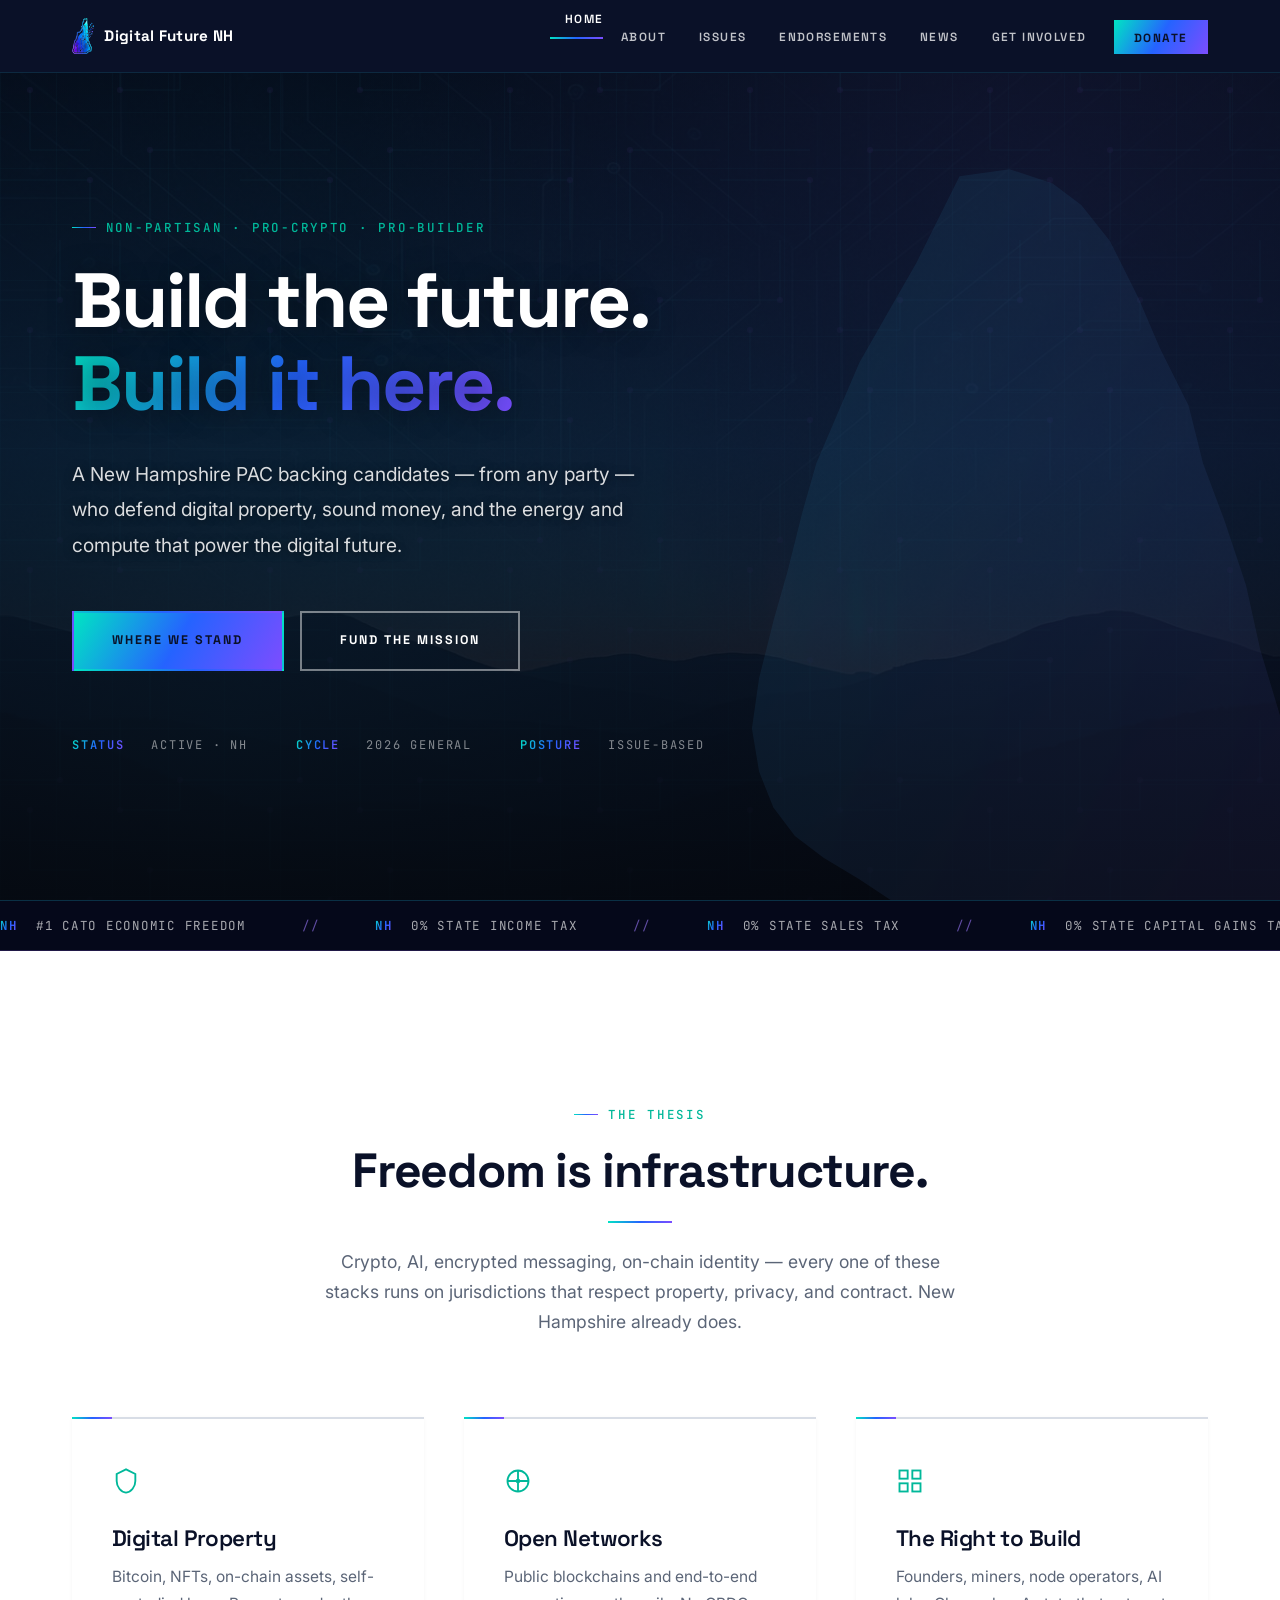
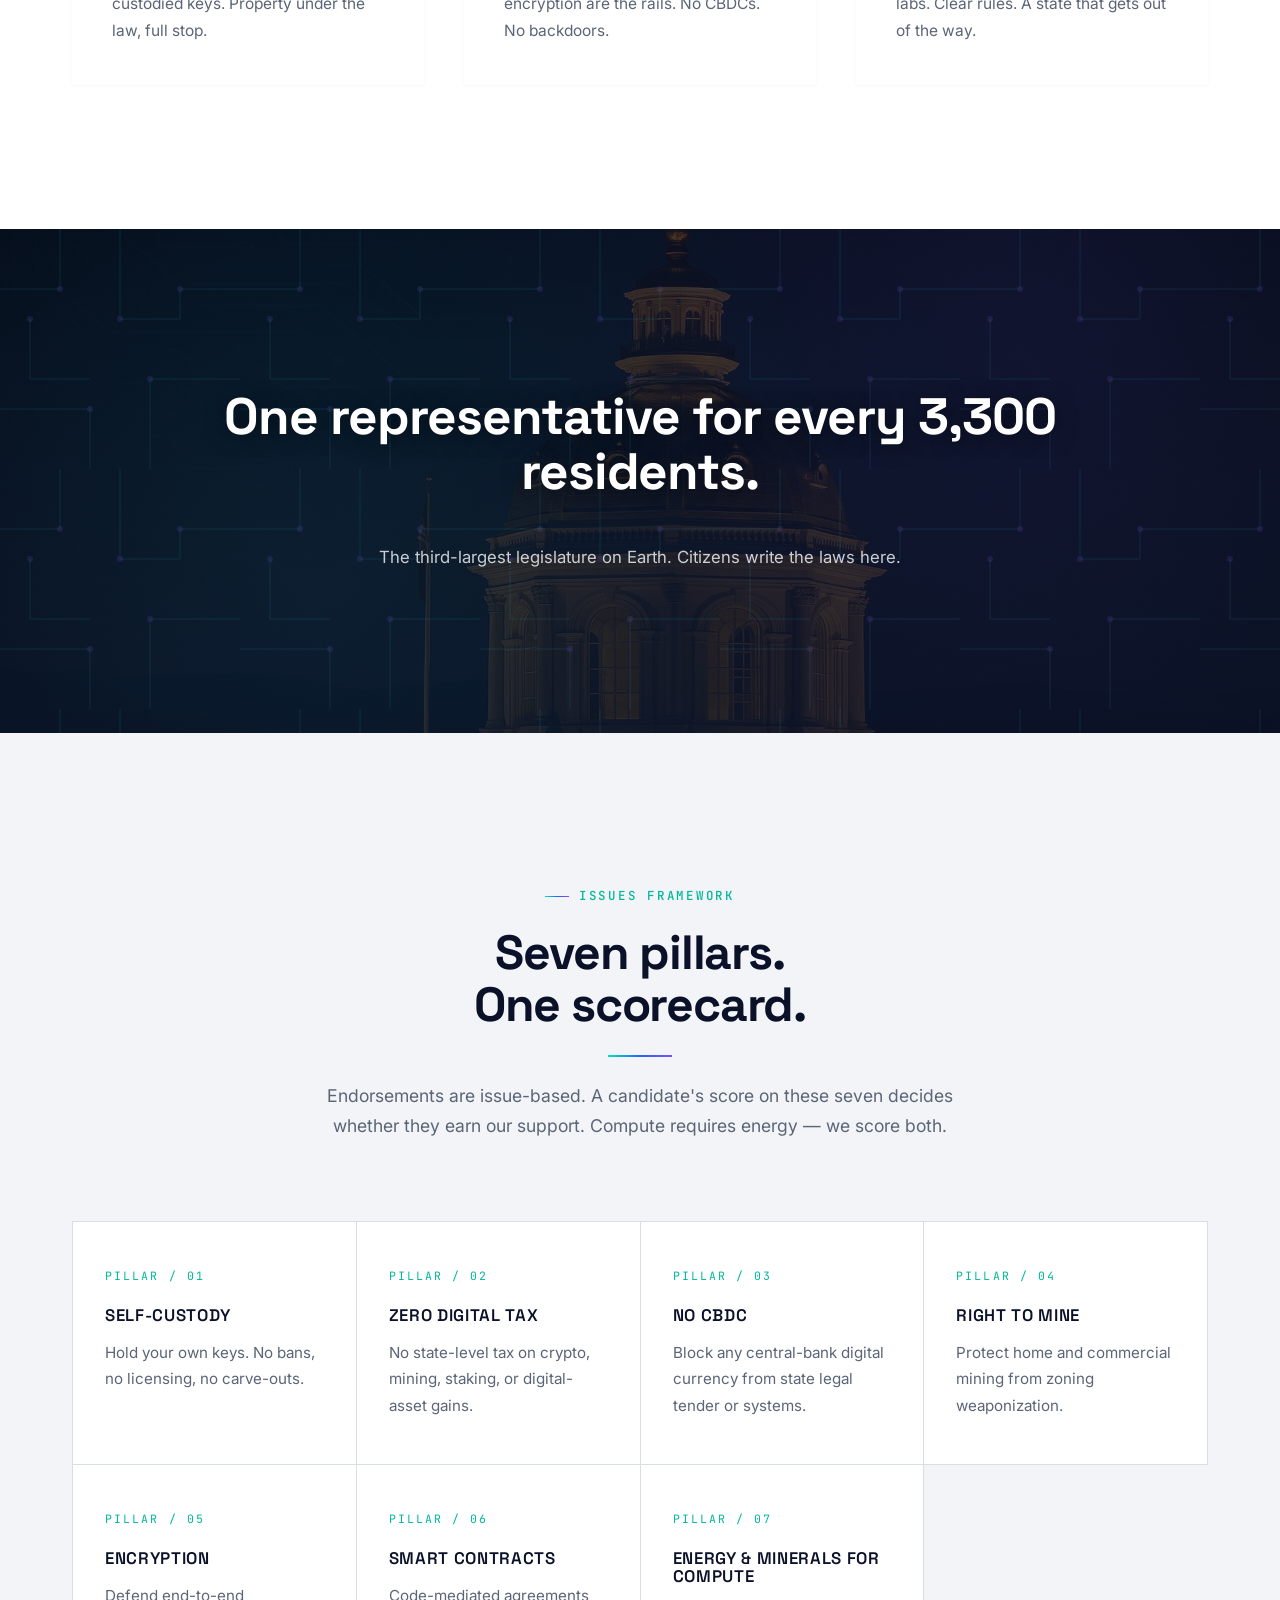
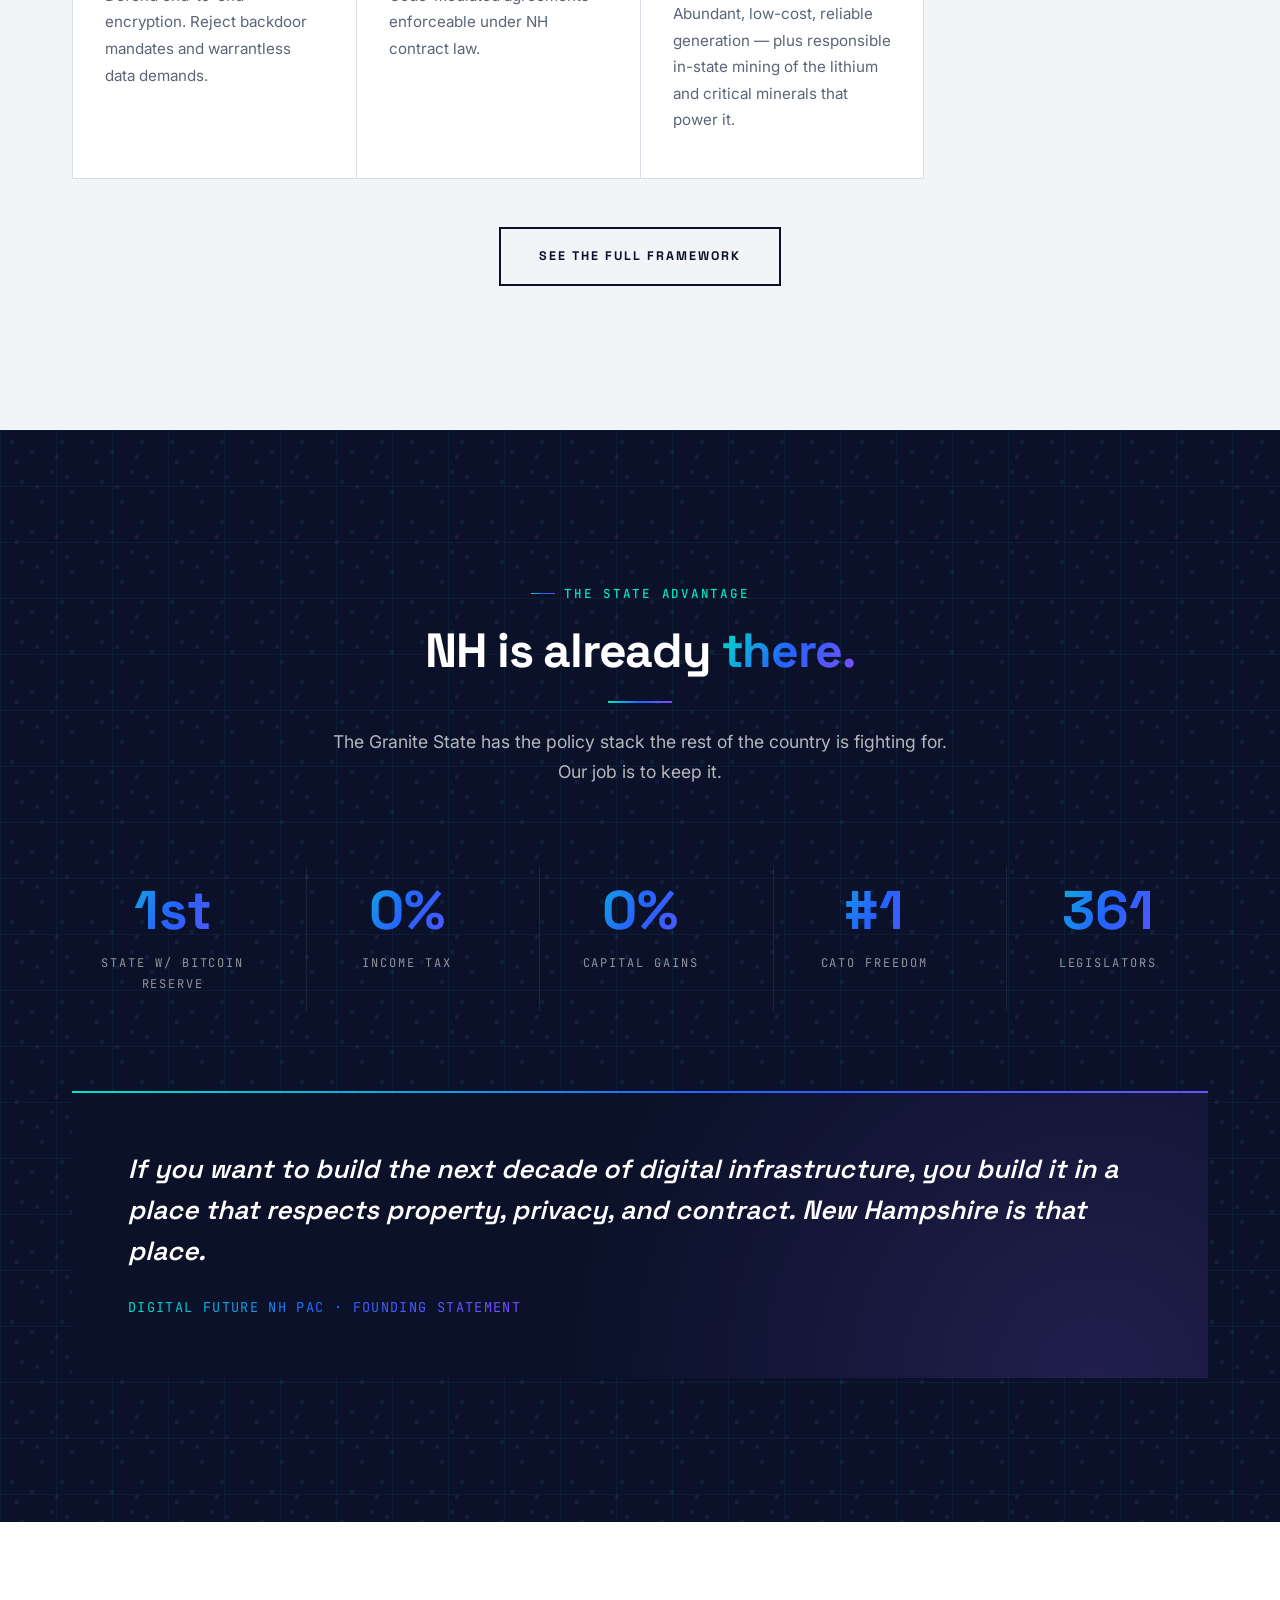
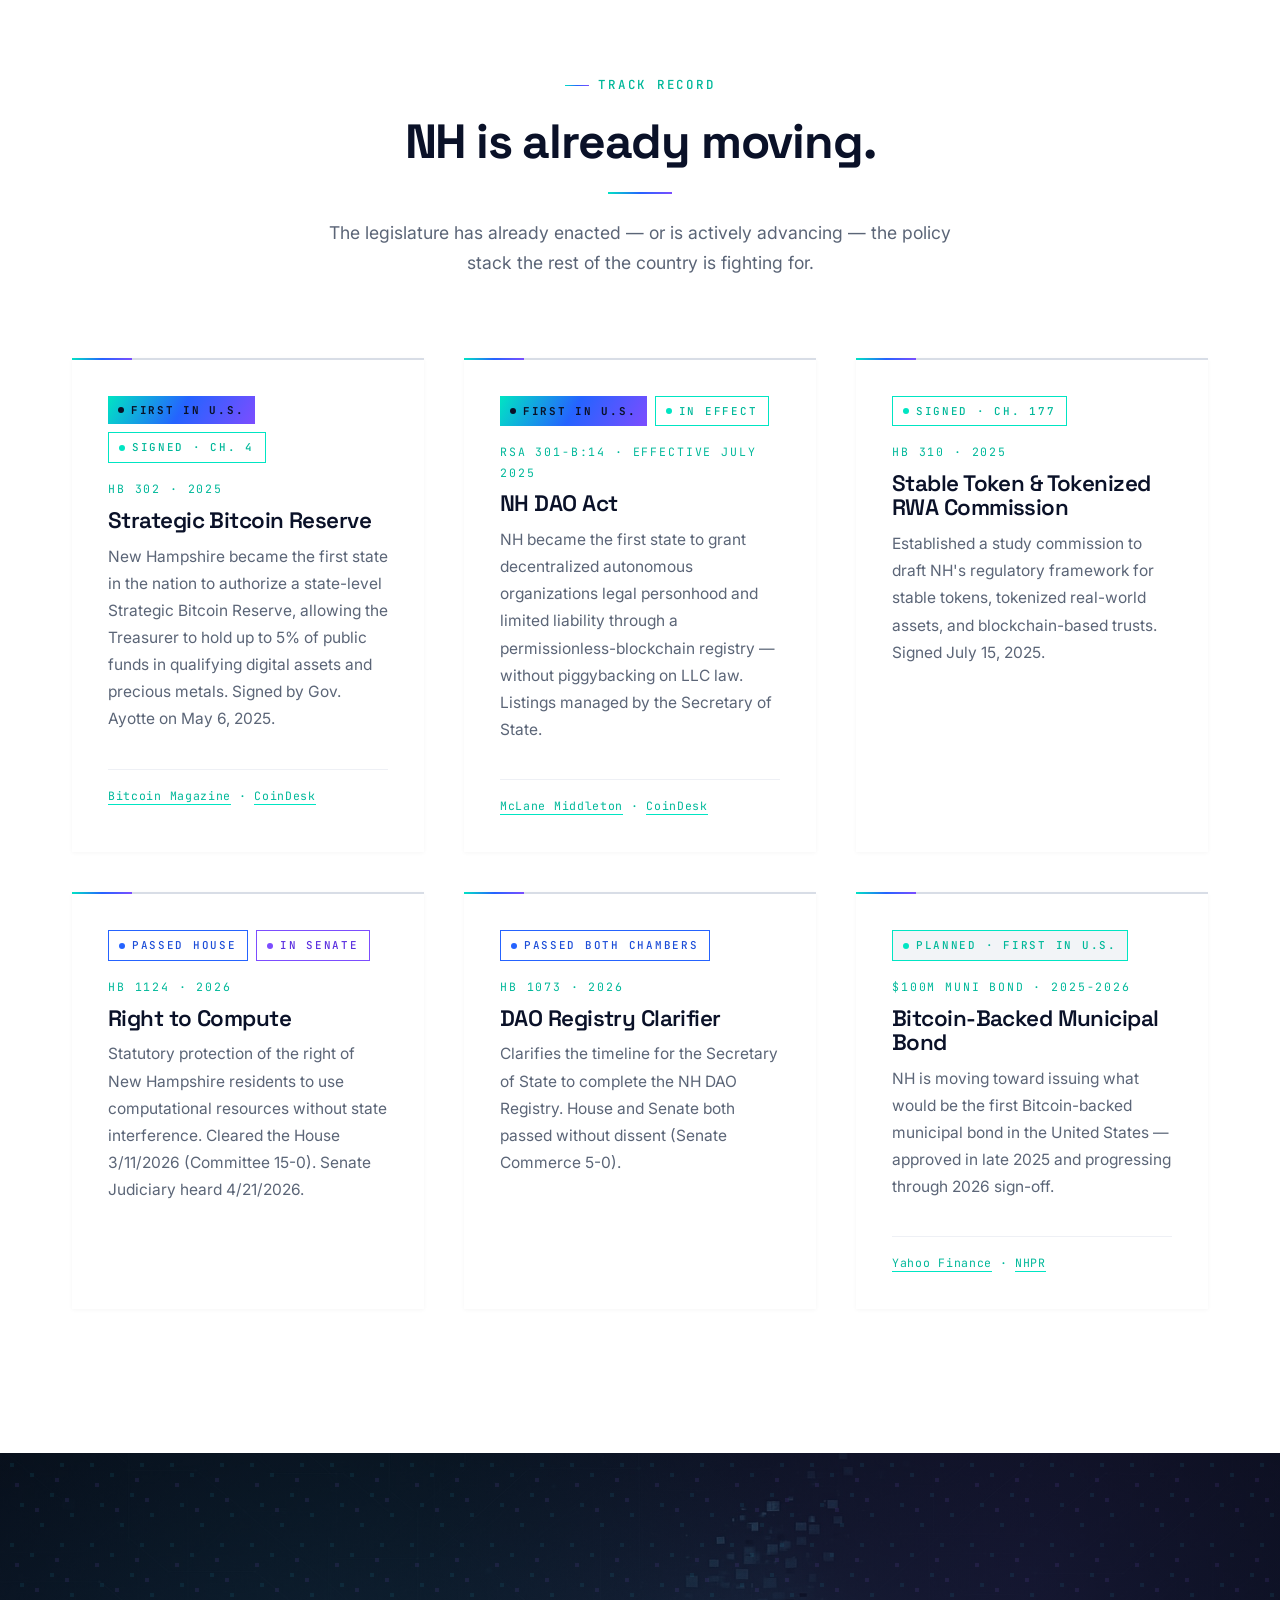
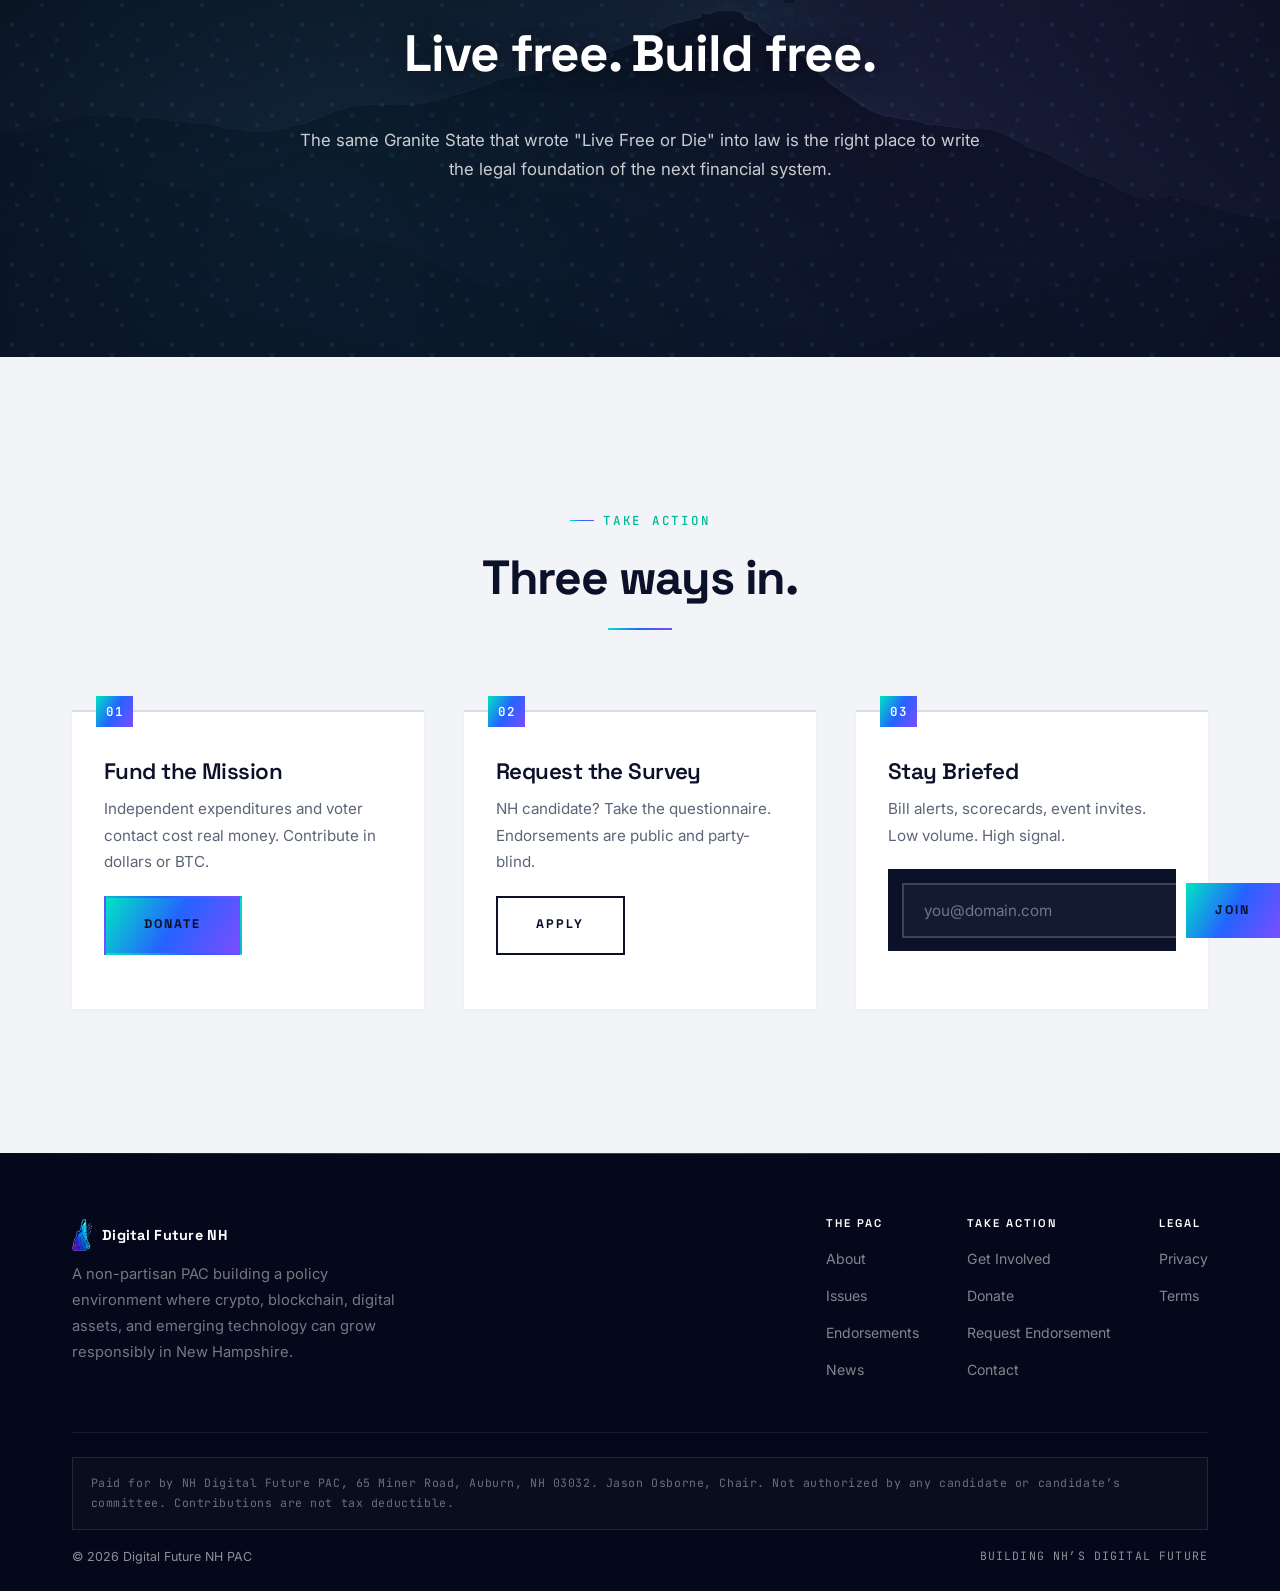
<file: index.html>
<!DOCTYPE html>
<html lang="en">
<head>
  <meta charset="UTF-8">
  <meta name="viewport" content="width=device-width, initial-scale=1.0">
  <title>Digital Future NH PAC — Building New Hampshire's Digital Future</title>
  <meta name="description" content="A non-partisan New Hampshire PAC supporting candidates who back digital property, sound money, and the energy and compute that power the digital future. Granite-made. Future-built.">
  <meta name="theme-color" content="#0a1224">
  <meta property="og:title" content="Digital Future NH PAC">
  <meta property="og:description" content="Non-partisan. Pro-crypto. Pro-builder. Backing NH candidates &mdash; from any party &mdash; who defend digital property and the right to build the future.">
  <meta property="og:image" content="https://digitalfuturenh.com/images/og-home.jpg">
  <meta property="og:image:width" content="1200">
  <meta property="og:image:height" content="630">
  <meta property="og:url" content="https://digitalfuturenh.com/">
  <meta property="og:type" content="website">
  <meta name="twitter:card" content="summary_large_image">
  <meta name="twitter:title" content="Digital Future NH PAC">
  <meta name="twitter:description" content="Non-partisan PAC backing NH candidates who defend digital property and the right to build the future.">
  <meta name="twitter:image" content="https://digitalfuturenh.com/images/og-home.jpg">
  <meta name="robots" content="index, follow">
  <link rel="canonical" href="https://digitalfuturenh.com/">
  <link rel="icon" href="/favicon.ico" sizes="any">
  <link rel="icon" type="image/png" sizes="32x32" href="/favicon.png?v=26">
  <link rel="apple-touch-icon" sizes="180x180" href="/apple-touch-icon.png?v=26">
  <link rel="preload" as="image" href="/images/hero-home.jpg" fetchpriority="high">
  <link rel="preconnect" href="https://fonts.googleapis.com">
  <link rel="preconnect" href="https://fonts.gstatic.com" crossorigin>
  <script type="application/ld+json">
  {
    "@context": "https://schema.org",
    "@type": "Organization",
    "name": "Digital Future NH PAC",
    "url": "https://digitalfuturenh.com",
    "logo": "https://digitalfuturenh.com/images/logo-icon.png",
    "description": "A non-partisan PAC building a policy environment where crypto, blockchain, digital assets, and emerging technology can grow responsibly in New Hampshire."
  }
  </script>
  <script type="application/ld+json">
  {
    "@context": "https://schema.org",
    "@type": "FAQPage",
    "mainEntity": [
      { "@type": "Question", "name": "Is Digital Future NH PAC partisan?", "acceptedAnswer": { "@type": "Answer", "text": "No. We are non-partisan. We endorse candidates from any party who defend digital property, sound money, and a light-touch regulatory environment for builders." } },
      { "@type": "Question", "name": "Why New Hampshire?", "acceptedAnswer": { "@type": "Answer", "text": "No state income tax. No state sales tax. No state capital gains tax. The first state in the nation to enact a Strategic Bitcoin Reserve law (HB 302, 2025). The first state to grant DAOs legal personhood through a permissionless-blockchain registry (RSA 301-B:14, effective July 2025)." } },
      { "@type": "Question", "name": "How are endorsements decided?", "acceptedAnswer": { "@type": "Answer", "text": "Public, party-blind scorecard against seven pillars: self-custody, zero tax on digital gains, no CBDC, right to mine and run nodes, encryption and privacy, smart-contract recognition, and affordable & reliable energy for compute." } }
    ]
  }
  </script>
  <link href="https://fonts.googleapis.com/css2?family=Inter:wght@400;500;600;700&family=JetBrains+Mono:wght@400;500;600&family=Space+Grotesk:wght@400;500;600;700&display=swap" rel="stylesheet" media="print" onload="this.media='all'">
  <noscript><link href="https://fonts.googleapis.com/css2?family=Inter:wght@400;500;600;700&family=JetBrains+Mono:wght@400;500;600&family=Space+Grotesk:wght@400;500;600;700&display=swap" rel="stylesheet"></noscript>
  <link rel="stylesheet" href="/css/style.css?v=26">
  <script src="/js/main.js?v=26" defer></script>
</head>
<body>
<div class="progress-bar"></div>

<nav class="nav">
  <div class="nav-inner">
    <a class="nav-brand" href="/"><span class="brand-mark"><img src="/images/logo-icon-color-trans.png" alt="Digital Future NH"></span><span class="brand-word"><b>Digital Future NH</b></span></a>
    <button class="nav-toggle" aria-label="Toggle menu"><span></span><span></span><span></span></button>
    <ul class="nav-links">
      <li><a href="/" class="on">Home</a></li>
      <li><a href="/about/">About</a></li>
      <li><a href="/issues/">Issues</a></li>
      <li><a href="/candidates/">Endorsements</a></li>
      <li><a href="/news/">News</a></li>
      <li><a href="/involved/">Get Involved</a></li>
      <li><a href="/involved/#donate" class="btn-nav">Donate</a></li>
    </ul>
  </div>
</nav>

<header class="hero">
  <div class="hero-bg" style="background-image:url('/images/hero-home.jpg')"></div>
  <div class="bg-grid"></div>
  <div class="bg-circuit"></div>
  <div class="hero-overlay"></div>
  <div class="hero-nh"><img src="/images/nh-silhouette.svg" alt=""></div>
  <div class="hero-content">
    <span class="overline">Non-partisan &middot; Pro-crypto &middot; Pro-builder</span>
    <h1>Build the future.<br><span class="accent">Build it here.</span></h1>
    <p class="hero-lead">A New Hampshire PAC backing candidates &mdash; from any party &mdash; who defend digital property, sound money, and the energy and compute that power the digital future.</p>
    <div class="hero-actions">
      <a href="/issues/" class="btn btn-grad">Where We Stand</a>
      <a href="/involved/#donate" class="btn btn-ghost">Fund the Mission</a>
    </div>
    <div class="hero-meta">
      <span><strong>STATUS</strong> &nbsp; Active &middot; NH</span>
      <span><strong>CYCLE</strong> &nbsp; 2026 General</span>
      <span><strong>POSTURE</strong> &nbsp; Issue-based</span>
    </div>
  </div>
</header>

<section class="ticker">
  <div class="ticker-track">
    <span><strong>NH</strong> #1 Cato Economic Freedom</span><span class="sep">//</span>
    <span><strong>NH</strong> 0% State Income Tax</span><span class="sep">//</span>
    <span><strong>NH</strong> 0% State Sales Tax</span><span class="sep">//</span>
    <span><strong>NH</strong> 0% State Capital Gains Tax</span><span class="sep">//</span>
    <span><strong>HB 302</strong> Strategic Bitcoin Reserve</span><span class="sep">//</span>
    <span><strong>400</strong> Citizen Legislators</span><span class="sep">//</span>
    <span><strong>NH</strong> #1 Cato Economic Freedom</span><span class="sep">//</span>
    <span><strong>NH</strong> 0% State Income Tax</span><span class="sep">//</span>
    <span><strong>NH</strong> 0% State Sales Tax</span><span class="sep">//</span>
    <span><strong>NH</strong> 0% State Capital Gains Tax</span><span class="sep">//</span>
    <span><strong>HB 302</strong> Strategic Bitcoin Reserve</span><span class="sep">//</span>
    <span><strong>400</strong> Citizen Legislators</span><span class="sep">//</span>
  </div>
</section>

<section class="sec" id="thesis">
  <div class="wrap">
    <div class="sec-header reveal">
      <span class="overline">The Thesis</span>
      <h2>Freedom is infrastructure.</h2>
      <p>Crypto, AI, encrypted messaging, on-chain identity &mdash; every one of these stacks runs on jurisdictions that respect property, privacy, and contract. New Hampshire already does.</p>
    </div>

    <div class="grid grid-3 stagger reveal">
      <article class="card">
        <div class="card-icon">
          <svg viewBox="0 0 24 24" fill="none" stroke="currentColor" stroke-width="1.6"><path d="M12 2 L4 6v6c0 5 3.5 9.4 8 10 4.5-.6 8-5 8-10V6z"/></svg>
        </div>
        <h3>Digital Property</h3>
        <p>Bitcoin, NFTs, on-chain assets, self-custodied keys. Property under the law, full stop.</p>
      </article>
      <article class="card">
        <div class="card-icon">
          <svg viewBox="0 0 24 24" fill="none" stroke="currentColor" stroke-width="1.6"><circle cx="12" cy="12" r="9"/><path d="M3 12h18M12 3v18"/><circle cx="12" cy="12" r="2" fill="currentColor" stroke="none"/></svg>
        </div>
        <h3>Open Networks</h3>
        <p>Public blockchains and end-to-end encryption are the rails. No CBDCs. No backdoors.</p>
      </article>
      <article class="card">
        <div class="card-icon">
          <svg viewBox="0 0 24 24" fill="none" stroke="currentColor" stroke-width="1.6"><rect x="3" y="3" width="7" height="7"/><rect x="14" y="3" width="7" height="7"/><rect x="3" y="14" width="7" height="7"/><rect x="14" y="14" width="7" height="7"/></svg>
        </div>
        <h3>The Right to Build</h3>
        <p>Founders, miners, node operators, AI labs. Clear rules. A state that gets out of the way.</p>
      </article>
    </div>
  </div>
</section>

<section class="photo-break reveal">
  <div class="photo-break-bg" style="background-image:url('/images/break-statehouse.jpg')"></div>
  <div class="photo-break-overlay"></div>
  <div class="bg-circuit"></div>
  <div class="photo-break-text">
    <h2>One representative for every 3,300 residents.</h2>
    <p>The third-largest legislature on Earth. Citizens write the laws here.</p>
  </div>
</section>

<section class="sec sec-alt" id="pillars">
  <div class="wrap">
    <div class="sec-header reveal">
      <span class="overline">Issues Framework</span>
      <h2>Seven pillars.<br>One scorecard.</h2>
      <p>Endorsements are issue-based. A candidate's score on these seven decides whether they earn our support. Compute requires energy &mdash; we score both.</p>
    </div>

    <div class="pillars reveal stagger">
      <div class="pillar">
        <div class="pillar-num">PILLAR / 01</div>
        <h3>Self-Custody</h3>
        <p>Hold your own keys. No bans, no licensing, no carve-outs.</p>
      </div>
      <div class="pillar">
        <div class="pillar-num">PILLAR / 02</div>
        <h3>Zero Digital Tax</h3>
        <p>No state-level tax on crypto, mining, staking, or digital-asset gains.</p>
      </div>
      <div class="pillar">
        <div class="pillar-num">PILLAR / 03</div>
        <h3>No CBDC</h3>
        <p>Block any central-bank digital currency from state legal tender or systems.</p>
      </div>
      <div class="pillar">
        <div class="pillar-num">PILLAR / 04</div>
        <h3>Right to Mine</h3>
        <p>Protect home and commercial mining from zoning weaponization.</p>
      </div>
      <div class="pillar">
        <div class="pillar-num">PILLAR / 05</div>
        <h3>Encryption</h3>
        <p>Defend end-to-end encryption. Reject backdoor mandates and warrantless data demands.</p>
      </div>
      <div class="pillar">
        <div class="pillar-num">PILLAR / 06</div>
        <h3>Smart Contracts</h3>
        <p>Code-mediated agreements enforceable under NH contract law.</p>
      </div>
      <div class="pillar">
        <div class="pillar-num">PILLAR / 07</div>
        <h3>Energy &amp; Minerals for Compute</h3>
        <p>Abundant, low-cost, reliable generation &mdash; plus responsible in-state mining of the lithium and critical minerals that power it.</p>
      </div>
    </div>

    <p style="margin-top:3rem;text-align:center"><a href="/issues/" class="btn btn-outline">See the Full Framework</a></p>
  </div>
</section>

<section class="sec sec-dark" id="why-nh">
  <div class="bg-grid"></div>
  <div class="bg-pixels"></div>
  <div class="wrap">
    <div class="sec-header reveal">
      <span class="overline">The State Advantage</span>
      <h2>NH is already <span class="accent">there.</span></h2>
      <p>The Granite State has the policy stack the rest of the country is fighting for. Our job is to keep it.</p>
    </div>

    <div class="stat-row reveal">
      <div class="stat-item"><div class="stat-num">1st</div><div class="stat-label">State w/ Bitcoin Reserve</div></div>
      <div class="stat-item"><div class="stat-num" data-count="0" data-suf="%">0%</div><div class="stat-label">Income Tax</div></div>
      <div class="stat-item"><div class="stat-num" data-count="0" data-suf="%">0%</div><div class="stat-label">Capital Gains</div></div>
      <div class="stat-item"><div class="stat-num" data-pre="#" data-count="1">#1</div><div class="stat-label">Cato Freedom</div></div>
      <div class="stat-item"><div class="stat-num" data-count="400">400</div><div class="stat-label">Legislators</div></div>
    </div>

    <div class="callout reveal" style="margin-top:5rem">
      <blockquote>
        If you want to build the next decade of digital infrastructure, you build it in a place that respects property, privacy, and contract. New Hampshire is that place.
      </blockquote>
      <cite>Digital Future NH PAC &middot; Founding Statement</cite>
    </div>
  </div>
</section>

<section class="sec" id="record">
  <div class="wrap">
    <div class="sec-header reveal">
      <span class="overline">Track Record</span>
      <h2>NH is already moving.</h2>
      <p>The legislature has already enacted &mdash; or is actively advancing &mdash; the policy stack the rest of the country is fighting for.</p>
    </div>

    <div class="grid grid-3 stagger reveal">

      <article class="tr-card">
        <div class="tr-chips">
          <span class="chip chip-first">First in U.S.</span>
          <span class="chip chip-signed">Signed &middot; Ch. 4</span>
        </div>
        <p class="billno">HB 302 &middot; 2025</p>
        <h3>Strategic Bitcoin Reserve</h3>
        <p>New Hampshire became the first state in the nation to authorize a state-level Strategic Bitcoin Reserve, allowing the Treasurer to hold up to 5% of public funds in qualifying digital assets and precious metals. Signed by Gov. Ayotte on May 6, 2025.</p>
        <div class="src"><a href="https://bitcoinmagazine.com/news/new-hampshire-becomes-first-state-to-pass-strategic-bitcoin-reserve-bill-into-law" target="_blank" rel="noopener">Bitcoin Magazine</a> &middot; <a href="https://www.coindesk.com/policy/2025/05/06/new-hampshire-becomes-first-state-to-approve-crypto-reserve-law" target="_blank" rel="noopener">CoinDesk</a></div>
      </article>

      <article class="tr-card">
        <div class="tr-chips">
          <span class="chip chip-first">First in U.S.</span>
          <span class="chip chip-signed">In effect</span>
        </div>
        <p class="billno">RSA 301-B:14 &middot; Effective July 2025</p>
        <h3>NH DAO Act</h3>
        <p>NH became the first state to grant decentralized autonomous organizations legal personhood and limited liability through a permissionless-blockchain registry &mdash; without piggybacking on LLC law. Listings managed by the Secretary of State.</p>
        <div class="src"><a href="https://www.mclane.com/insights/the-rise-of-decentralized-autonomous-organizations-in-new-hampshire/" target="_blank" rel="noopener">McLane Middleton</a> &middot; <a href="https://www.coindesk.com/opinion/2024/03/26/new-hampshire-has-a-better-approach-to-daos" target="_blank" rel="noopener">CoinDesk</a></div>
      </article>

      <article class="tr-card">
        <div class="tr-chips">
          <span class="chip chip-signed">Signed &middot; Ch. 177</span>
        </div>
        <p class="billno">HB 310 &middot; 2025</p>
        <h3>Stable Token &amp; Tokenized RWA Commission</h3>
        <p>Established a study commission to draft NH's regulatory framework for stable tokens, tokenized real-world assets, and blockchain-based trusts. Signed July 15, 2025.</p>
      </article>

      <article class="tr-card">
        <div class="tr-chips">
          <span class="chip chip-passed">Passed House</span>
          <span class="chip chip-progress">In Senate</span>
        </div>
        <p class="billno">HB 1124 &middot; 2026</p>
        <h3>Right to Compute</h3>
        <p>Statutory protection of the right of New Hampshire residents to use computational resources without state interference. Cleared the House 3/11/2026 (Committee 15-0). Senate Judiciary heard 4/21/2026.</p>
      </article>

      <article class="tr-card">
        <div class="tr-chips">
          <span class="chip chip-passed">Passed both chambers</span>
        </div>
        <p class="billno">HB 1073 &middot; 2026</p>
        <h3>DAO Registry Clarifier</h3>
        <p>Clarifies the timeline for the Secretary of State to complete the NH DAO Registry. House and Senate both passed without dissent (Senate Commerce 5-0).</p>
      </article>

      <article class="tr-card">
        <div class="tr-chips">
          <span class="chip chip-planned">Planned &middot; First in U.S.</span>
        </div>
        <p class="billno">$100M Muni Bond &middot; 2025-2026</p>
        <h3>Bitcoin-Backed Municipal Bond</h3>
        <p>NH is moving toward issuing what would be the first Bitcoin-backed municipal bond in the United States &mdash; approved in late 2025 and progressing through 2026 sign-off.</p>
        <div class="src"><a href="https://finance.yahoo.com/markets/crypto/articles/hampshire-plans-100m-bitcoin-backed-083438443.html" target="_blank" rel="noopener">Yahoo Finance</a> &middot; <a href="https://www.nhpr.org/nh-news/2025-05-13/bitcoin-boosters-push-to-make-new-hampshire-the-granite-cradle-of-crypto" target="_blank" rel="noopener">NHPR</a></div>
      </article>

    </div>
  </div>
</section>

<section class="photo-break reveal">
  <div class="photo-break-bg" style="background-image:url('/images/break-mountains.jpg')"></div>
  <div class="photo-break-overlay"></div>
  <div class="bg-pixels"></div>
  <div class="photo-break-text">
    <h2>Live free. Build free.</h2>
    <p>The same Granite State that wrote "Live Free or Die" into law is the right place to write the legal foundation of the next financial system.</p>
  </div>
</section>

<section class="sec sec-alt" id="action">
  <div class="wrap">
    <div class="sec-header reveal">
      <span class="overline">Take Action</span>
      <h2>Three ways in.</h2>
    </div>

    <div class="steps reveal stagger">
      <div class="step">
        <h3>Fund the Mission</h3>
        <p>Independent expenditures and voter contact cost real money. Contribute in dollars or BTC.</p>
        <p style="margin-top:1.25rem"><a href="/involved/#donate" class="btn btn-grad">Donate</a></p>
      </div>
      <div class="step">
        <h3>Request the Survey</h3>
        <p>NH candidate? Take the questionnaire. Endorsements are public and party-blind.</p>
        <p style="margin-top:1.25rem"><a href="/involved/#endorsement" class="btn btn-outline">Apply</a></p>
      </div>
      <div class="step">
        <h3>Stay Briefed</h3>
        <p>Bill alerts, scorecards, event invites. Low volume. High signal.</p>
        <form class="signup-form" data-signup style="margin-top:1.25rem;background:var(--navy);padding:.85rem">
          <input type="email" placeholder="you@domain.com" required>
          <button type="submit">Join</button>
        </form>
        <div class="signup-msg"></div>
      </div>
    </div>
  </div>
</section>

<footer class="footer">
  <div class="wrap">
    <div class="footer-inner">
      <div class="footer-brand">
        <a class="nav-brand" href="/"><span class="brand-mark"><img src="/images/logo-icon-color-trans.png" alt="Digital Future NH"></span><span class="brand-word"><b>Digital Future NH</b></span></a>
        <p>A non-partisan PAC building a policy environment where crypto, blockchain, digital assets, and emerging technology can grow responsibly in New Hampshire.</p>
      </div>
      <nav class="footer-nav">
        <div class="footer-col"><h4>The PAC</h4><ul><li><a href="/about/">About</a></li><li><a href="/issues/">Issues</a></li><li><a href="/candidates/">Endorsements</a></li><li><a href="/news/">News</a></li></ul></div>
        <div class="footer-col"><h4>Take Action</h4><ul><li><a href="/involved/">Get Involved</a></li><li><a href="/involved/#donate">Donate</a></li><li><a href="/involved/#endorsement">Request Endorsement</a></li><li><a href="/involved/#contact">Contact</a></li></ul></div>
        <div class="footer-col"><h4>Legal</h4><ul><li><a href="/privacy/">Privacy</a></li><li><a href="/terms/">Terms</a></li></ul></div>
      </nav>
    </div>
    <div class="footer-disclaimer">Paid for by NH Digital Future PAC, 65 Miner Road, Auburn, NH 03032. Jason Osborne, Chair. Not authorized by any candidate or candidate&rsquo;s committee. Contributions are not tax deductible.</div>
    <div class="footer-bottom" style="margin-top:1rem"><span>&copy; <span id="yr">2026</span> Digital Future NH PAC</span><span style="font-family:var(--font-mono);letter-spacing:.1em;text-transform:uppercase;font-size:.72rem">Building NH&rsquo;s Digital Future</span></div>
  </div>
</footer>
<script>document.getElementById('yr').textContent = new Date().getFullYear();</script>
</body>
</html>
</file>
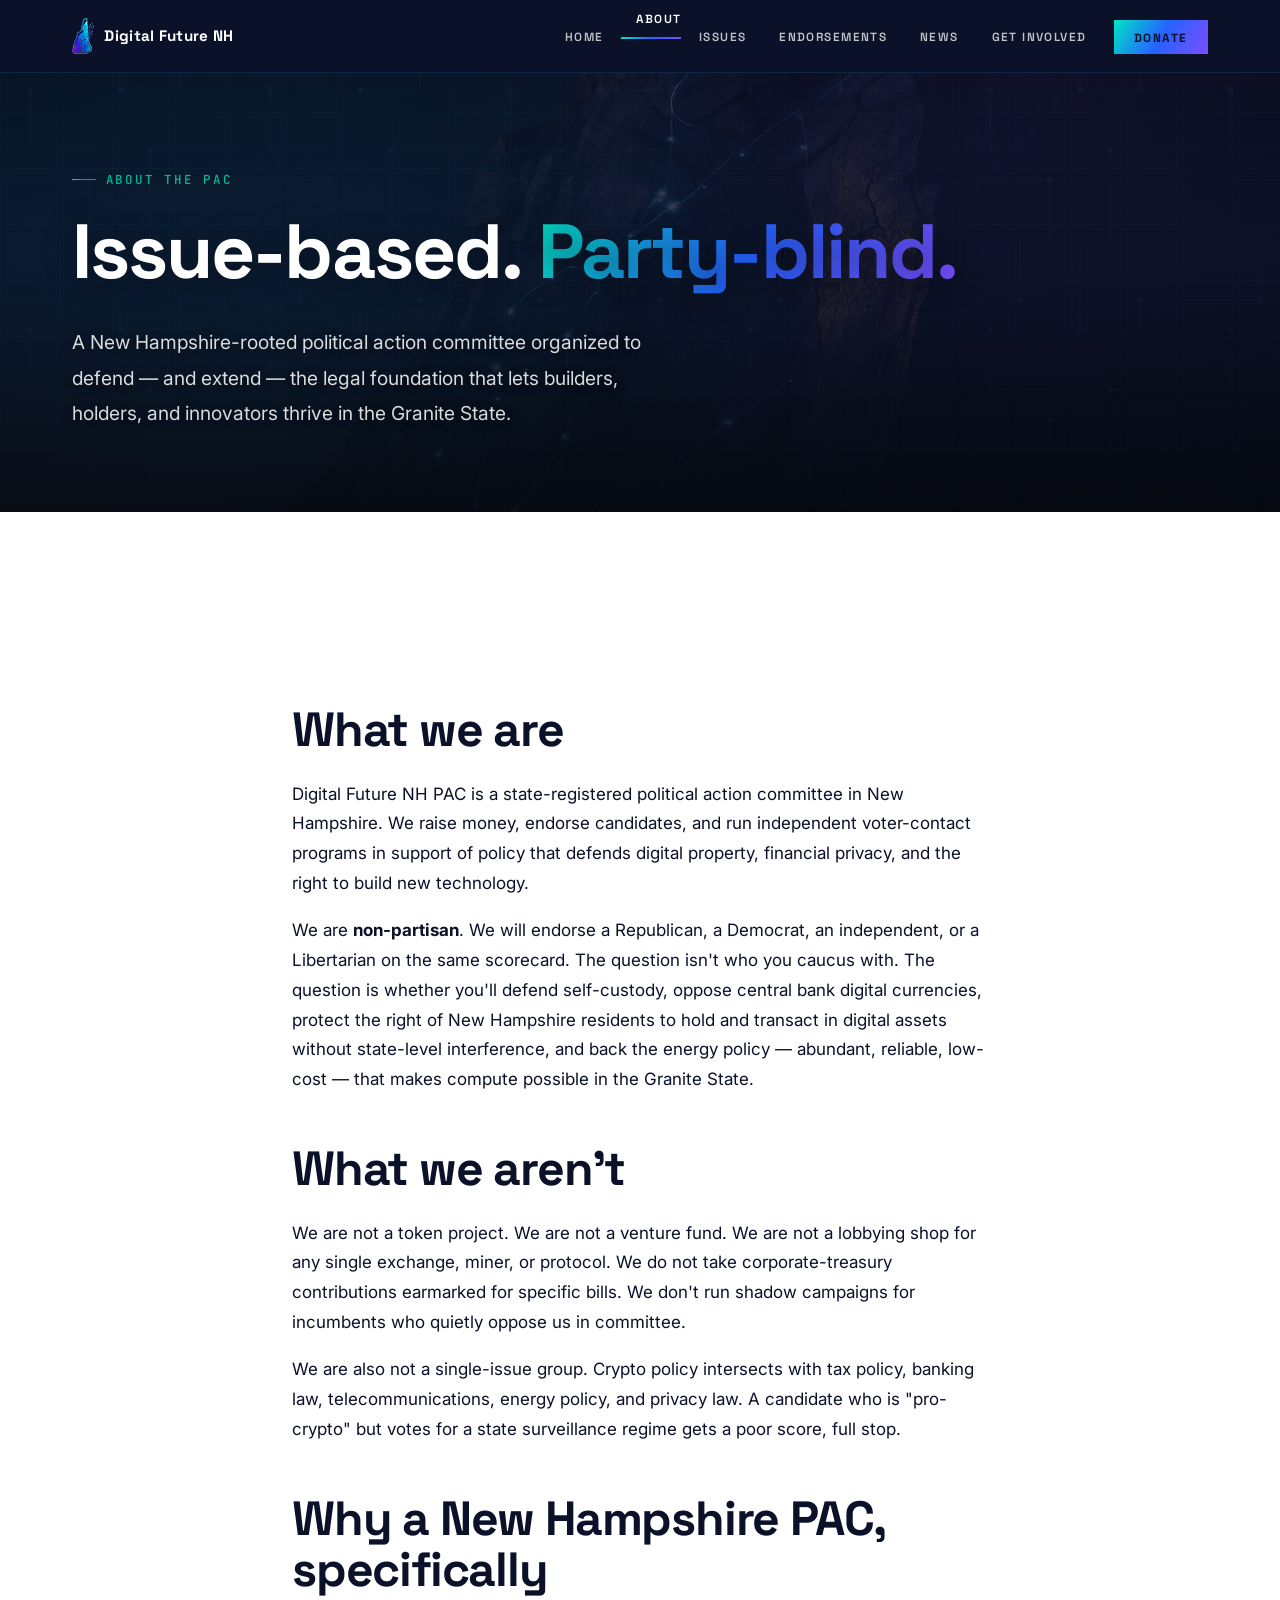
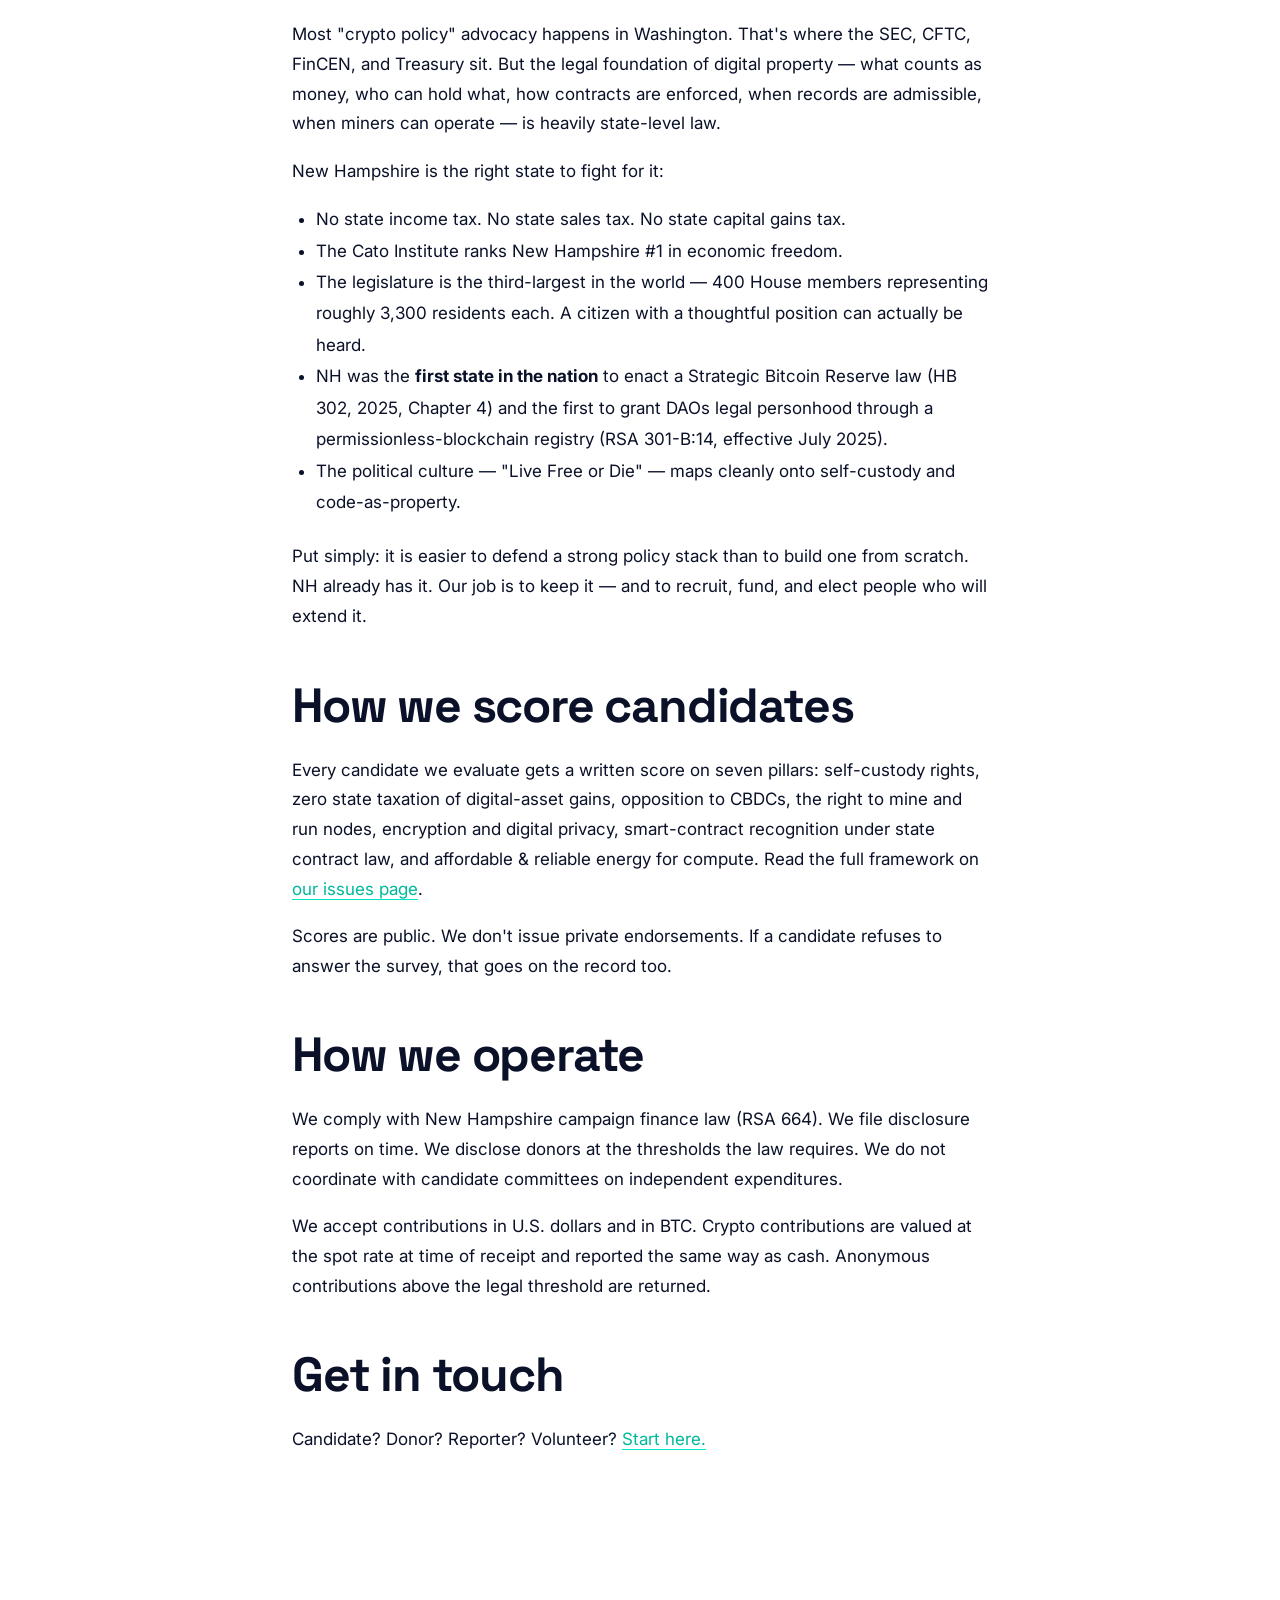
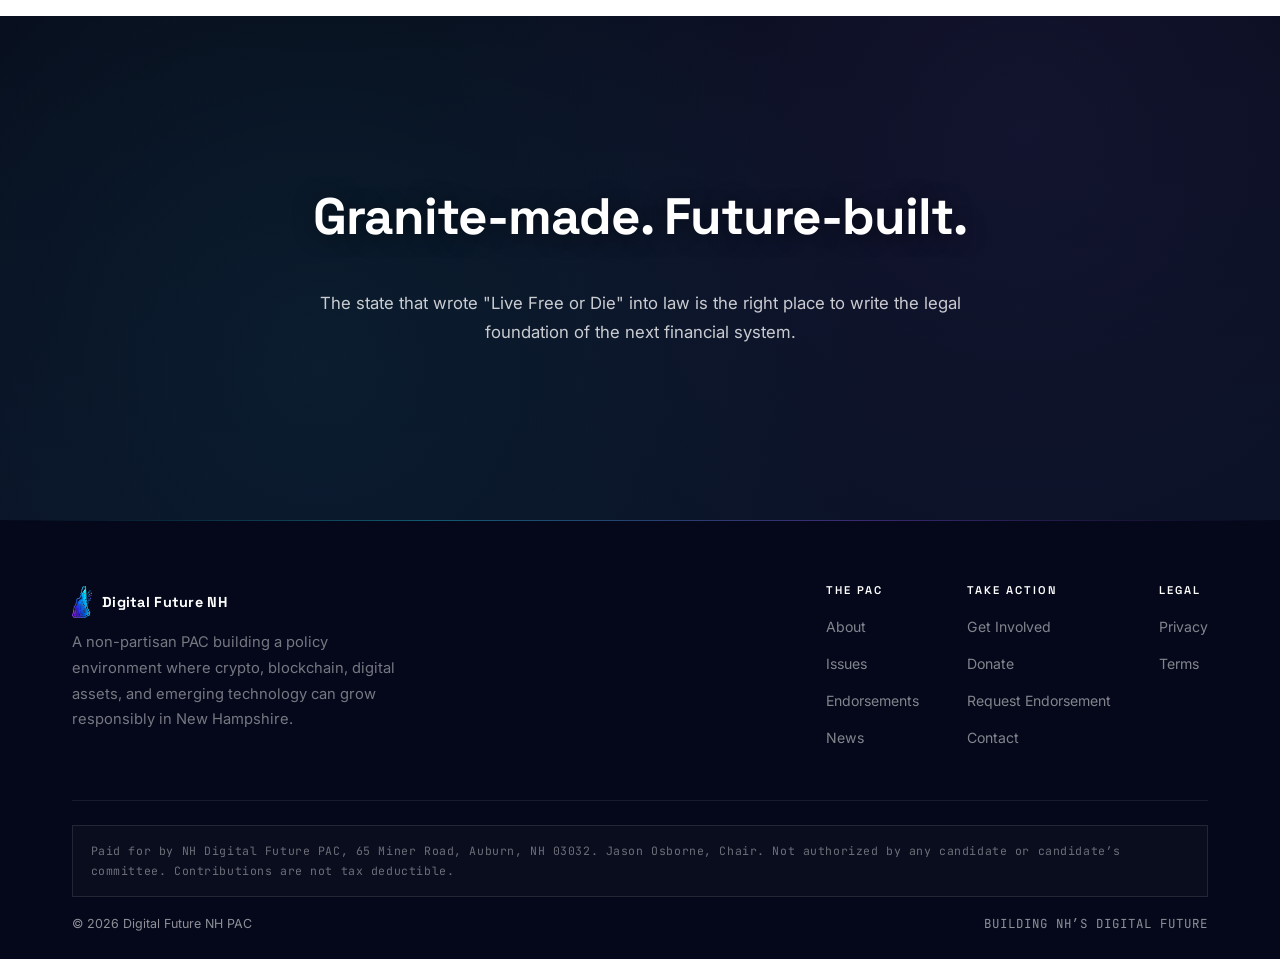
<file: about/index.html>
<!DOCTYPE html>
<html lang="en">
<head>
  <meta charset="UTF-8">
  <meta name="viewport" content="width=device-width, initial-scale=1.0">
  <title>About — Digital Future NH PAC</title>
  <meta name="description" content="Why a non-partisan, pro-crypto PAC in New Hampshire — and what we are (and aren't) trying to do.">
  <meta name="theme-color" content="#0a1224">
  <meta property="og:title" content="About — Digital Future NH PAC">
  <meta property="og:description" content="A non-partisan PAC backing NH candidates who defend digital property and the right to build the future.">
  <meta property="og:image" content="https://digitalfuturenh.com/images/og-about.jpg">
  <meta property="og:image:width" content="1200">
  <meta property="og:image:height" content="630">
  <meta property="og:url" content="https://digitalfuturenh.com/about/">
  <meta property="og:type" content="website">
  <meta name="twitter:card" content="summary_large_image">
  <meta name="twitter:title" content="About — Digital Future NH PAC">
  <meta name="twitter:description" content="Why we're building a non-partisan PAC for NH's digital future.">
  <meta name="twitter:image" content="https://digitalfuturenh.com/images/og-about.jpg">
  <meta name="robots" content="index, follow">
  <link rel="canonical" href="https://digitalfuturenh.com/about/">
  <link rel="icon" href="/favicon.ico" sizes="any">
  <link rel="icon" type="image/png" sizes="32x32" href="/favicon.png?v=26">
  <link rel="apple-touch-icon" sizes="180x180" href="/apple-touch-icon.png?v=26">
  <link rel="preconnect" href="https://fonts.googleapis.com">
  <link rel="preconnect" href="https://fonts.gstatic.com" crossorigin>
  <link href="https://fonts.googleapis.com/css2?family=Inter:wght@400;500;600;700&family=JetBrains+Mono:wght@400;500;600&family=Space+Grotesk:wght@400;500;600;700&display=swap" rel="stylesheet" media="print" onload="this.media='all'">
  <noscript><link href="https://fonts.googleapis.com/css2?family=Inter:wght@400;500;600;700&family=JetBrains+Mono:wght@400;500;600&family=Space+Grotesk:wght@400;500;600;700&display=swap" rel="stylesheet"></noscript>
  <link rel="stylesheet" href="/css/style.css?v=26">
  <script src="/js/main.js?v=26" defer></script>
</head>
<body>
<div class="progress-bar"></div>

<nav class="nav">
  <div class="nav-inner">
    <a class="nav-brand" href="/"><span class="brand-mark"><img src="/images/logo-icon-color-trans.png" alt="Digital Future NH"></span><span class="brand-word"><b>Digital Future NH</b></span></a>
    <button class="nav-toggle" aria-label="Toggle menu"><span></span><span></span><span></span></button>
    <ul class="nav-links">
      <li><a href="/">Home</a></li>
      <li><a href="/about/" class="on">About</a></li>
      <li><a href="/issues/">Issues</a></li>
      <li><a href="/candidates/">Endorsements</a></li>
      <li><a href="/news/">News</a></li>
      <li><a href="/involved/">Get Involved</a></li>
      <li><a href="/involved/#donate" class="btn-nav">Donate</a></li>
    </ul>
  </div>
</nav>

<header class="hero hero-sub">
  <div class="hero-bg" style="background-image:url('/images/hero-about.jpg')"></div>
  <div class="bg-grid"></div>
  <div class="bg-circuit"></div>
  <div class="hero-overlay"></div>
  <div class="hero-content">
    <span class="overline">About the PAC</span>
    <h1>Issue-based. <span class="accent">Party-blind.</span></h1>
    <p class="hero-lead">A New Hampshire-rooted political action committee organized to defend &mdash; and extend &mdash; the legal foundation that lets builders, holders, and innovators thrive in the Granite State.</p>
  </div>
</header>

<section class="sec">
  <div class="wrap-sm">
    <article class="article-body reveal">
      <h2>What we are</h2>
      <p>Digital Future NH PAC is a state-registered political action committee in New Hampshire. We raise money, endorse candidates, and run independent voter-contact programs in support of policy that defends digital property, financial privacy, and the right to build new technology.</p>
      <p>We are <strong>non-partisan</strong>. We will endorse a Republican, a Democrat, an independent, or a Libertarian on the same scorecard. The question isn't who you caucus with. The question is whether you'll defend self-custody, oppose central bank digital currencies, protect the right of New Hampshire residents to hold and transact in digital assets without state-level interference, and back the energy policy &mdash; abundant, reliable, low-cost &mdash; that makes compute possible in the Granite State.</p>

      <h2>What we aren't</h2>
      <p>We are not a token project. We are not a venture fund. We are not a lobbying shop for any single exchange, miner, or protocol. We do not take corporate-treasury contributions earmarked for specific bills. We don't run shadow campaigns for incumbents who quietly oppose us in committee.</p>
      <p>We are also not a single-issue group. Crypto policy intersects with tax policy, banking law, telecommunications, energy policy, and privacy law. A candidate who is "pro-crypto" but votes for a state surveillance regime gets a poor score, full stop.</p>

      <h2>Why a New Hampshire PAC, specifically</h2>
      <p>Most "crypto policy" advocacy happens in Washington. That's where the SEC, CFTC, FinCEN, and Treasury sit. But the legal foundation of digital property &mdash; what counts as money, who can hold what, how contracts are enforced, when records are admissible, when miners can operate &mdash; is heavily state-level law.</p>
      <p>New Hampshire is the right state to fight for it:</p>
      <ul style="margin: 1rem 0 1.5rem 1.5rem; line-height: 1.85;">
        <li>No state income tax. No state sales tax. No state capital gains tax.</li>
        <li>The Cato Institute ranks New Hampshire #1 in economic freedom.</li>
        <li>The legislature is the third-largest in the world &mdash; 400 House members representing roughly 3,300 residents each. A citizen with a thoughtful position can actually be heard.</li>
        <li>NH was the <strong>first state in the nation</strong> to enact a Strategic Bitcoin Reserve law (HB 302, 2025, Chapter 4) and the first to grant DAOs legal personhood through a permissionless-blockchain registry (RSA 301-B:14, effective July 2025).</li>
        <li>The political culture &mdash; "Live Free or Die" &mdash; maps cleanly onto self-custody and code-as-property.</li>
      </ul>
      <p>Put simply: it is easier to defend a strong policy stack than to build one from scratch. NH already has it. Our job is to keep it &mdash; and to recruit, fund, and elect people who will extend it.</p>

      <h2>How we score candidates</h2>
      <p>Every candidate we evaluate gets a written score on seven pillars: self-custody rights, zero state taxation of digital-asset gains, opposition to CBDCs, the right to mine and run nodes, encryption and digital privacy, smart-contract recognition under state contract law, and affordable & reliable energy for compute. Read the full framework on <a href="/issues/">our issues page</a>.</p>
      <p>Scores are public. We don't issue private endorsements. If a candidate refuses to answer the survey, that goes on the record too.</p>

      <h2>How we operate</h2>
      <p>We comply with New Hampshire campaign finance law (RSA 664). We file disclosure reports on time. We disclose donors at the thresholds the law requires. We do not coordinate with candidate committees on independent expenditures.</p>
      <p>We accept contributions in U.S. dollars and in BTC. Crypto contributions are valued at the spot rate at time of receipt and reported the same way as cash. Anonymous contributions above the legal threshold are returned.</p>

      <h2>Get in touch</h2>
      <p>Candidate? Donor? Reporter? Volunteer? <a href="/involved/">Start here.</a></p>
    </article>
  </div>
</section>

<section class="photo-break">
  <div class="photo-break-bg" style="background-image:url('/images/break-mountains.jpg')"></div>
  <div class="photo-break-overlay"></div>
  <div class="photo-break-text">
    <h2>Granite-made. Future-built.</h2>
    <p>The state that wrote "Live Free or Die" into law is the right place to write the legal foundation of the next financial system.</p>
  </div>
</section>

<footer class="footer">
  <div class="wrap">
    <div class="footer-inner">
      <div class="footer-brand">
        <a class="nav-brand" href="/"><span class="brand-mark"><img src="/images/logo-icon-color-trans.png" alt="Digital Future NH"></span><span class="brand-word"><b>Digital Future NH</b></span></a>
        <p>A non-partisan PAC building a policy environment where crypto, blockchain, digital assets, and emerging technology can grow responsibly in New Hampshire.</p>
      </div>
      <nav class="footer-nav">
        <div class="footer-col"><h4>The PAC</h4><ul><li><a href="/about/">About</a></li><li><a href="/issues/">Issues</a></li><li><a href="/candidates/">Endorsements</a></li><li><a href="/news/">News</a></li></ul></div>
        <div class="footer-col"><h4>Take Action</h4><ul><li><a href="/involved/">Get Involved</a></li><li><a href="/involved/#donate">Donate</a></li><li><a href="/involved/#endorsement">Request Endorsement</a></li><li><a href="/involved/#contact">Contact</a></li></ul></div>
        <div class="footer-col"><h4>Legal</h4><ul><li><a href="/privacy/">Privacy</a></li><li><a href="/terms/">Terms</a></li></ul></div>
      </nav>
    </div>
    <div class="footer-disclaimer">Paid for by NH Digital Future PAC, 65 Miner Road, Auburn, NH 03032. Jason Osborne, Chair. Not authorized by any candidate or candidate&rsquo;s committee. Contributions are not tax deductible.</div>
    <div class="footer-bottom" style="margin-top:1rem"><span>&copy; <span id="yr">2026</span> Digital Future NH PAC</span><span style="font-family:var(--font-mono);letter-spacing:.08em">BUILDING NH&rsquo;S DIGITAL FUTURE</span></div>
  </div>
</footer>
<script>document.getElementById('yr').textContent = new Date().getFullYear();</script>
</body>
</html>
</file>
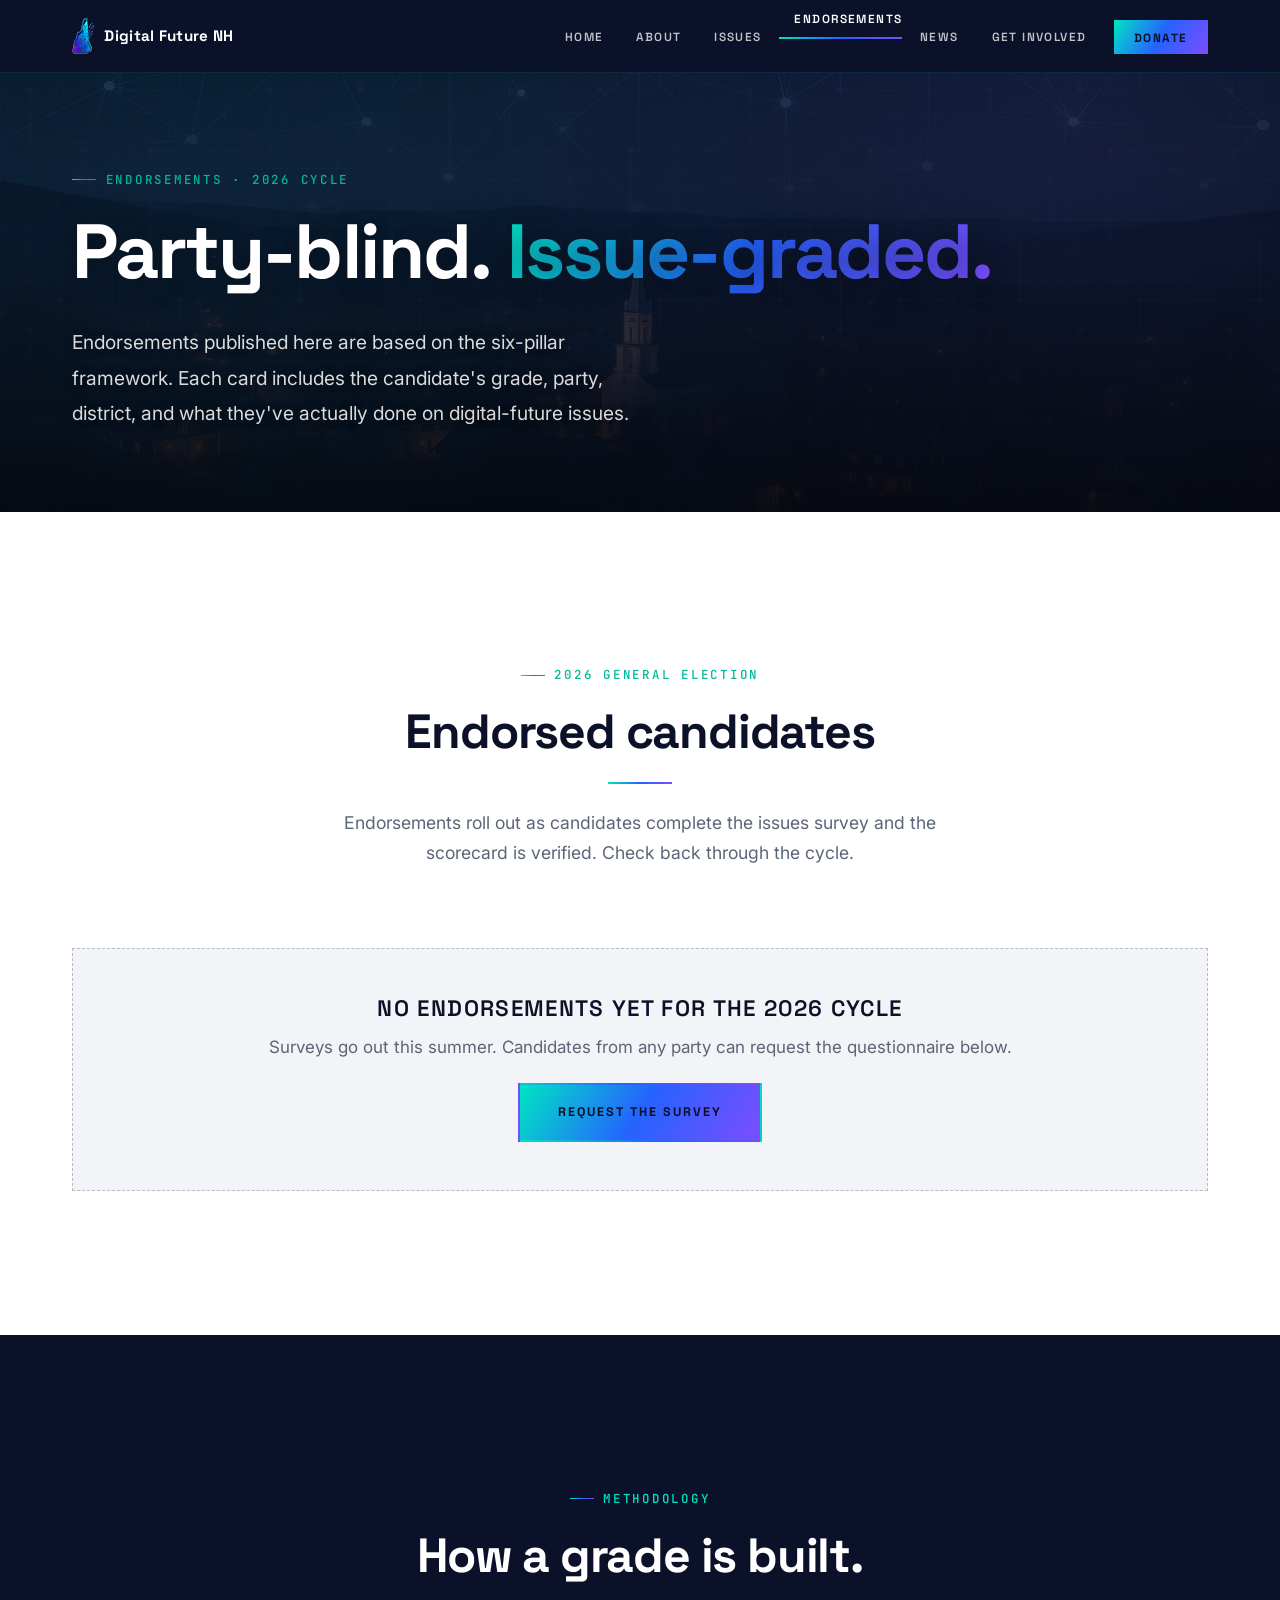
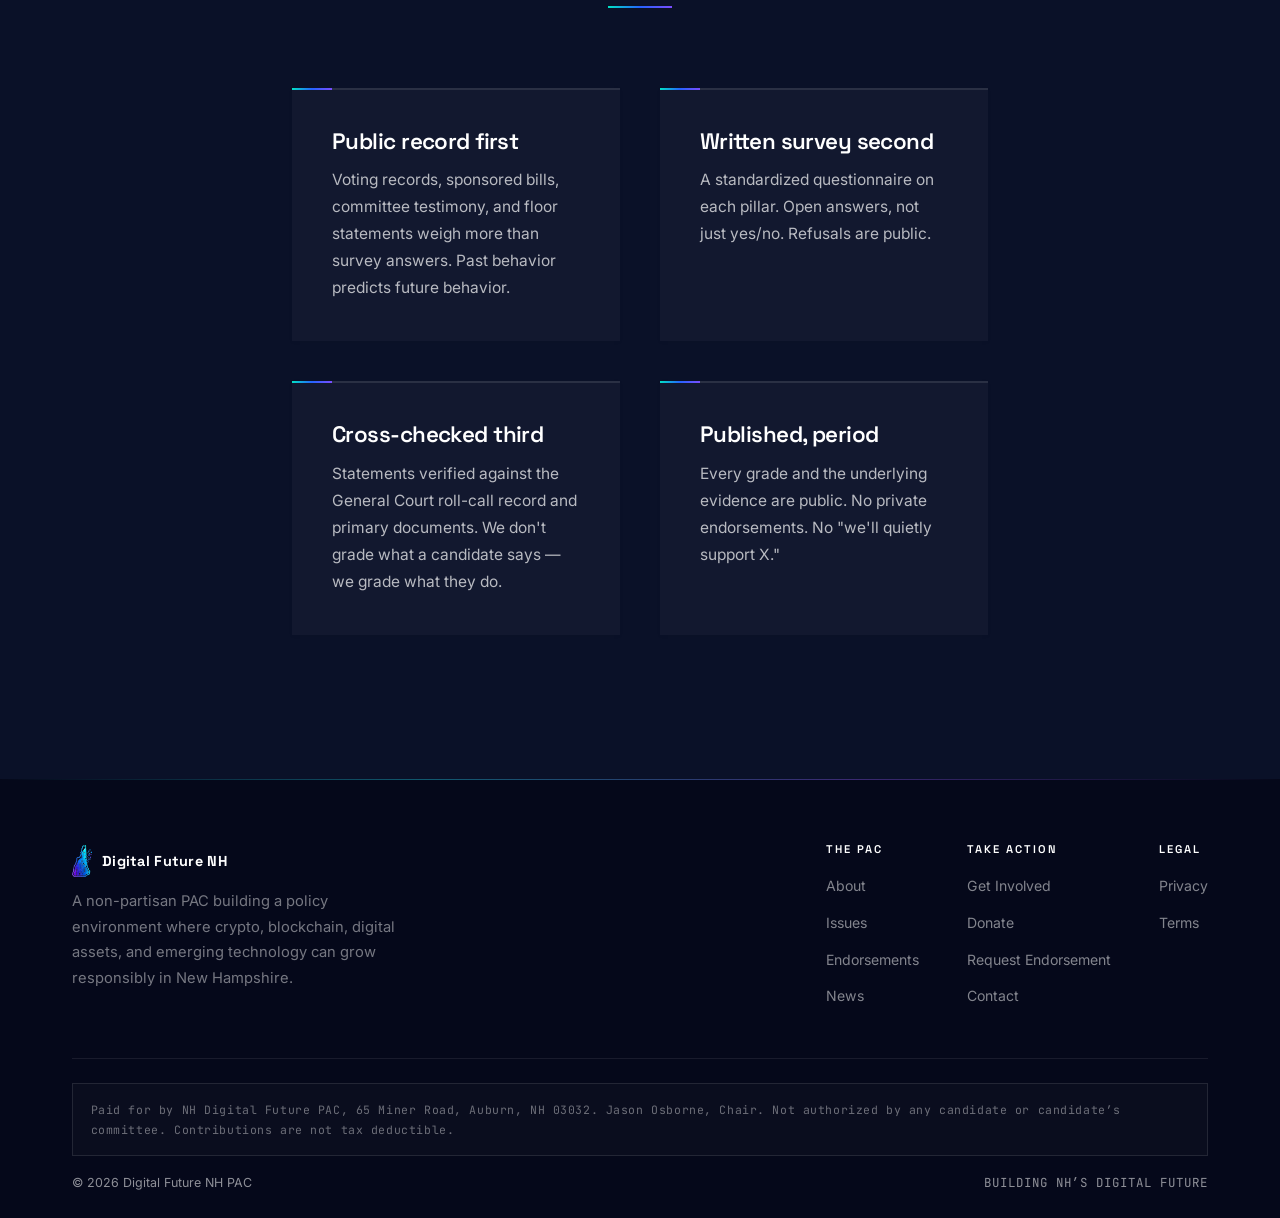
<file: candidates/index.html>
<!DOCTYPE html>
<html lang="en">
<head>
  <meta charset="UTF-8">
  <meta name="viewport" content="width=device-width, initial-scale=1.0">
  <title>Endorsements — Digital Future NH PAC</title>
  <meta name="description" content="Public, party-blind endorsements of New Hampshire candidates who score well on digital property, sound money, and digital privacy.">
  <meta name="theme-color" content="#0a1224">
  <meta property="og:title" content="Endorsements — Digital Future NH PAC">
  <meta property="og:description" content="Public, party-blind endorsements scored on six pillars.">
  <meta property="og:image" content="https://digitalfuturenh.com/images/og-candidates.jpg">
  <meta property="og:image:width" content="1200">
  <meta property="og:image:height" content="630">
  <meta property="og:url" content="https://digitalfuturenh.com/candidates/">
  <meta property="og:type" content="website">
  <meta name="twitter:card" content="summary_large_image">
  <meta name="twitter:title" content="Endorsements — Digital Future NH PAC">
  <meta name="twitter:description" content="Party-blind. Public scorecard. Six pillars.">
  <meta name="twitter:image" content="https://digitalfuturenh.com/images/og-candidates.jpg">
  <meta name="robots" content="index, follow">
  <link rel="canonical" href="https://digitalfuturenh.com/candidates/">
  <link rel="icon" href="/favicon.ico" sizes="any">
  <link rel="icon" type="image/png" sizes="32x32" href="/favicon.png?v=26">
  <link rel="apple-touch-icon" sizes="180x180" href="/apple-touch-icon.png?v=26">
  <link rel="preconnect" href="https://fonts.googleapis.com">
  <link rel="preconnect" href="https://fonts.gstatic.com" crossorigin>
  <link href="https://fonts.googleapis.com/css2?family=Inter:wght@400;500;600;700&family=JetBrains+Mono:wght@400;500;600&family=Space+Grotesk:wght@400;500;600;700&display=swap" rel="stylesheet" media="print" onload="this.media='all'">
  <noscript><link href="https://fonts.googleapis.com/css2?family=Inter:wght@400;500;600;700&family=JetBrains+Mono:wght@400;500;600&family=Space+Grotesk:wght@400;500;600;700&display=swap" rel="stylesheet"></noscript>
  <link rel="stylesheet" href="/css/style.css?v=26">
  <script src="/js/main.js?v=26" defer></script>
</head>
<body>
<div class="progress-bar"></div>

<nav class="nav">
  <div class="nav-inner">
    <a class="nav-brand" href="/"><span class="brand-mark"><img src="/images/logo-icon-color-trans.png" alt="Digital Future NH"></span><span class="brand-word"><b>Digital Future NH</b></span></a>
    <button class="nav-toggle" aria-label="Toggle menu"><span></span><span></span><span></span></button>
    <ul class="nav-links">
      <li><a href="/">Home</a></li>
      <li><a href="/about/">About</a></li>
      <li><a href="/issues/">Issues</a></li>
      <li><a href="/candidates/" class="on">Endorsements</a></li>
      <li><a href="/news/">News</a></li>
      <li><a href="/involved/">Get Involved</a></li>
      <li><a href="/involved/#donate" class="btn-nav">Donate</a></li>
    </ul>
  </div>
</nav>

<header class="hero hero-sub">
  <div class="hero-bg" style="background-image:url('/images/hero-candidates.jpg')"></div>
  <div class="bg-grid"></div>
  <div class="bg-circuit"></div>
  <div class="hero-overlay"></div>
  <div class="hero-content">
    <span class="overline">Endorsements · 2026 Cycle</span>
    <h1>Party-blind. <span class="accent">Issue-graded.</span></h1>
    <p class="hero-lead">Endorsements published here are based on the six-pillar framework. Each card includes the candidate's grade, party, district, and what they've actually done on digital-future issues.</p>
  </div>
</header>

<section class="sec">
  <div class="wrap">
    <div class="sec-header reveal">
      <span class="overline">2026 General Election</span>
      <h2>Endorsed candidates</h2>
      <p>Endorsements roll out as candidates complete the issues survey and the scorecard is verified. Check back through the cycle.</p>
    </div>

    <div class="endorse-empty reveal">
      <h3 style="text-transform:uppercase;letter-spacing:.06em;color:var(--navy)">No endorsements yet for the 2026 cycle</h3>
      <p style="margin-top:.5rem">Surveys go out this summer. Candidates from any party can request the questionnaire below.</p>
      <p style="margin-top:1.25rem"><a href="/involved/#endorsement" class="btn btn-grad">Request the Survey</a></p>
    </div>
  </div>
</section>

<!-- Sample Card section hidden until live endorsements are ready
<section class="sec sec-alt">
  <div class="wrap">
    <div class="sec-header reveal">
      <span class="overline">Sample Card</span>
      <h2>What an endorsement looks like.</h2>
      <p>For reference. Real cards will populate here as the cycle progresses.</p>
    </div>

    <div class="endorse-grid reveal stagger">
      <article class="endorse-card" aria-label="sample endorsement">
        <span class="party r">R · Hillsborough 21</span>
        <h3>Sample Candidate Name</h3>
        <div class="seat">NH House &middot; District H-21</div>
        <p><strong>Grade: A.</strong> Co-sponsored anti-CBDC language. Voted against expansion of digital-asset taxation. Public statement supporting self-custody.</p>
      </article>
      <article class="endorse-card" aria-label="sample endorsement">
        <span class="party d">D · Strafford 7</span>
        <h3>Sample Candidate Name</h3>
        <div class="seat">NH House &middot; District S-7</div>
        <p><strong>Grade: A-.</strong> Strong record on encryption and digital privacy. Voted to limit warrantless device searches. Open on mining policy.</p>
      </article>
      <article class="endorse-card" aria-label="sample endorsement">
        <span class="party i">I · Rockingham 13</span>
        <h3>Sample Candidate Name</h3>
        <div class="seat">NH House &middot; District R-13</div>
        <p><strong>Grade: B+.</strong> Independent. Strong on right to mine and run a node. Has not yet taken a public position on smart-contract recognition.</p>
      </article>
    </div>
  </div>
</section>
-->


<section class="sec sec-dark">
  <div class="wrap-sm">
    <div class="sec-header reveal">
      <span class="overline">Methodology</span>
      <h2>How a grade is built.</h2>
    </div>
    <div class="grid grid-2 reveal stagger">
      <article class="card card-dark">
        <h3>Public record first</h3>
        <p>Voting records, sponsored bills, committee testimony, and floor statements weigh more than survey answers. Past behavior predicts future behavior.</p>
      </article>
      <article class="card card-dark">
        <h3>Written survey second</h3>
        <p>A standardized questionnaire on each pillar. Open answers, not just yes/no. Refusals are public.</p>
      </article>
      <article class="card card-dark">
        <h3>Cross-checked third</h3>
        <p>Statements verified against the General Court roll-call record and primary documents. We don't grade what a candidate says &mdash; we grade what they do.</p>
      </article>
      <article class="card card-dark">
        <h3>Published, period</h3>
        <p>Every grade and the underlying evidence are public. No private endorsements. No "we'll quietly support X."</p>
      </article>
    </div>
  </div>
</section>

<footer class="footer">
  <div class="wrap">
    <div class="footer-inner">
      <div class="footer-brand"><a class="nav-brand" href="/"><span class="brand-mark"><img src="/images/logo-icon-color-trans.png" alt="Digital Future NH"></span><span class="brand-word"><b>Digital Future NH</b></span></a><p>A non-partisan PAC building a policy environment where crypto, blockchain, digital assets, and emerging technology can grow responsibly in New Hampshire.</p></div>
      <nav class="footer-nav">
        <div class="footer-col"><h4>The PAC</h4><ul><li><a href="/about/">About</a></li><li><a href="/issues/">Issues</a></li><li><a href="/candidates/">Endorsements</a></li><li><a href="/news/">News</a></li></ul></div>
        <div class="footer-col"><h4>Take Action</h4><ul><li><a href="/involved/">Get Involved</a></li><li><a href="/involved/#donate">Donate</a></li><li><a href="/involved/#endorsement">Request Endorsement</a></li><li><a href="/involved/#contact">Contact</a></li></ul></div>
        <div class="footer-col"><h4>Legal</h4><ul><li><a href="/privacy/">Privacy</a></li><li><a href="/terms/">Terms</a></li></ul></div>
      </nav>
    </div>
    <div class="footer-disclaimer">Paid for by NH Digital Future PAC, 65 Miner Road, Auburn, NH 03032. Jason Osborne, Chair. Not authorized by any candidate or candidate&rsquo;s committee. Contributions are not tax deductible.</div>
    <div class="footer-bottom" style="margin-top:1rem"><span>&copy; <span id="yr">2026</span> Digital Future NH PAC</span><span style="font-family:var(--font-mono);letter-spacing:.08em">BUILDING NH&rsquo;S DIGITAL FUTURE</span></div>
  </div>
</footer>
<script>document.getElementById('yr').textContent = new Date().getFullYear();</script>
</body>
</html>
</file>
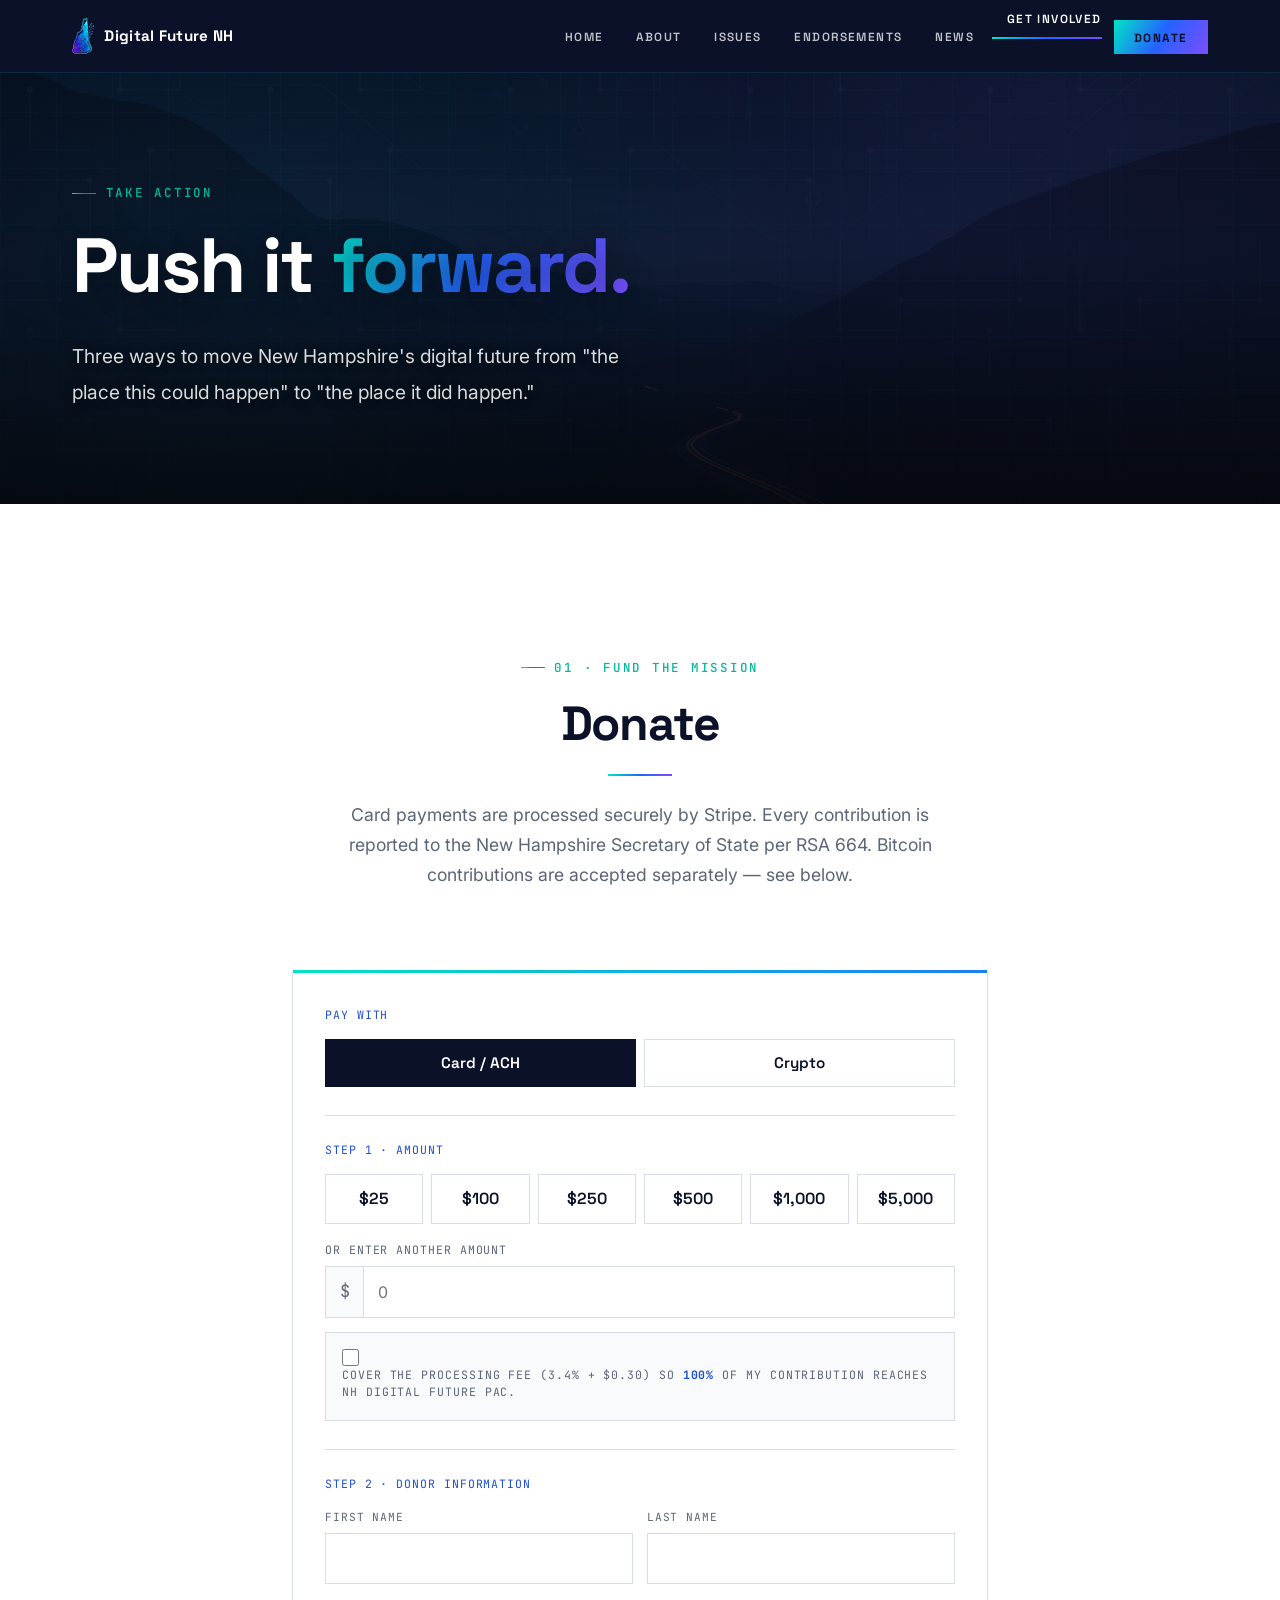
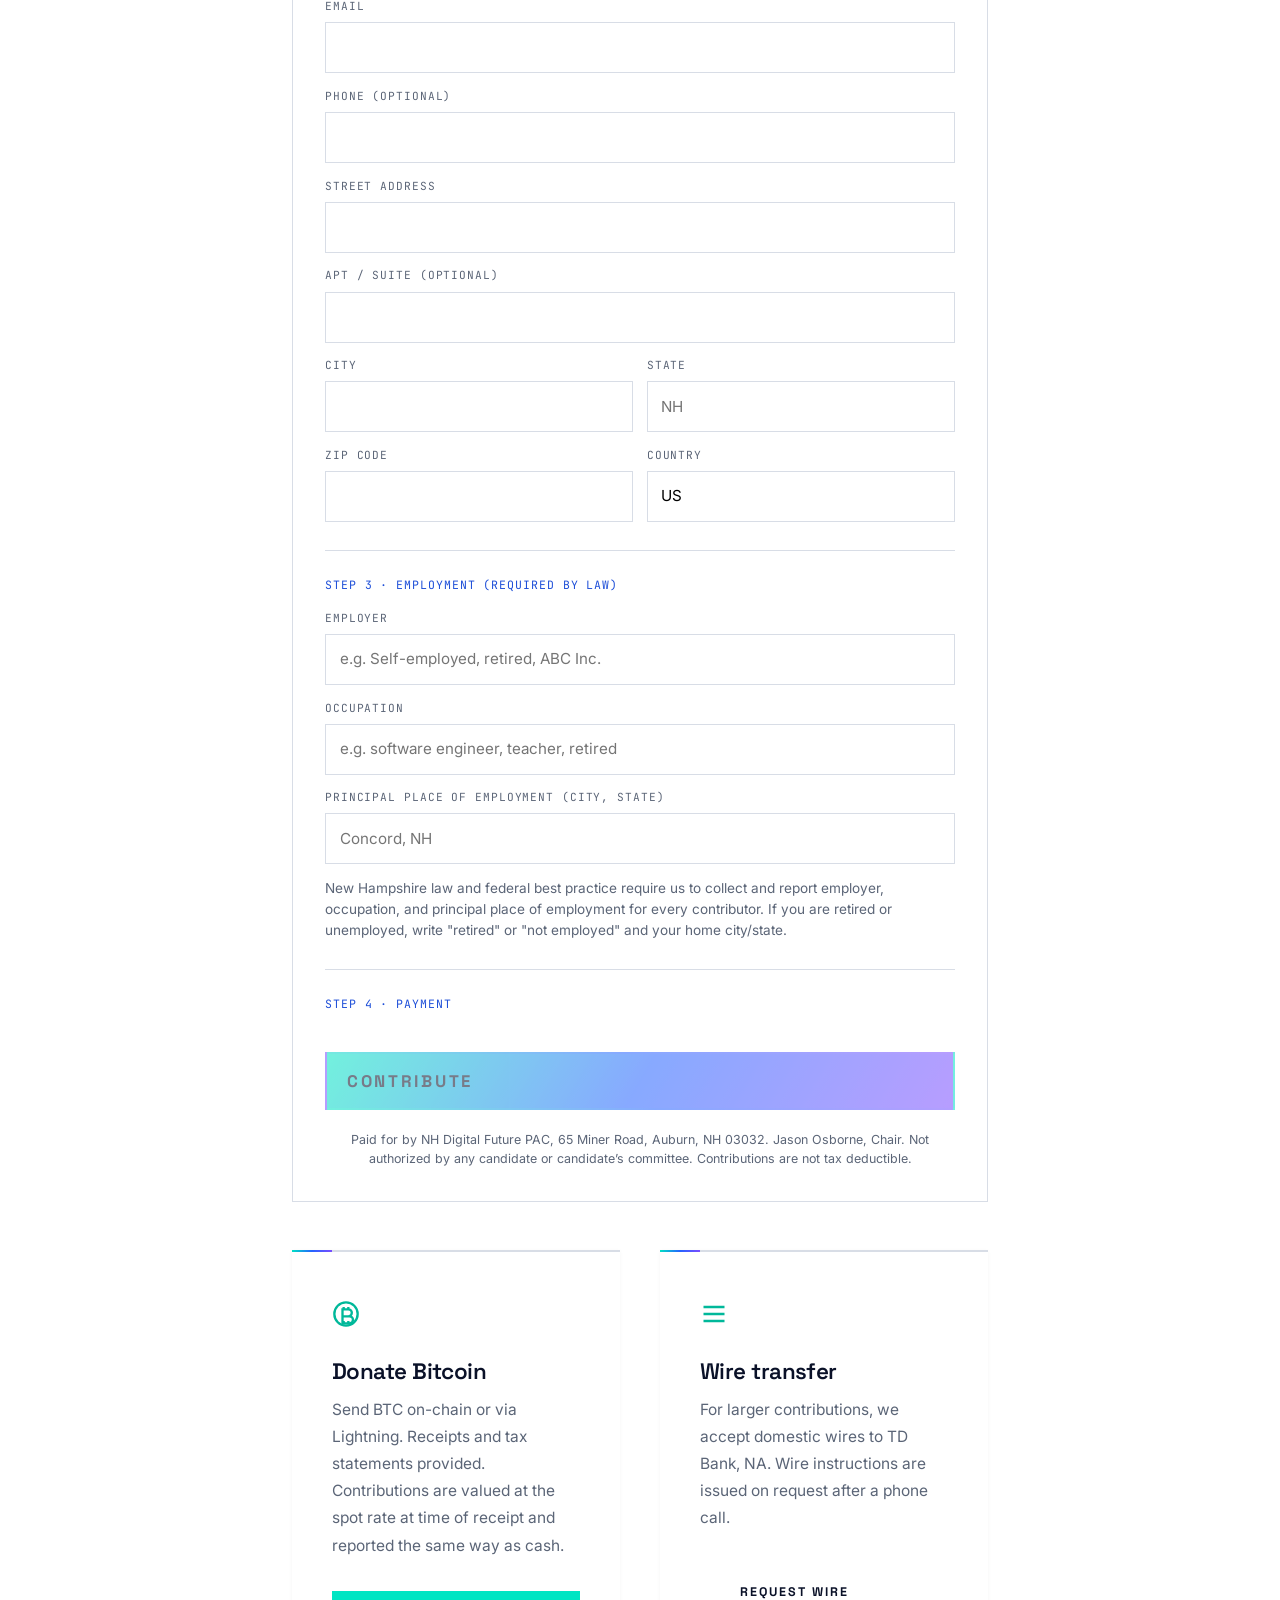
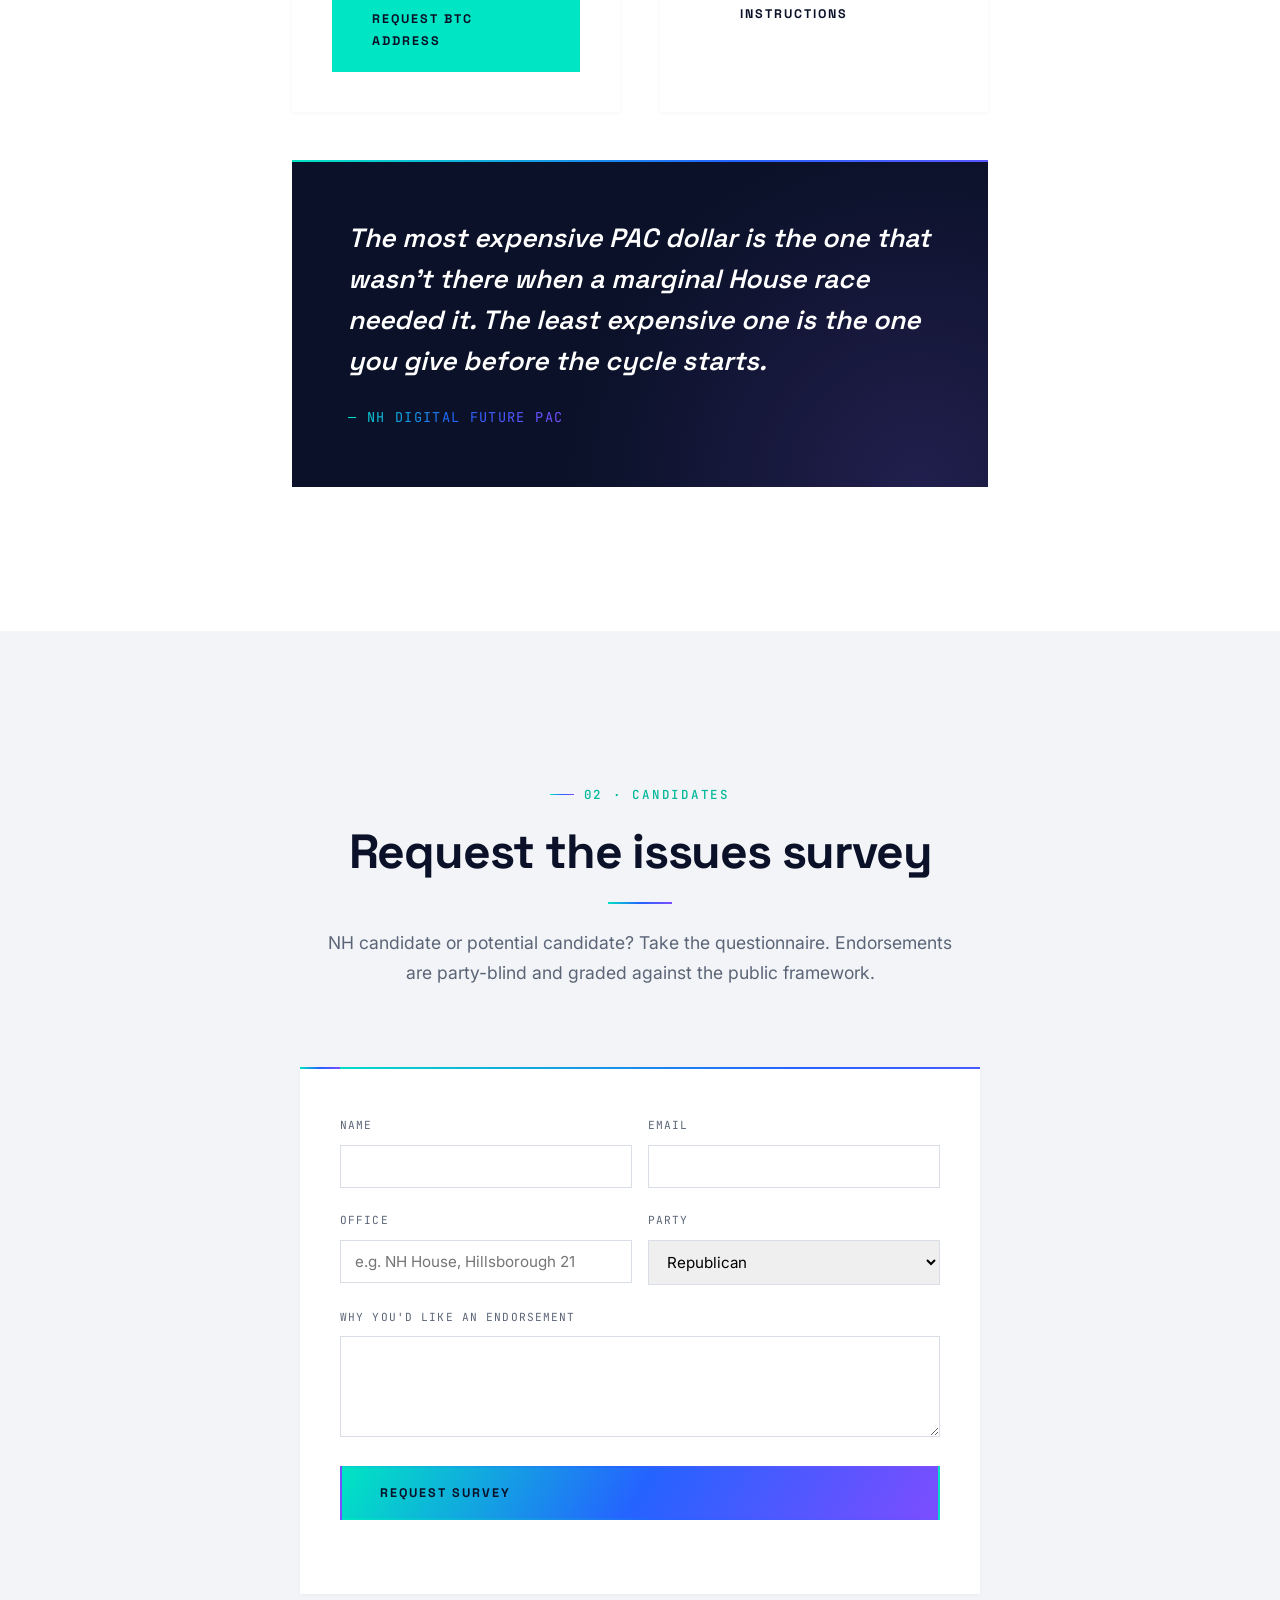
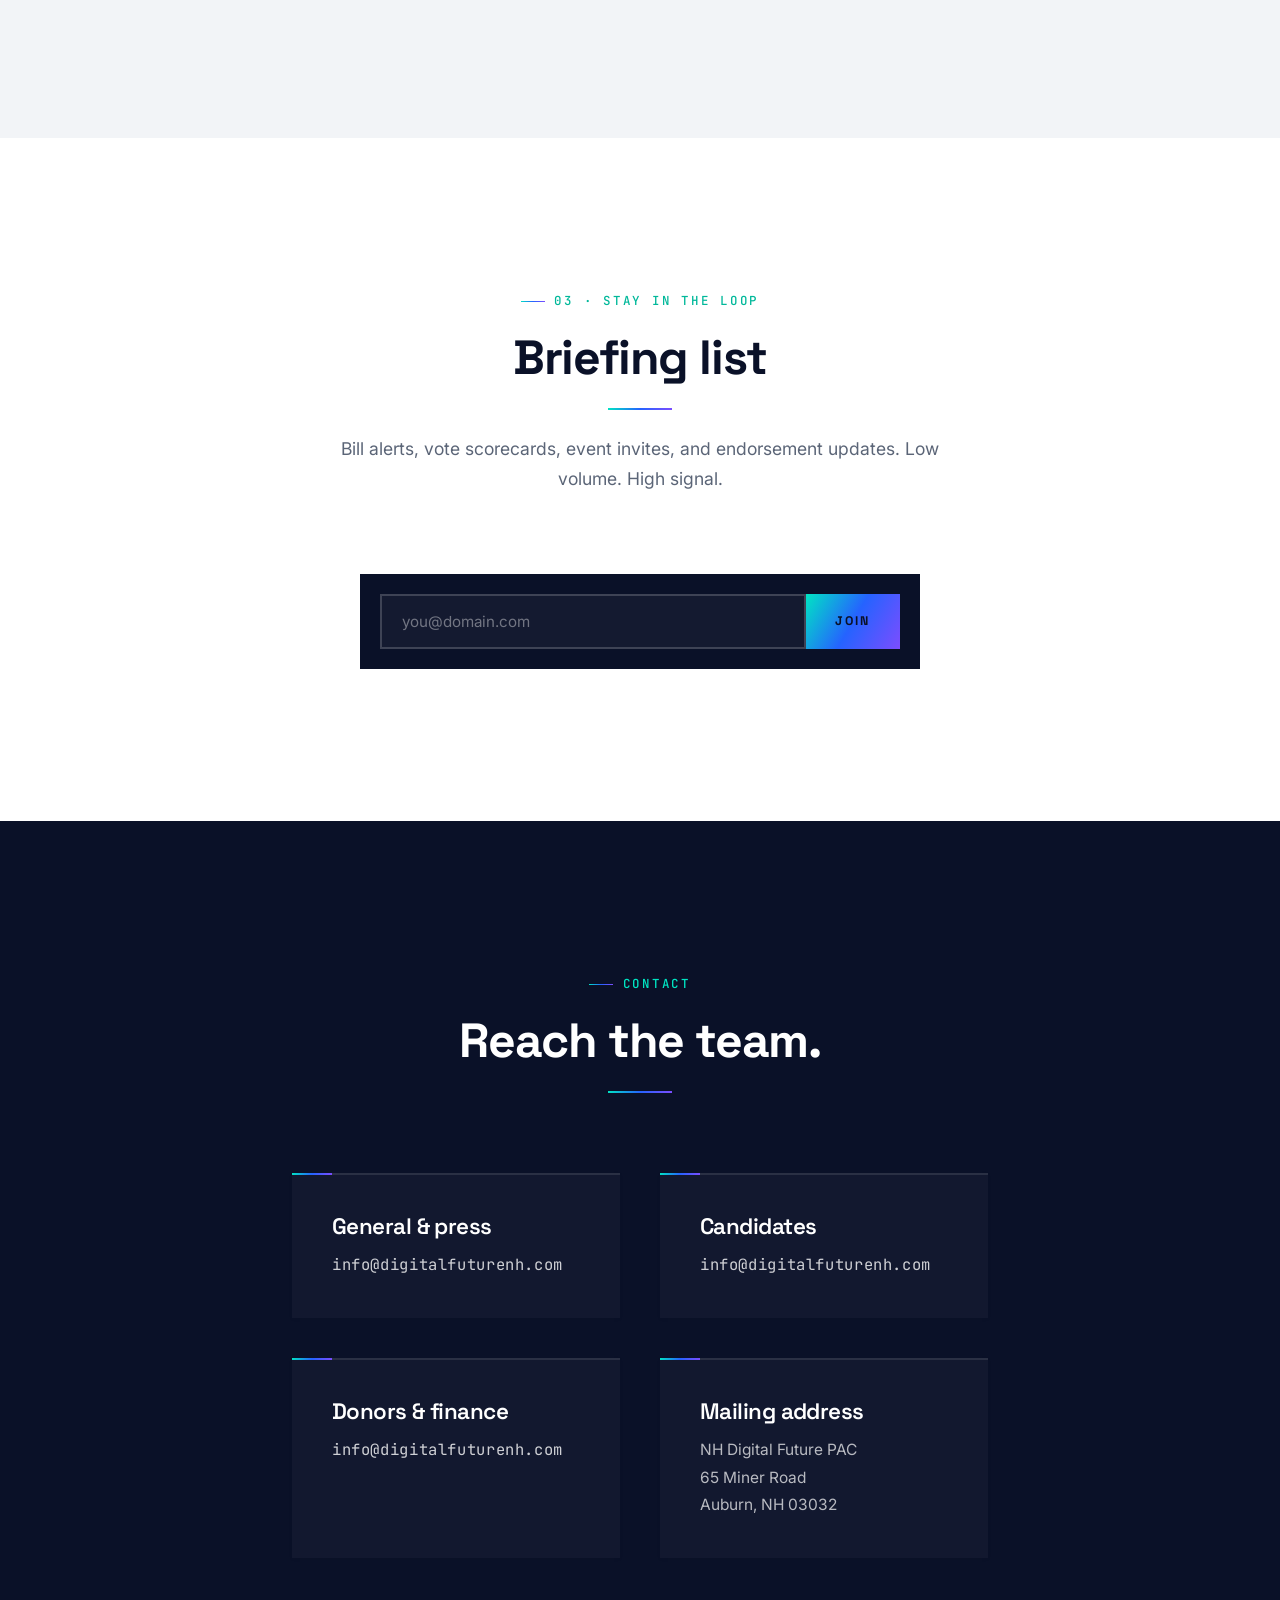
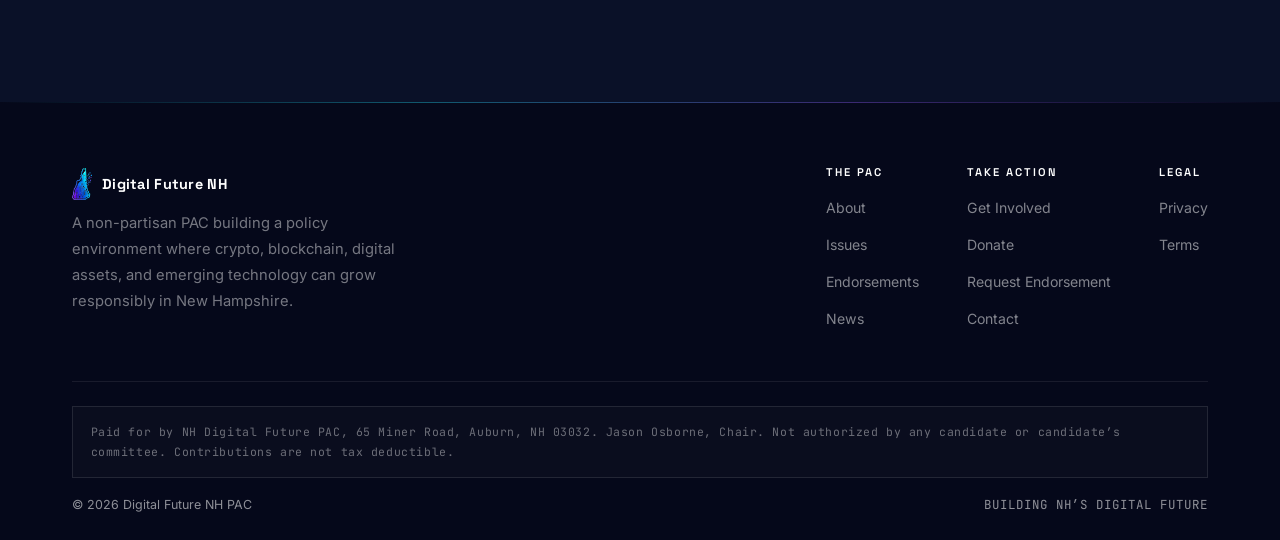
<file: involved/index.html>
<!DOCTYPE html>
<html lang="en">
<head>
  <meta charset="UTF-8">
  <meta name="viewport" content="width=device-width, initial-scale=1.0">
  <title>Get Involved — Digital Future NH PAC</title>
  <meta name="description" content="Donate, request an endorsement, volunteer, or join the briefing list. Three ways to push the digital future forward in New Hampshire.">
  <meta name="theme-color" content="#0a1224">
  <meta property="og:title" content="Get Involved — Digital Future NH PAC">
  <meta property="og:description" content="Donate. Request an endorsement. Join the briefing list.">
  <meta property="og:image" content="https://digitalfuturenh.com/images/og-involved.jpg">
  <meta property="og:image:width" content="1200">
  <meta property="og:image:height" content="630">
  <meta property="og:url" content="https://digitalfuturenh.com/involved/">
  <meta property="og:type" content="website">
  <meta name="twitter:card" content="summary_large_image">
  <meta name="twitter:title" content="Get Involved — Digital Future NH PAC">
  <meta name="twitter:description" content="Donate, endorse, volunteer.">
  <meta name="twitter:image" content="https://digitalfuturenh.com/images/og-involved.jpg">
  <meta name="robots" content="index, follow">
  <link rel="canonical" href="https://digitalfuturenh.com/involved/">
  <link rel="icon" href="/favicon.ico" sizes="any">
  <link rel="icon" type="image/png" sizes="32x32" href="/favicon.png?v=26">
  <link rel="apple-touch-icon" sizes="180x180" href="/apple-touch-icon.png?v=26">
  <link rel="preconnect" href="https://fonts.googleapis.com">
  <link rel="preconnect" href="https://fonts.gstatic.com" crossorigin>
  <link href="https://fonts.googleapis.com/css2?family=Inter:wght@400;500;600;700&family=JetBrains+Mono:wght@400;500;600&family=Space+Grotesk:wght@400;500;600;700&display=swap" rel="stylesheet" media="print" onload="this.media='all'">
  <noscript><link href="https://fonts.googleapis.com/css2?family=Inter:wght@400;500;600;700&family=JetBrains+Mono:wght@400;500;600&family=Space+Grotesk:wght@400;500;600;700&display=swap" rel="stylesheet"></noscript>
  <link rel="stylesheet" href="/css/style.css?v=26">
  <script src="/js/main.js?v=26" defer></script>
  <script src="https://js.stripe.com/v3/" defer></script>
  <script src="/js/donate.js?v=26" defer></script>
</head>
<body>
<div class="progress-bar"></div>

<nav class="nav">
  <div class="nav-inner">
    <a class="nav-brand" href="/"><span class="brand-mark"><img src="/images/logo-icon-color-trans.png" alt="Digital Future NH"></span><span class="brand-word"><b>Digital Future NH</b></span></a>
    <button class="nav-toggle" aria-label="Toggle menu"><span></span><span></span><span></span></button>
    <ul class="nav-links">
      <li><a href="/">Home</a></li>
      <li><a href="/about/">About</a></li>
      <li><a href="/issues/">Issues</a></li>
      <li><a href="/candidates/">Endorsements</a></li>
      <li><a href="/news/">News</a></li>
      <li><a href="/involved/" class="on">Get Involved</a></li>
      <li><a href="#donate" class="btn-nav">Donate</a></li>
    </ul>
  </div>
</nav>

<header class="hero hero-sub">
  <div class="hero-bg" style="background-image:url('/images/hero-involved.jpg')"></div>
  <div class="bg-grid"></div>
  <div class="bg-circuit"></div>
  <div class="hero-overlay"></div>
  <div class="hero-content">
    <span class="overline">Take Action</span>
    <h1>Push it <span class="accent">forward.</span></h1>
    <p class="hero-lead">Three ways to move New Hampshire's digital future from "the place this could happen" to "the place it did happen."</p>
  </div>
</header>

<section class="sec" id="donate">
  <div class="wrap-sm">
    <div class="sec-header reveal">
      <span class="overline">01 · Fund the Mission</span>
      <h2>Donate</h2>
      <p>Card payments are processed securely by Stripe. Every contribution is reported to the New Hampshire Secretary of State per RSA 664. Bitcoin contributions are accepted separately &mdash; see below.</p>
    </div>

    <form class="donate-form reveal" id="donate-form" novalidate>
      <div class="donate-step">
        <div class="donate-step-label">Pay with</div>
        <div class="donate-method-tabs">
          <button type="button" class="donate-method on" data-method="card">Card / ACH</button>
          <button type="button" class="donate-method" data-method="crypto">Crypto</button>
        </div>
        <p id="donate-crypto-min" style="display:none;margin-top:.6rem;font-size:.85rem;color:var(--text-muted);font-family:var(--font-mono)">Minimum varies by network. BTC ≈ $20+ recommended.</p>
      </div>

      <div class="donate-step">
        <div class="donate-step-label">Step 1 · Amount</div>
        <div class="donate-amounts">
          <button type="button" class="donate-amount" data-amount="2500">$25</button>
          <button type="button" class="donate-amount" data-amount="10000">$100</button>
          <button type="button" class="donate-amount" data-amount="25000">$250</button>
          <button type="button" class="donate-amount" data-amount="50000">$500</button>
          <button type="button" class="donate-amount" data-amount="100000">$1,000</button>
          <button type="button" class="donate-amount" data-amount="500000">$5,000</button>
        </div>
        <label class="donate-custom">
          <span>Or enter another amount</span>
          <div class="donate-custom-input">
            <span class="donate-currency">$</span>
            <input type="number" id="donate-custom-amount" min="1" max="30000" step="1" inputmode="decimal" placeholder="0">
          </div>
        </label>
        <label class="donate-cover-fee">
          <input type="checkbox" id="donate-cover-fees">
          <span>Cover the processing fee (3.4% + $0.30) so <strong>100%</strong> of my contribution reaches NH Digital Future PAC.<span id="donate-fee-summary" style="display:block;margin-top:.25rem;color:var(--text-muted);font-family:var(--font-mono);font-size:.78rem"></span></span>
        </label>
      </div>

      <div class="donate-step">
        <div class="donate-step-label">Step 2 · Donor information</div>
        <div class="donate-grid">
          <label><span>First name</span><input type="text" name="first_name" autocomplete="given-name" required></label>
          <label><span>Last name</span><input type="text" name="last_name" autocomplete="family-name" required></label>
          <label class="span-2"><span>Email</span><input type="email" name="email" autocomplete="email" required></label>
          <label class="span-2"><span>Phone (optional)</span><input type="tel" name="phone" autocomplete="tel"></label>
          <label class="span-2"><span>Street address</span><input type="text" name="address1" autocomplete="address-line1" required></label>
          <label class="span-2"><span>Apt / suite (optional)</span><input type="text" name="address2" autocomplete="address-line2"></label>
          <label><span>City</span><input type="text" name="city" autocomplete="address-level2" required></label>
          <label><span>State</span><input type="text" name="state" maxlength="2" placeholder="NH" autocomplete="address-level1" required></label>
          <label><span>ZIP code</span><input type="text" name="postal_code" inputmode="numeric" autocomplete="postal-code" required></label>
          <label><span>Country</span><input type="text" name="country" value="US" maxlength="2" autocomplete="country" required></label>
        </div>
      </div>

      <div class="donate-step">
        <div class="donate-step-label">Step 3 · Employment (required by law)</div>
        <div class="donate-grid">
          <label class="span-2"><span>Employer</span><input type="text" name="employer" required placeholder="e.g. Self-employed, retired, ABC Inc."></label>
          <label class="span-2"><span>Occupation</span><input type="text" name="occupation" required placeholder="e.g. software engineer, teacher, retired"></label>
          <label class="span-2"><span>Principal place of employment (city, state)</span><input type="text" name="principal_place" required placeholder="Concord, NH"></label>
        </div>
        <p class="donate-help">New Hampshire law and federal best practice require us to collect and report employer, occupation, and principal place of employment for every contributor. If you are retired or unemployed, write "retired" or "not employed" and your home city/state.</p>
      </div>

      <div class="donate-step" id="donate-step-card">
        <div class="donate-step-label">Step 4 · Payment</div>
        <div id="payment-element" class="donate-payment-mount"></div>
        <div id="donate-error" class="donate-error" role="alert"></div>
      </div>

      <div class="donate-step" id="donate-step-crypto" hidden>
        <div class="donate-step-label">Step 4 · Cryptocurrency</div>
        <label style="display:block">
          <span style="display:block;font-family:var(--font-mono);font-size:.7rem;letter-spacing:.08em;text-transform:uppercase;color:var(--text-muted);margin-bottom:.35rem">Send my donation in</span>
          <select id="donate-crypto-currency" name="pay_currency" style="width:100%;padding:.7rem .85rem;border:1px solid var(--gray-200);font:inherit;font-size:.95rem;background:#fff">
            <option value="btc">Bitcoin (BTC)</option>
            <option value="eth">Ethereum (ETH)</option>
            <option value="sol">Solana (SOL)</option>
            <option value="usdc">USDC (Ethereum)</option>
            <option value="usdcsol">USDC (Solana)</option>
            <option value="usdtsol">USDT (Solana)</option>
          </select>
        </label>
        <p class="donate-help" style="margin-top:.85rem">After you submit, we will show you a one-time deposit address and the exact amount to send. You can pay from any wallet (Phantom, Coinbase, Ledger, etc.). The contribution is recorded once the network confirms the transaction.</p>
        <div id="donate-error-crypto" class="donate-error" role="alert"></div>
      </div>

      <button type="submit" id="donate-submit" class="btn btn-grad donate-submit" disabled>
        <span class="donate-submit-label">Contribute</span>
        <span class="donate-submit-amount" id="donate-submit-amount"></span>
      </button>

      <p class="donate-disclaimer">Paid for by NH Digital Future PAC, 65 Miner Road, Auburn, NH 03032. Jason Osborne, Chair. Not authorized by any candidate or candidate&rsquo;s committee. Contributions are not tax deductible.</p>
    </form>

    <div id="donate-success" class="donate-success reveal" hidden>
      <h3>Thank you.</h3>
      <p>Your contribution to NH Digital Future PAC has been received. A receipt is on its way to your email. Records will be reported to the New Hampshire Secretary of State per RSA 664.</p>
    </div>

    <div id="donate-crypto-pending" class="donate-form reveal" style="text-align:left" hidden>
      <h3 style="font-family:var(--font-display);font-size:1.5rem;color:var(--navy);margin-bottom:.75rem">Send your contribution.</h3>
      <p style="margin-bottom:1.25rem">Your KYC information is on file. To complete the donation, send the exact amount below to the deposit address. You can do this from any wallet (Phantom, Coinbase, Ledger, etc.). We will email a final receipt once the network confirms.</p>
      <div style="background:var(--gray-50);border:1px solid var(--gray-200);padding:1rem;margin-bottom:1rem">
        <div style="font-family:var(--font-mono);font-size:.7rem;letter-spacing:.08em;text-transform:uppercase;color:var(--text-muted);margin-bottom:.35rem">Send exactly</div>
        <div id="cp-amount" style="font-family:var(--font-mono);font-size:1.4rem;color:var(--navy);font-weight:600;word-break:break-all"></div>
      </div>
      <div style="background:var(--gray-50);border:1px solid var(--gray-200);padding:1rem">
        <div style="font-family:var(--font-mono);font-size:.7rem;letter-spacing:.08em;text-transform:uppercase;color:var(--text-muted);margin-bottom:.35rem">Deposit address</div>
        <div id="cp-address" style="font-family:var(--font-mono);font-size:.95rem;color:var(--navy);word-break:break-all;user-select:all"></div>
        <button type="button" id="cp-copy" class="btn" style="margin-top:.85rem">Copy address</button>
      </div>
      <p style="margin-top:1.25rem;font-size:.88rem;color:var(--text-muted)">USD value at time of receipt: <strong id="cp-usd"></strong>. The deposit address is unique to your donation; do not share it. A copy of these details has also been emailed to you.</p>
      <div id="cp-countdown" style="margin-top:1rem;padding:.75rem 1rem;background:var(--gray-50);border:1px solid var(--gray-200);font-family:var(--font-mono);font-size:.9rem;color:var(--navy)" hidden>
        Address valid for: <strong id="cp-countdown-time" style="color:var(--blue-deep, #1d4ed8)"></strong>
      </div>
    </div>

    <div class="grid grid-2 reveal stagger" style="margin-top:3rem">
      <article class="card">
        <div class="card-icon"><svg viewBox="0 0 24 24" fill="none" stroke="currentColor" stroke-width="2"><circle cx="12" cy="12" r="10"/><path d="M9 8h5a3 3 0 0 1 0 6H9zM9 14h6a3 3 0 0 1 0 6H9zM10 6v2M10 18v2M14 6v2M14 18v2"/></svg></div>
        <h3>Donate Bitcoin</h3>
        <p>Send BTC on-chain or via Lightning. Receipts and tax statements provided. Contributions are valued at the spot rate at time of receipt and reported the same way as cash.</p>
        <p style="margin-top:1rem"><a href="mailto:info@digitalfuturenh.com?subject=Bitcoin%20contribution" class="btn btn-cyan">Request BTC Address</a></p>
      </article>
      <article class="card">
        <div class="card-icon"><svg viewBox="0 0 24 24" fill="none" stroke="currentColor" stroke-width="2"><path d="M3 12h18M3 6h18M3 18h18"/></svg></div>
        <h3>Wire transfer</h3>
        <p>For larger contributions, we accept domestic wires to TD Bank, NA. Wire instructions are issued on request after a phone call.</p>
        <p style="margin-top:1rem"><a href="mailto:info@digitalfuturenh.com?subject=Wire%20instructions" class="btn">Request Wire Instructions</a></p>
      </article>
    </div>

    <div class="callout reveal" style="margin-top:3rem">
      <blockquote>The most expensive PAC dollar is the one that wasn't there when a marginal House race needed it. The least expensive one is the one you give before the cycle starts.</blockquote>
      <cite>&mdash; NH Digital Future PAC</cite>
    </div>
  </div>
</section>

<section class="sec sec-alt" id="endorsement">
  <div class="wrap-sm">
    <div class="sec-header reveal">
      <span class="overline">02 · Candidates</span>
      <h2>Request the issues survey</h2>
      <p>NH candidate or potential candidate? Take the questionnaire. Endorsements are party-blind and graded against the public framework.</p>
    </div>

    <form id="endorsement-form" class="card reveal" style="border-top:2px solid transparent;background-image:linear-gradient(white,white),var(--grad-cv);background-origin:border-box;background-clip:padding-box,border-box;max-width:680px;margin:0 auto">
      <div style="display:grid;grid-template-columns:1fr 1fr;gap:1rem">
        <label style="display:block">
          <span style="font-family:var(--font-mono);font-size:.7rem;letter-spacing:.1em;text-transform:uppercase;color:var(--text-muted)">Name</span>
          <input type="text" name="name" required style="width:100%;padding:.7rem .85rem;border:1px solid var(--gray-200);font-family:inherit;font-size:.95rem;margin-top:.35rem">
        </label>
        <label style="display:block">
          <span style="font-family:var(--font-mono);font-size:.7rem;letter-spacing:.1em;text-transform:uppercase;color:var(--text-muted)">Email</span>
          <input type="email" name="email" required style="width:100%;padding:.7rem .85rem;border:1px solid var(--gray-200);font-family:inherit;font-size:.95rem;margin-top:.35rem">
        </label>
        <label style="display:block">
          <span style="font-family:var(--font-mono);font-size:.7rem;letter-spacing:.1em;text-transform:uppercase;color:var(--text-muted)">Office</span>
          <input type="text" name="office" placeholder="e.g. NH House, Hillsborough 21" style="width:100%;padding:.7rem .85rem;border:1px solid var(--gray-200);font-family:inherit;font-size:.95rem;margin-top:.35rem">
        </label>
        <label style="display:block">
          <span style="font-family:var(--font-mono);font-size:.7rem;letter-spacing:.1em;text-transform:uppercase;color:var(--text-muted)">Party</span>
          <select name="party" style="width:100%;padding:.7rem .85rem;border:1px solid var(--gray-200);font-family:inherit;font-size:.95rem;margin-top:.35rem">
            <option>Republican</option><option>Democrat</option><option>Libertarian</option><option>Independent</option><option>Other</option>
          </select>
        </label>
      </div>
      <label style="display:block;margin-top:1rem">
        <span style="font-family:var(--font-mono);font-size:.7rem;letter-spacing:.1em;text-transform:uppercase;color:var(--text-muted)">Why you'd like an endorsement</span>
        <textarea name="message" rows="4" style="width:100%;padding:.7rem .85rem;border:1px solid var(--gray-200);font-family:inherit;font-size:.95rem;margin-top:.35rem;resize:vertical"></textarea>
      </label>
      <button type="submit" class="btn btn-grad" style="margin-top:1.25rem">Request Survey</button>
      <p id="endorsement-msg" style="font-size:.9rem;margin-top:1rem;font-family:var(--font-mono);min-height:1.1rem"></p>
    </form>
  </div>
</section>

<section class="sec" id="briefing">
  <div class="wrap-sm">
    <div class="sec-header reveal">
      <span class="overline">03 · Stay In The Loop</span>
      <h2>Briefing list</h2>
      <p>Bill alerts, vote scorecards, event invites, and endorsement updates. Low volume. High signal.</p>
    </div>

    <form class="signup-form reveal" data-signup style="margin:0 auto;background:var(--navy);padding:1.25rem;max-width:560px">
      <input type="email" placeholder="you@domain.com" required>
      <button type="submit">Join</button>
    </form>
    <div class="signup-msg" style="text-align:center;margin-top:.5rem"></div>
  </div>
</section>

<section class="sec sec-dark" id="contact">
  <div class="wrap-sm">
    <div class="sec-header reveal">
      <span class="overline">Contact</span>
      <h2>Reach the team.</h2>
    </div>
    <div class="grid grid-2 reveal stagger">
      <article class="card card-dark">
        <h3>General &amp; press</h3>
        <p style="font-family:var(--font-mono);color:var(--orange);letter-spacing:.04em">info@digitalfuturenh.com</p>
      </article>
      <article class="card card-dark">
        <h3>Candidates</h3>
        <p style="font-family:var(--font-mono);color:var(--orange);letter-spacing:.04em">info@digitalfuturenh.com</p>
      </article>
      <article class="card card-dark">
        <h3>Donors &amp; finance</h3>
        <p style="font-family:var(--font-mono);color:var(--orange);letter-spacing:.04em">info@digitalfuturenh.com</p>
      </article>
      <article class="card card-dark">
        <h3>Mailing address</h3>
        <p>NH Digital Future PAC<br>65 Miner Road<br>Auburn, NH 03032</p>
      </article>
    </div>
  </div>
</section>

<footer class="footer">
  <div class="wrap">
    <div class="footer-inner">
      <div class="footer-brand"><a class="nav-brand" href="/"><span class="brand-mark"><img src="/images/logo-icon-color-trans.png" alt="Digital Future NH"></span><span class="brand-word"><b>Digital Future NH</b></span></a><p>A non-partisan PAC building a policy environment where crypto, blockchain, digital assets, and emerging technology can grow responsibly in New Hampshire.</p></div>
      <nav class="footer-nav">
        <div class="footer-col"><h4>The PAC</h4><ul><li><a href="/about/">About</a></li><li><a href="/issues/">Issues</a></li><li><a href="/candidates/">Endorsements</a></li><li><a href="/news/">News</a></li></ul></div>
        <div class="footer-col"><h4>Take Action</h4><ul><li><a href="/involved/">Get Involved</a></li><li><a href="/involved/#donate">Donate</a></li><li><a href="/involved/#endorsement">Request Endorsement</a></li><li><a href="/involved/#contact">Contact</a></li></ul></div>
        <div class="footer-col"><h4>Legal</h4><ul><li><a href="/privacy/">Privacy</a></li><li><a href="/terms/">Terms</a></li></ul></div>
      </nav>
    </div>
    <div class="footer-disclaimer">Paid for by NH Digital Future PAC, 65 Miner Road, Auburn, NH 03032. Jason Osborne, Chair. Not authorized by any candidate or candidate&rsquo;s committee. Contributions are not tax deductible.</div>
    <div class="footer-bottom" style="margin-top:1rem"><span>&copy; <span id="yr">2026</span> Digital Future NH PAC</span><span style="font-family:var(--font-mono);letter-spacing:.08em">BUILDING NH&rsquo;S DIGITAL FUTURE</span></div>
  </div>
</footer>
<script>document.getElementById('yr').textContent = new Date().getFullYear();</script>
</body>
</html>
</file>
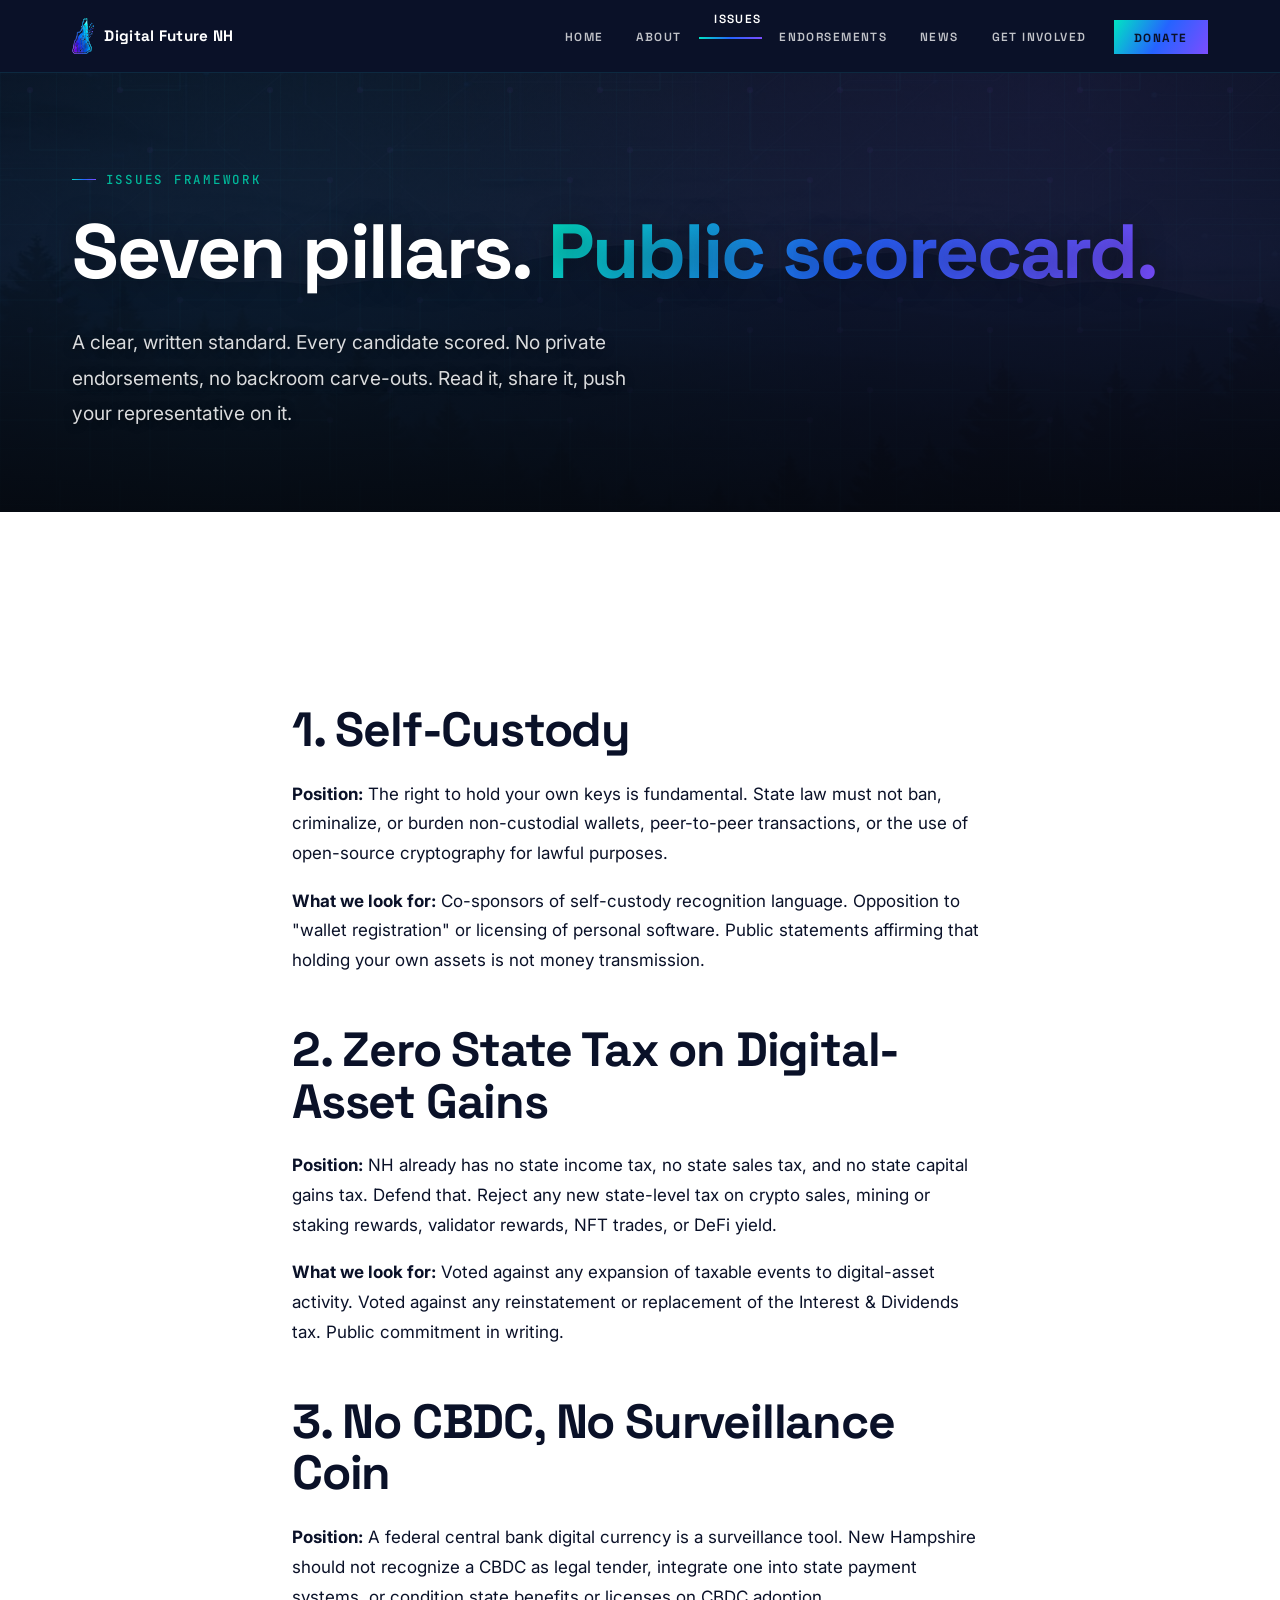
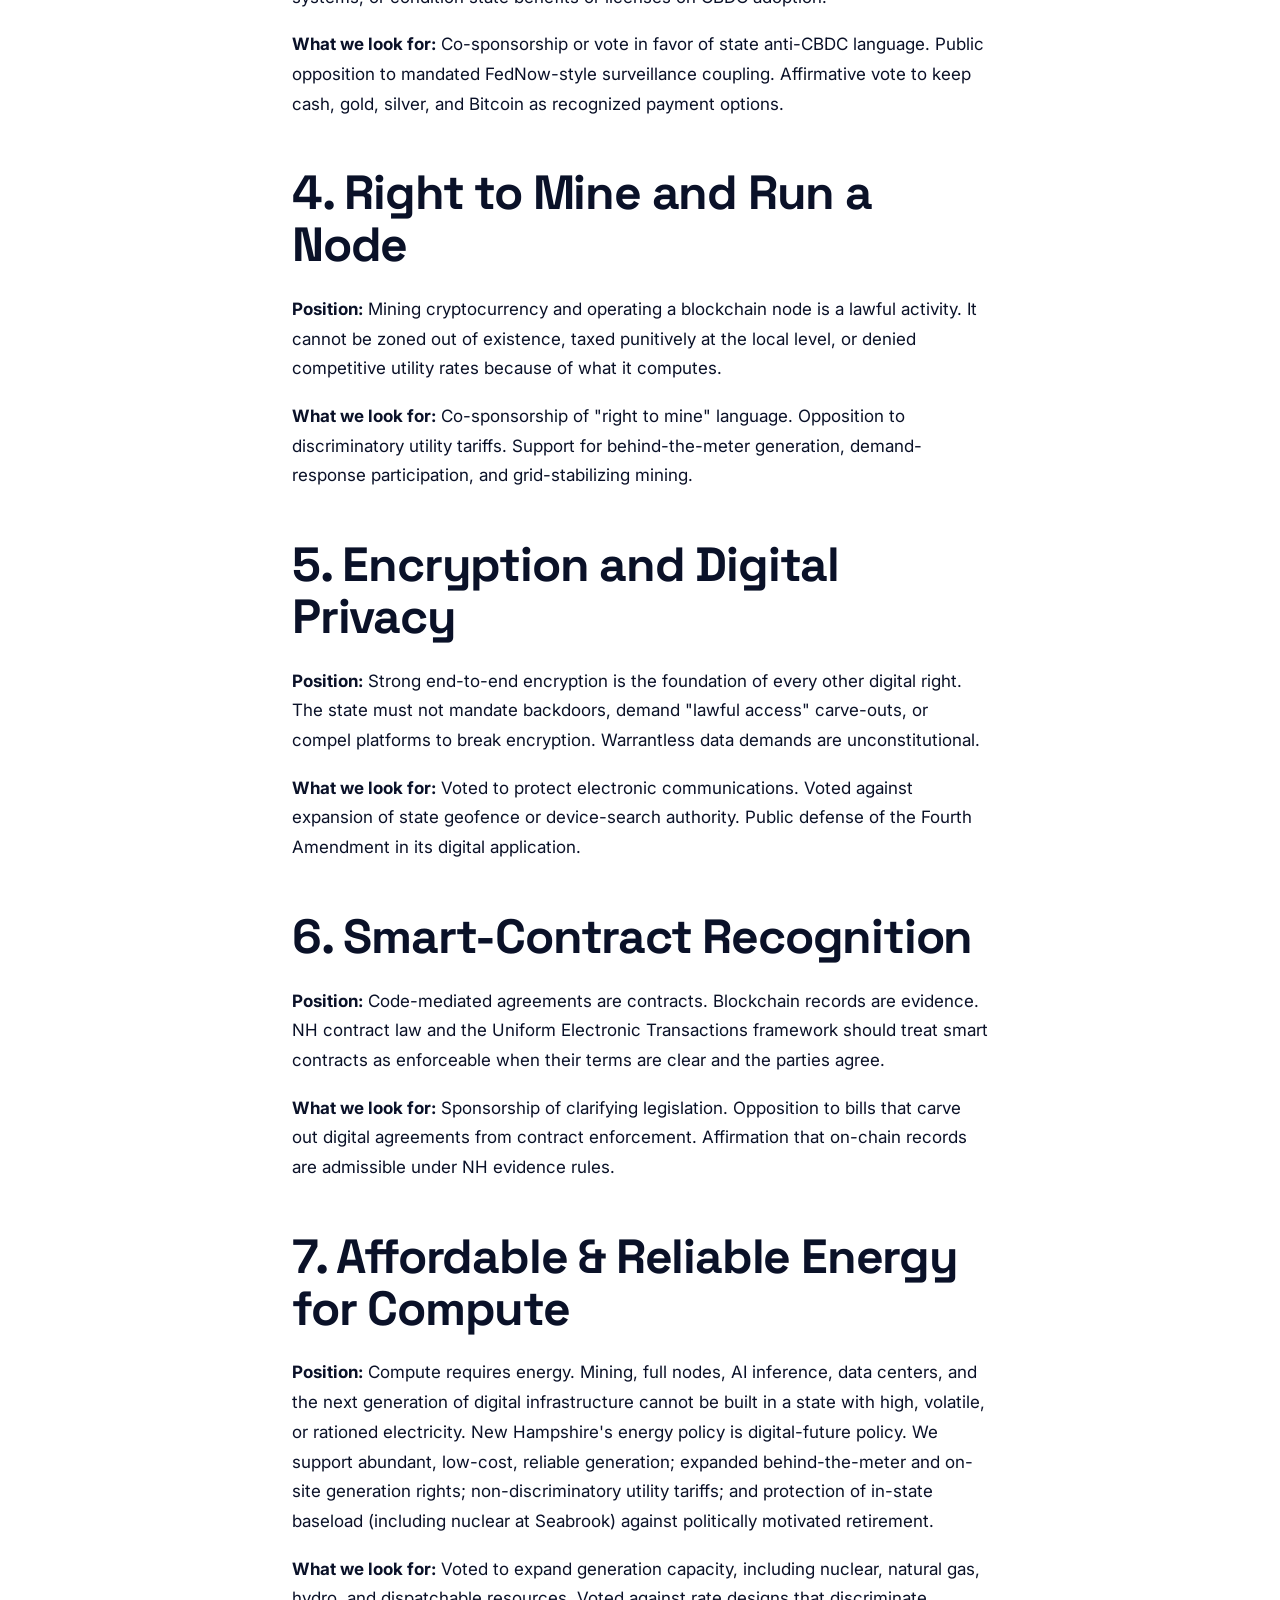
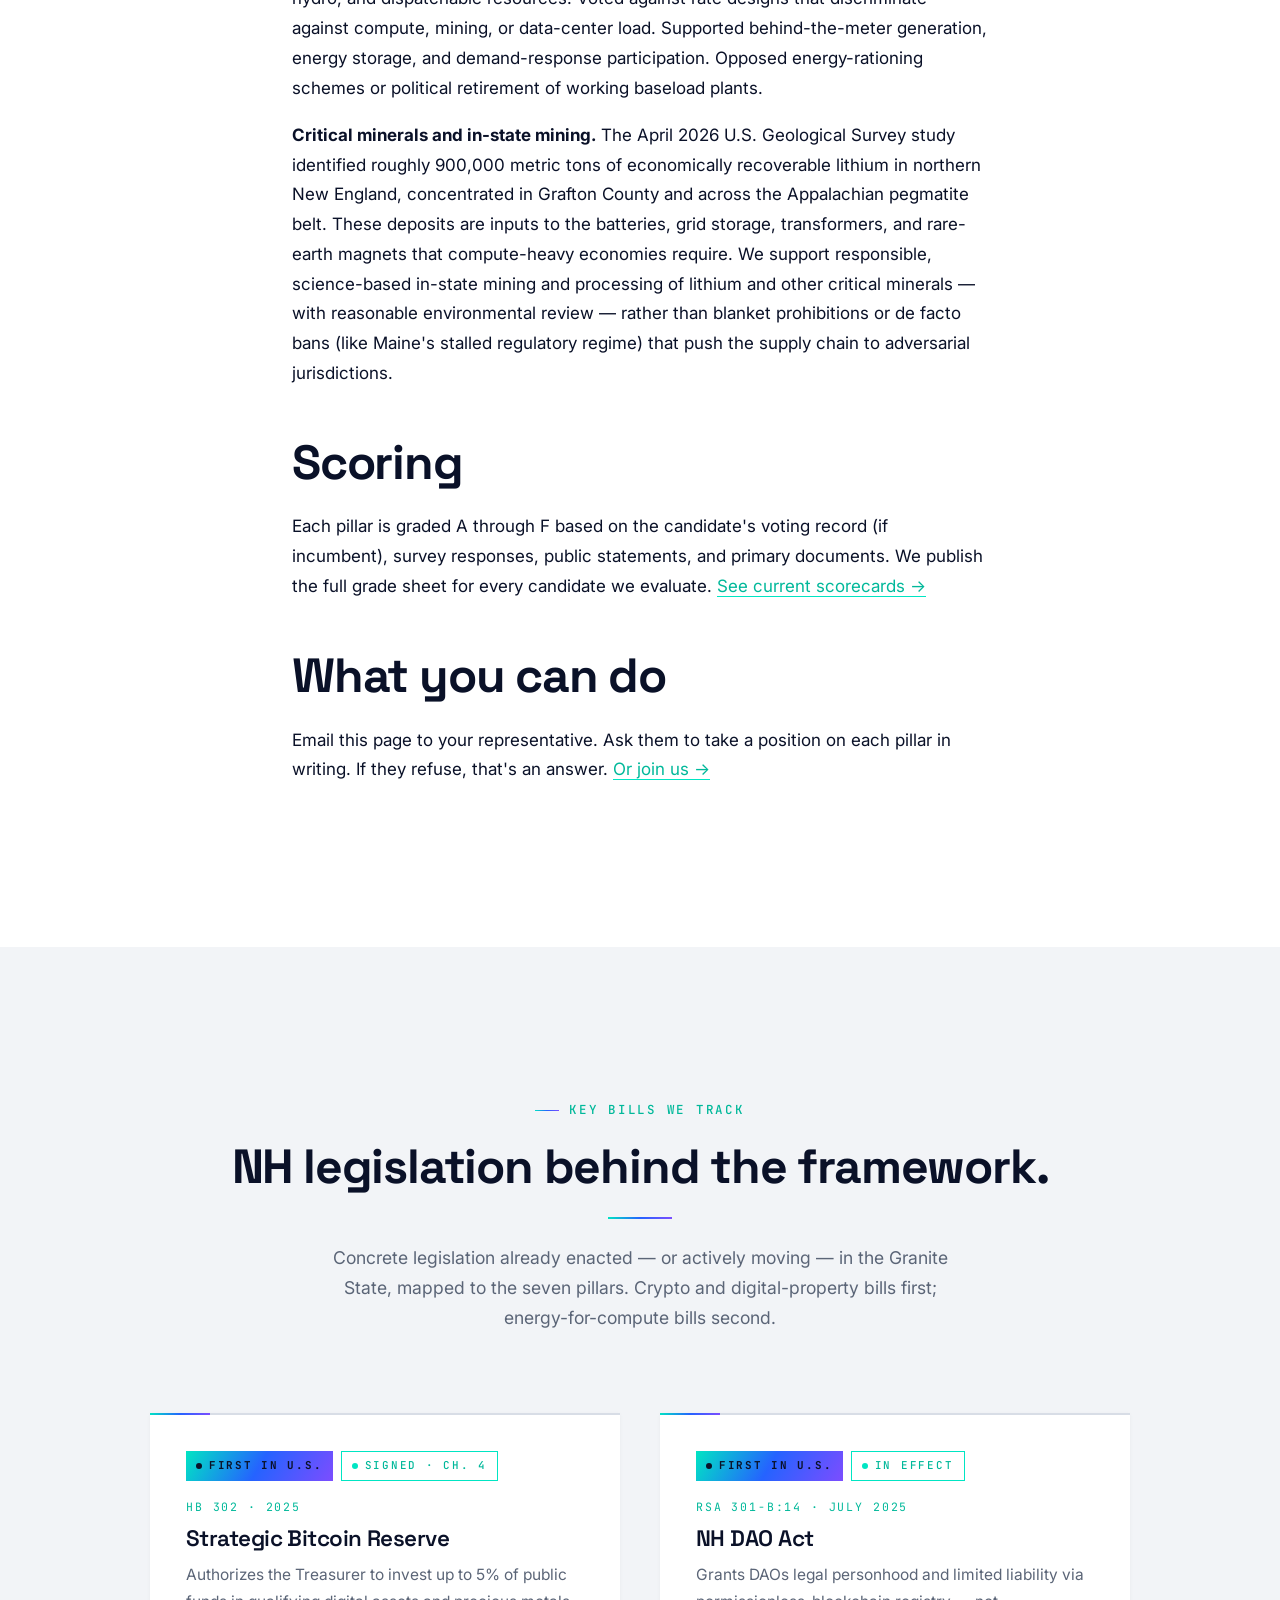
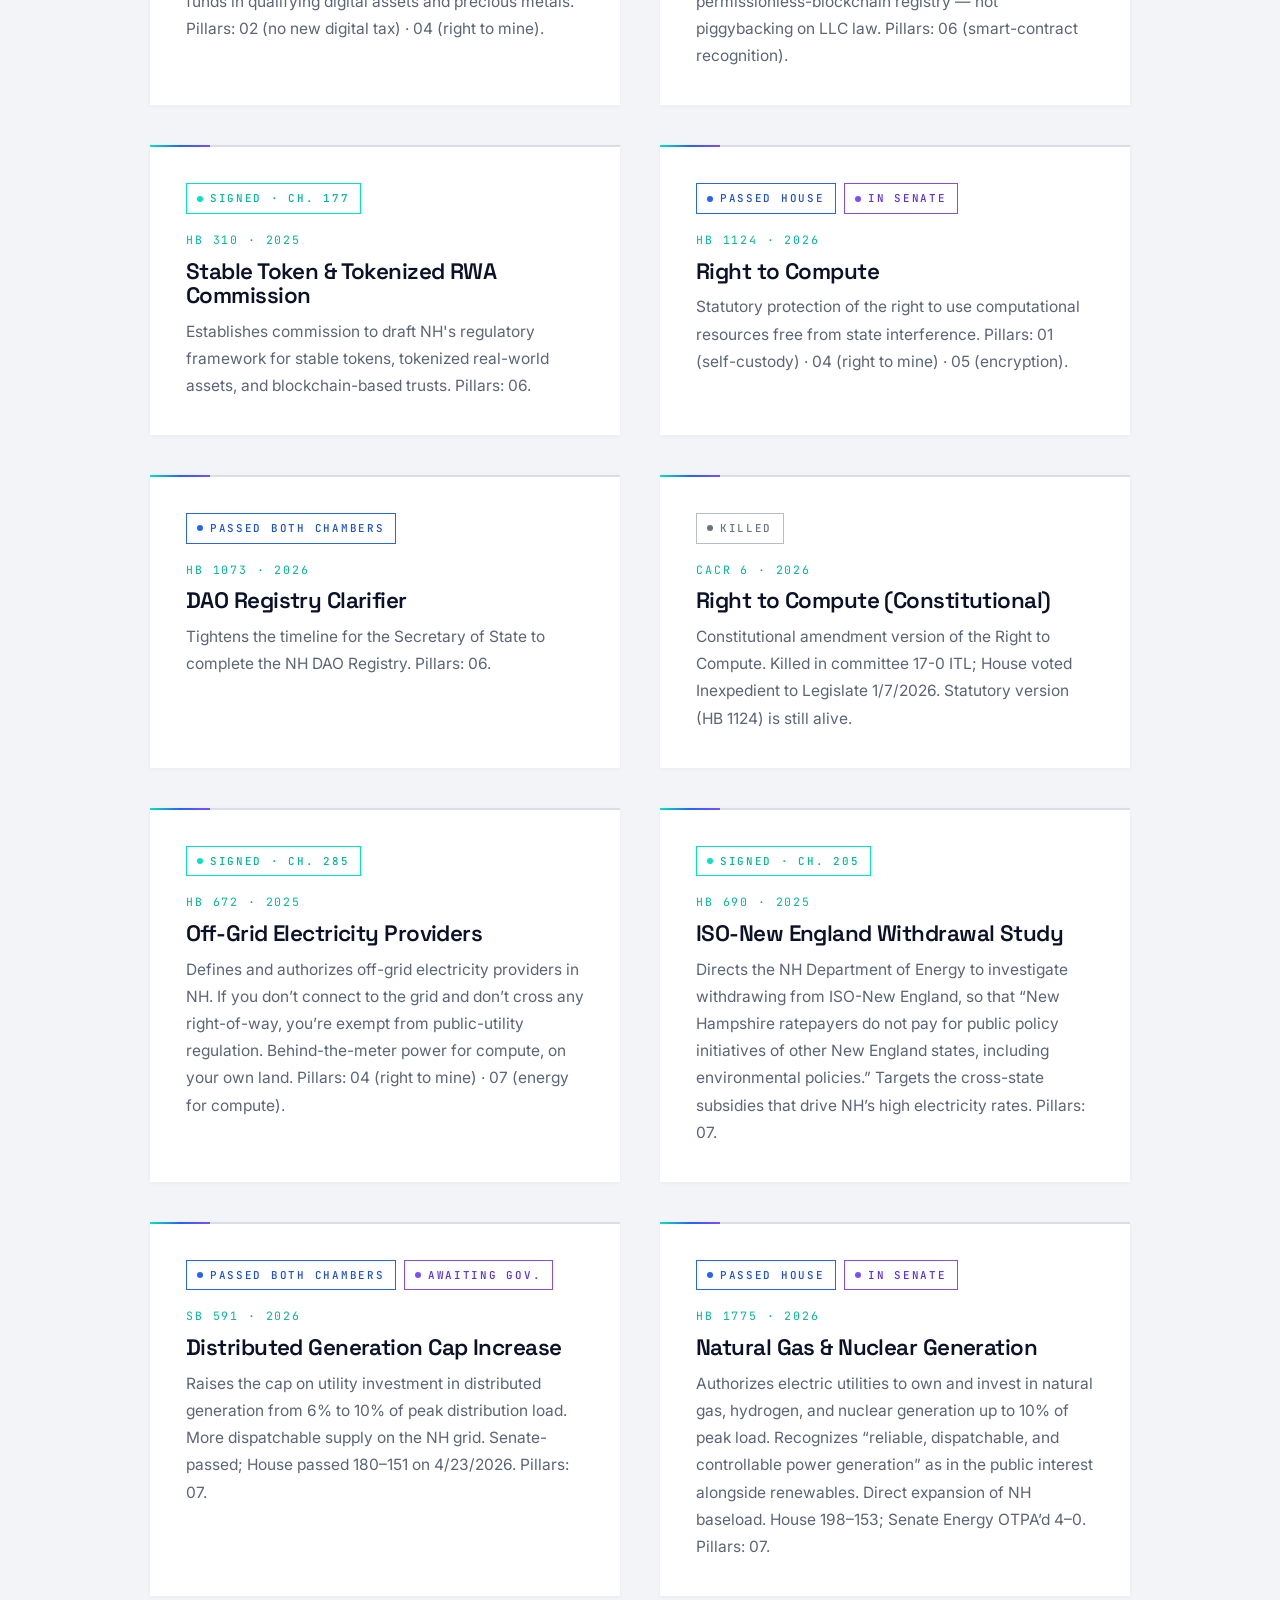
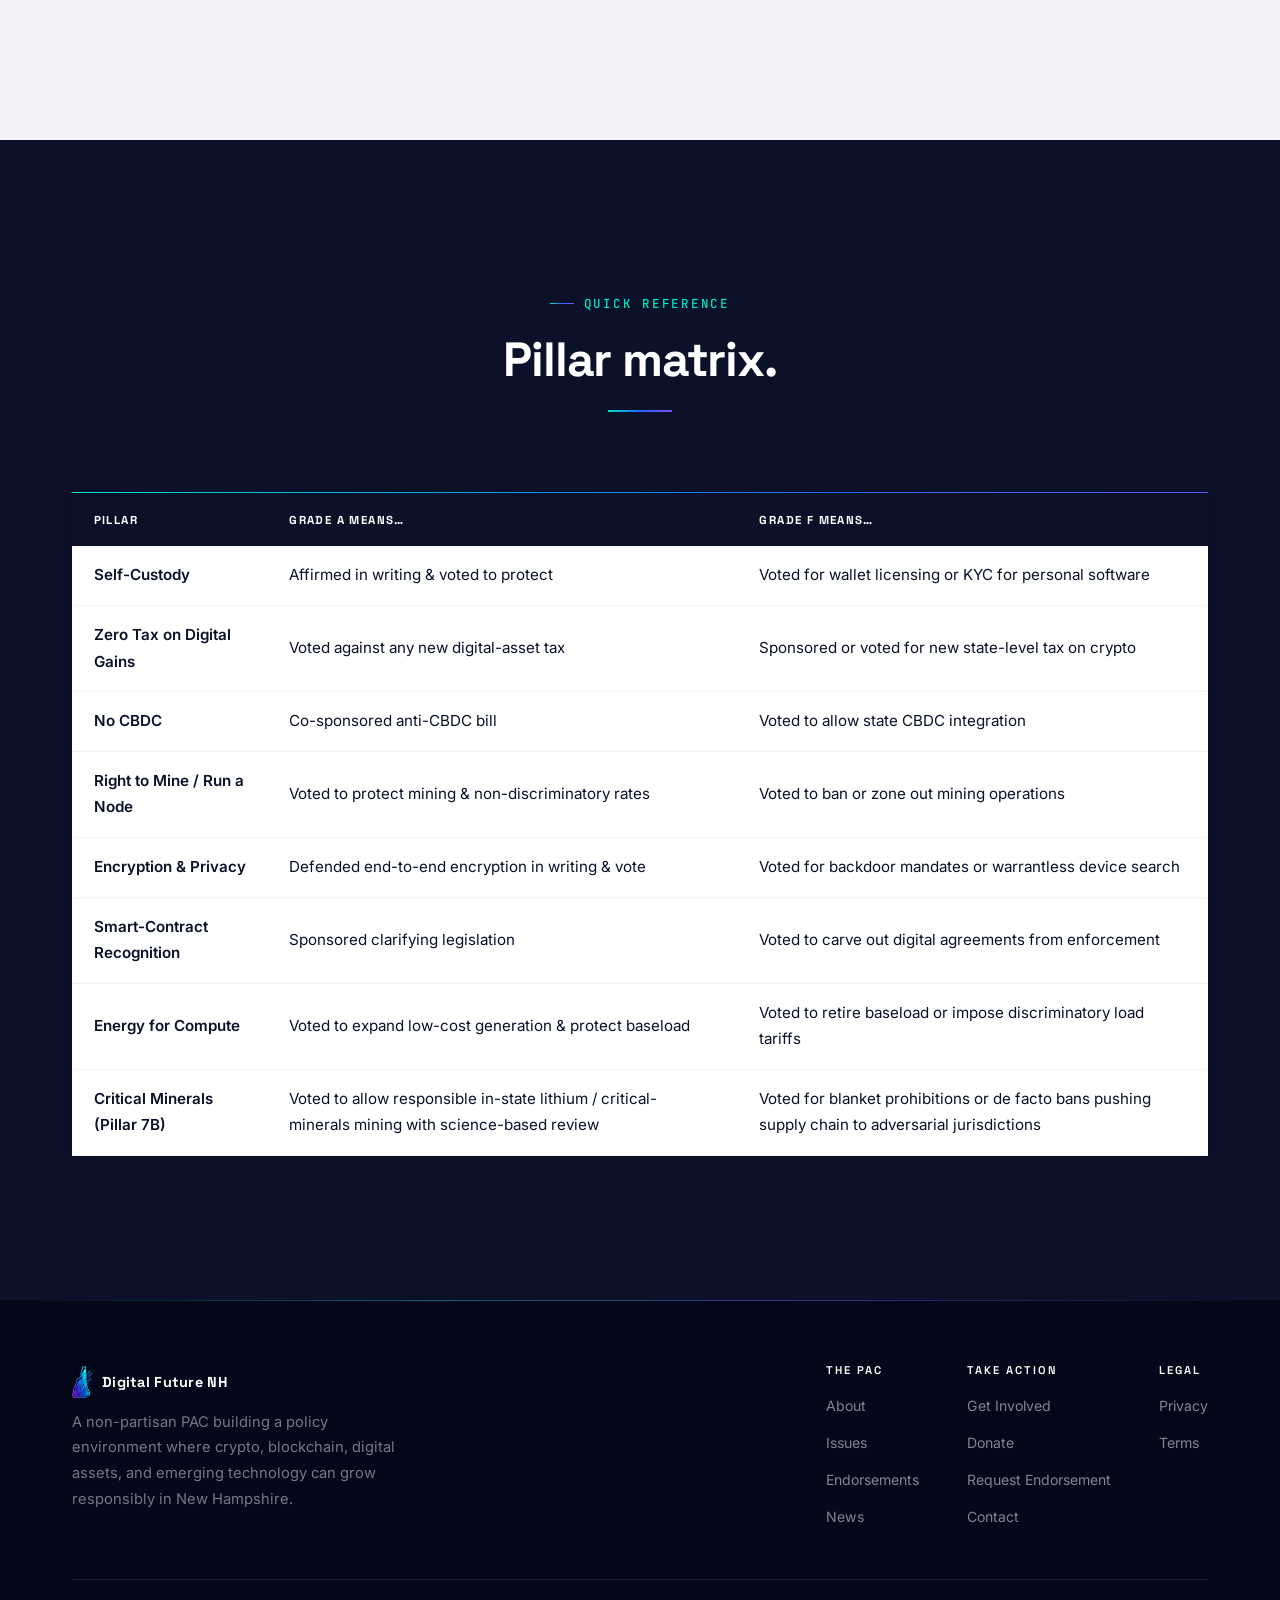
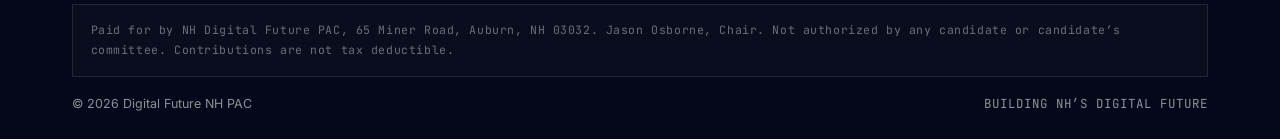
<file: issues/index.html>
<!DOCTYPE html>
<html lang="en">
<head>
  <meta charset="UTF-8">
  <meta name="viewport" content="width=device-width, initial-scale=1.0">
  <title>Issues — Digital Future NH PAC</title>
  <meta name="description" content="The full issues framework: seven pillars we score every candidate on. Self-custody, zero tax on digital gains, anti-CBDC, right to mine, encryption, smart-contract recognition, and affordable & reliable energy for compute.">
  <meta name="theme-color" content="#0a1224">
  <meta property="og:title" content="Issues — Digital Future NH PAC">
  <meta property="og:description" content="The seven-pillar framework we score every NH candidate on.">
  <meta property="og:image" content="https://digitalfuturenh.com/images/og-issues.jpg">
  <meta property="og:image:width" content="1200">
  <meta property="og:image:height" content="630">
  <meta property="og:url" content="https://digitalfuturenh.com/issues/">
  <meta property="og:type" content="website">
  <meta name="twitter:card" content="summary_large_image">
  <meta name="twitter:title" content="Issues — Digital Future NH PAC">
  <meta name="twitter:description" content="Seven pillars. Public scorecard. Party-blind.">
  <meta name="twitter:image" content="https://digitalfuturenh.com/images/og-issues.jpg">
  <meta name="robots" content="index, follow">
  <link rel="canonical" href="https://digitalfuturenh.com/issues/">
  <link rel="icon" href="/favicon.ico" sizes="any">
  <link rel="icon" type="image/png" sizes="32x32" href="/favicon.png?v=26">
  <link rel="apple-touch-icon" sizes="180x180" href="/apple-touch-icon.png?v=26">
  <link rel="preconnect" href="https://fonts.googleapis.com">
  <link rel="preconnect" href="https://fonts.gstatic.com" crossorigin>
  <link href="https://fonts.googleapis.com/css2?family=Inter:wght@400;500;600;700&family=JetBrains+Mono:wght@400;500;600&family=Space+Grotesk:wght@400;500;600;700&display=swap" rel="stylesheet" media="print" onload="this.media='all'">
  <noscript><link href="https://fonts.googleapis.com/css2?family=Inter:wght@400;500;600;700&family=JetBrains+Mono:wght@400;500;600&family=Space+Grotesk:wght@400;500;600;700&display=swap" rel="stylesheet"></noscript>
  <link rel="stylesheet" href="/css/style.css?v=26">
  <script src="/js/main.js?v=26" defer></script>
</head>
<body>
<div class="progress-bar"></div>

<nav class="nav">
  <div class="nav-inner">
    <a class="nav-brand" href="/"><span class="brand-mark"><img src="/images/logo-icon-color-trans.png" alt="Digital Future NH"></span><span class="brand-word"><b>Digital Future NH</b></span></a>
    <button class="nav-toggle" aria-label="Toggle menu"><span></span><span></span><span></span></button>
    <ul class="nav-links">
      <li><a href="/">Home</a></li>
      <li><a href="/about/">About</a></li>
      <li><a href="/issues/" class="on">Issues</a></li>
      <li><a href="/candidates/">Endorsements</a></li>
      <li><a href="/news/">News</a></li>
      <li><a href="/involved/">Get Involved</a></li>
      <li><a href="/involved/#donate" class="btn-nav">Donate</a></li>
    </ul>
  </div>
</nav>

<header class="hero hero-sub">
  <div class="hero-bg" style="background-image:url('/images/hero-issues.jpg')"></div>
  <div class="bg-grid"></div>
  <div class="bg-circuit"></div>
  <div class="hero-overlay"></div>
  <div class="hero-content">
    <span class="overline">Issues Framework</span>
    <h1>Seven pillars. <span class="accent">Public scorecard.</span></h1>
    <p class="hero-lead">A clear, written standard. Every candidate scored. No private endorsements, no backroom carve-outs. Read it, share it, push your representative on it.</p>
  </div>
</header>

<section class="sec">
  <div class="wrap-sm">
    <article class="article-body reveal">

      <h2>1. Self-Custody</h2>
      <p><strong>Position:</strong> The right to hold your own keys is fundamental. State law must not ban, criminalize, or burden non-custodial wallets, peer-to-peer transactions, or the use of open-source cryptography for lawful purposes.</p>
      <p><strong>What we look for:</strong> Co-sponsors of self-custody recognition language. Opposition to "wallet registration" or licensing of personal software. Public statements affirming that holding your own assets is not money transmission.</p>

      <h2>2. Zero State Tax on Digital-Asset Gains</h2>
      <p><strong>Position:</strong> NH already has no state income tax, no state sales tax, and no state capital gains tax. Defend that. Reject any new state-level tax on crypto sales, mining or staking rewards, validator rewards, NFT trades, or DeFi yield.</p>
      <p><strong>What we look for:</strong> Voted against any expansion of taxable events to digital-asset activity. Voted against any reinstatement or replacement of the Interest &amp; Dividends tax. Public commitment in writing.</p>

      <h2>3. No CBDC, No Surveillance Coin</h2>
      <p><strong>Position:</strong> A federal central bank digital currency is a surveillance tool. New Hampshire should not recognize a CBDC as legal tender, integrate one into state payment systems, or condition state benefits or licenses on CBDC adoption.</p>
      <p><strong>What we look for:</strong> Co-sponsorship or vote in favor of state anti-CBDC language. Public opposition to mandated FedNow-style surveillance coupling. Affirmative vote to keep cash, gold, silver, and Bitcoin as recognized payment options.</p>

      <h2>4. Right to Mine and Run a Node</h2>
      <p><strong>Position:</strong> Mining cryptocurrency and operating a blockchain node is a lawful activity. It cannot be zoned out of existence, taxed punitively at the local level, or denied competitive utility rates because of what it computes.</p>
      <p><strong>What we look for:</strong> Co-sponsorship of "right to mine" language. Opposition to discriminatory utility tariffs. Support for behind-the-meter generation, demand-response participation, and grid-stabilizing mining.</p>

      <h2>5. Encryption and Digital Privacy</h2>
      <p><strong>Position:</strong> Strong end-to-end encryption is the foundation of every other digital right. The state must not mandate backdoors, demand "lawful access" carve-outs, or compel platforms to break encryption. Warrantless data demands are unconstitutional.</p>
      <p><strong>What we look for:</strong> Voted to protect electronic communications. Voted against expansion of state geofence or device-search authority. Public defense of the Fourth Amendment in its digital application.</p>

      <h2>6. Smart-Contract Recognition</h2>
      <p><strong>Position:</strong> Code-mediated agreements are contracts. Blockchain records are evidence. NH contract law and the Uniform Electronic Transactions framework should treat smart contracts as enforceable when their terms are clear and the parties agree.</p>
      <p><strong>What we look for:</strong> Sponsorship of clarifying legislation. Opposition to bills that carve out digital agreements from contract enforcement. Affirmation that on-chain records are admissible under NH evidence rules.</p>

      <h2>7. Affordable &amp; Reliable Energy for Compute</h2>
      <p><strong>Position:</strong> Compute requires energy. Mining, full nodes, AI inference, data centers, and the next generation of digital infrastructure cannot be built in a state with high, volatile, or rationed electricity. New Hampshire's energy policy is digital-future policy. We support abundant, low-cost, reliable generation; expanded behind-the-meter and on-site generation rights; non-discriminatory utility tariffs; and protection of in-state baseload (including nuclear at Seabrook) against politically motivated retirement.</p>
      <p><strong>What we look for:</strong> Voted to expand generation capacity, including nuclear, natural gas, hydro, and dispatchable resources. Voted against rate designs that discriminate against compute, mining, or data-center load. Supported behind-the-meter generation, energy storage, and demand-response participation. Opposed energy-rationing schemes or political retirement of working baseload plants.</p>
      <p><strong>Critical minerals and in-state mining.</strong> The April 2026 U.S. Geological Survey study identified roughly 900,000 metric tons of economically recoverable lithium in northern New England, concentrated in Grafton County and across the Appalachian pegmatite belt. These deposits are inputs to the batteries, grid storage, transformers, and rare-earth magnets that compute-heavy economies require. We support responsible, science-based in-state mining and processing of lithium and other critical minerals &mdash; with reasonable environmental review &mdash; rather than blanket prohibitions or de facto bans (like Maine's stalled regulatory regime) that push the supply chain to adversarial jurisdictions.</p>

      <h2>Scoring</h2>
      <p>Each pillar is graded A through F based on the candidate's voting record (if incumbent), survey responses, public statements, and primary documents. We publish the full grade sheet for every candidate we evaluate. <a href="/candidates/">See current scorecards &rarr;</a></p>

      <h2>What you can do</h2>
      <p>Email this page to your representative. Ask them to take a position on each pillar in writing. If they refuse, that's an answer. <a href="/involved/">Or join us &rarr;</a></p>
    </article>
  </div>
</section>

<section class="sec sec-alt" id="key-bills">
  <div class="wrap">
    <div class="sec-header reveal">
      <span class="overline">Key Bills We Track</span>
      <h2>NH legislation behind the framework.</h2>
      <p>Concrete legislation already enacted &mdash; or actively moving &mdash; in the Granite State, mapped to the seven pillars. Crypto and digital-property bills first; energy-for-compute bills second.</p>
    </div>

    <div class="grid grid-2 reveal stagger" style="max-width:980px;margin:0 auto">

      <article class="tr-card">
        <div class="tr-chips">
          <span class="chip chip-first">First in U.S.</span>
          <span class="chip chip-signed">Signed &middot; Ch. 4</span>
        </div>
        <p class="billno">HB 302 &middot; 2025</p>
        <h3>Strategic Bitcoin Reserve</h3>
        <p>Authorizes the Treasurer to invest up to 5% of public funds in qualifying digital assets and precious metals. Pillars: 02 (no new digital tax) &middot; 04 (right to mine).</p>
      </article>

      <article class="tr-card">
        <div class="tr-chips">
          <span class="chip chip-first">First in U.S.</span>
          <span class="chip chip-signed">In effect</span>
        </div>
        <p class="billno">RSA 301-B:14 &middot; July 2025</p>
        <h3>NH DAO Act</h3>
        <p>Grants DAOs legal personhood and limited liability via permissionless-blockchain registry &mdash; not piggybacking on LLC law. Pillars: 06 (smart-contract recognition).</p>
      </article>

      <article class="tr-card">
        <div class="tr-chips"><span class="chip chip-signed">Signed &middot; Ch. 177</span></div>
        <p class="billno">HB 310 &middot; 2025</p>
        <h3>Stable Token &amp; Tokenized RWA Commission</h3>
        <p>Establishes commission to draft NH's regulatory framework for stable tokens, tokenized real-world assets, and blockchain-based trusts. Pillars: 06.</p>
      </article>

      <article class="tr-card">
        <div class="tr-chips"><span class="chip chip-passed">Passed House</span><span class="chip chip-progress">In Senate</span></div>
        <p class="billno">HB 1124 &middot; 2026</p>
        <h3>Right to Compute</h3>
        <p>Statutory protection of the right to use computational resources free from state interference. Pillars: 01 (self-custody) &middot; 04 (right to mine) &middot; 05 (encryption).</p>
      </article>

      <article class="tr-card">
        <div class="tr-chips"><span class="chip chip-passed">Passed both chambers</span></div>
        <p class="billno">HB 1073 &middot; 2026</p>
        <h3>DAO Registry Clarifier</h3>
        <p>Tightens the timeline for the Secretary of State to complete the NH DAO Registry. Pillars: 06.</p>
      </article>

      <article class="tr-card">
        <div class="tr-chips"><span class="chip chip-killed">Killed</span></div>
        <p class="billno">CACR 6 &middot; 2026</p>
        <h3>Right to Compute (Constitutional)</h3>
        <p>Constitutional amendment version of the Right to Compute. Killed in committee 17-0 ITL; House voted Inexpedient to Legislate 1/7/2026. Statutory version (HB 1124) is still alive.</p>
      </article>

      <article class="tr-card">
        <div class="tr-chips"><span class="chip chip-signed">Signed &middot; Ch. 285</span></div>
        <p class="billno">HB 672 &middot; 2025</p>
        <h3>Off-Grid Electricity Providers</h3>
        <p>Defines and authorizes off-grid electricity providers in NH. If you don&rsquo;t connect to the grid and don&rsquo;t cross any right-of-way, you&rsquo;re exempt from public-utility regulation. Behind-the-meter power for compute, on your own land. Pillars: 04 (right to mine) &middot; 07 (energy for compute).</p>
      </article>

      <article class="tr-card">
        <div class="tr-chips"><span class="chip chip-signed">Signed &middot; Ch. 205</span></div>
        <p class="billno">HB 690 &middot; 2025</p>
        <h3>ISO-New England Withdrawal Study</h3>
        <p>Directs the NH Department of Energy to investigate withdrawing from ISO-New England, so that &ldquo;New Hampshire ratepayers do not pay for public policy initiatives of other New England states, including environmental policies.&rdquo; Targets the cross-state subsidies that drive NH&rsquo;s high electricity rates. Pillars: 07.</p>
      </article>

      <article class="tr-card">
        <div class="tr-chips"><span class="chip chip-passed">Passed both chambers</span><span class="chip chip-progress">Awaiting Gov.</span></div>
        <p class="billno">SB 591 &middot; 2026</p>
        <h3>Distributed Generation Cap Increase</h3>
        <p>Raises the cap on utility investment in distributed generation from 6% to 10% of peak distribution load. More dispatchable supply on the NH grid. Senate-passed; House passed 180&ndash;151 on 4/23/2026. Pillars: 07.</p>
      </article>

      <article class="tr-card">
        <div class="tr-chips"><span class="chip chip-passed">Passed House</span><span class="chip chip-progress">In Senate</span></div>
        <p class="billno">HB 1775 &middot; 2026</p>
        <h3>Natural Gas &amp; Nuclear Generation</h3>
        <p>Authorizes electric utilities to own and invest in natural gas, hydrogen, and nuclear generation up to 10% of peak load. Recognizes &ldquo;reliable, dispatchable, and controllable power generation&rdquo; as in the public interest alongside renewables. Direct expansion of NH baseload. House 198&ndash;153; Senate Energy OTPA&rsquo;d 4&ndash;0. Pillars: 07.</p>
      </article>

    </div>
  </div>
</section>

<section class="sec sec-dark">
  <div class="wrap">
    <div class="sec-header reveal">
      <span class="overline">Quick Reference</span>
      <h2>Pillar matrix.</h2>
    </div>
    <table class="cmp-table reveal">
      <thead>
        <tr><th>Pillar</th><th>Grade A means&hellip;</th><th>Grade F means&hellip;</th></tr>
      </thead>
      <tbody>
        <tr><td>Self-Custody</td><td>Affirmed in writing &amp; voted to protect</td><td>Voted for wallet licensing or KYC for personal software</td></tr>
        <tr><td>Zero Tax on Digital Gains</td><td>Voted against any new digital-asset tax</td><td>Sponsored or voted for new state-level tax on crypto</td></tr>
        <tr><td>No CBDC</td><td>Co-sponsored anti-CBDC bill</td><td>Voted to allow state CBDC integration</td></tr>
        <tr><td>Right to Mine / Run a Node</td><td>Voted to protect mining &amp; non-discriminatory rates</td><td>Voted to ban or zone out mining operations</td></tr>
        <tr><td>Encryption &amp; Privacy</td><td>Defended end-to-end encryption in writing &amp; vote</td><td>Voted for backdoor mandates or warrantless device search</td></tr>
        <tr><td>Smart-Contract Recognition</td><td>Sponsored clarifying legislation</td><td>Voted to carve out digital agreements from enforcement</td></tr>
        <tr><td>Energy for Compute</td><td>Voted to expand low-cost generation &amp; protect baseload</td><td>Voted to retire baseload or impose discriminatory load tariffs</td></tr>
        <tr><td>Critical Minerals (Pillar 7B)</td><td>Voted to allow responsible in-state lithium / critical-minerals mining with science-based review</td><td>Voted for blanket prohibitions or de facto bans pushing supply chain to adversarial jurisdictions</td></tr>
      </tbody>
    </table>
  </div>
</section>

<footer class="footer">
  <div class="wrap">
    <div class="footer-inner">
      <div class="footer-brand"><a class="nav-brand" href="/"><span class="brand-mark"><img src="/images/logo-icon-color-trans.png" alt="Digital Future NH"></span><span class="brand-word"><b>Digital Future NH</b></span></a><p>A non-partisan PAC building a policy environment where crypto, blockchain, digital assets, and emerging technology can grow responsibly in New Hampshire.</p></div>
      <nav class="footer-nav">
        <div class="footer-col"><h4>The PAC</h4><ul><li><a href="/about/">About</a></li><li><a href="/issues/">Issues</a></li><li><a href="/candidates/">Endorsements</a></li><li><a href="/news/">News</a></li></ul></div>
        <div class="footer-col"><h4>Take Action</h4><ul><li><a href="/involved/">Get Involved</a></li><li><a href="/involved/#donate">Donate</a></li><li><a href="/involved/#endorsement">Request Endorsement</a></li><li><a href="/involved/#contact">Contact</a></li></ul></div>
        <div class="footer-col"><h4>Legal</h4><ul><li><a href="/privacy/">Privacy</a></li><li><a href="/terms/">Terms</a></li></ul></div>
      </nav>
    </div>
    <div class="footer-disclaimer">Paid for by NH Digital Future PAC, 65 Miner Road, Auburn, NH 03032. Jason Osborne, Chair. Not authorized by any candidate or candidate&rsquo;s committee. Contributions are not tax deductible.</div>
    <div class="footer-bottom" style="margin-top:1rem"><span>&copy; <span id="yr">2026</span> Digital Future NH PAC</span><span style="font-family:var(--font-mono);letter-spacing:.08em">BUILDING NH&rsquo;S DIGITAL FUTURE</span></div>
  </div>
</footer>
<script>document.getElementById('yr').textContent = new Date().getFullYear();</script>
</body>
</html>
</file>
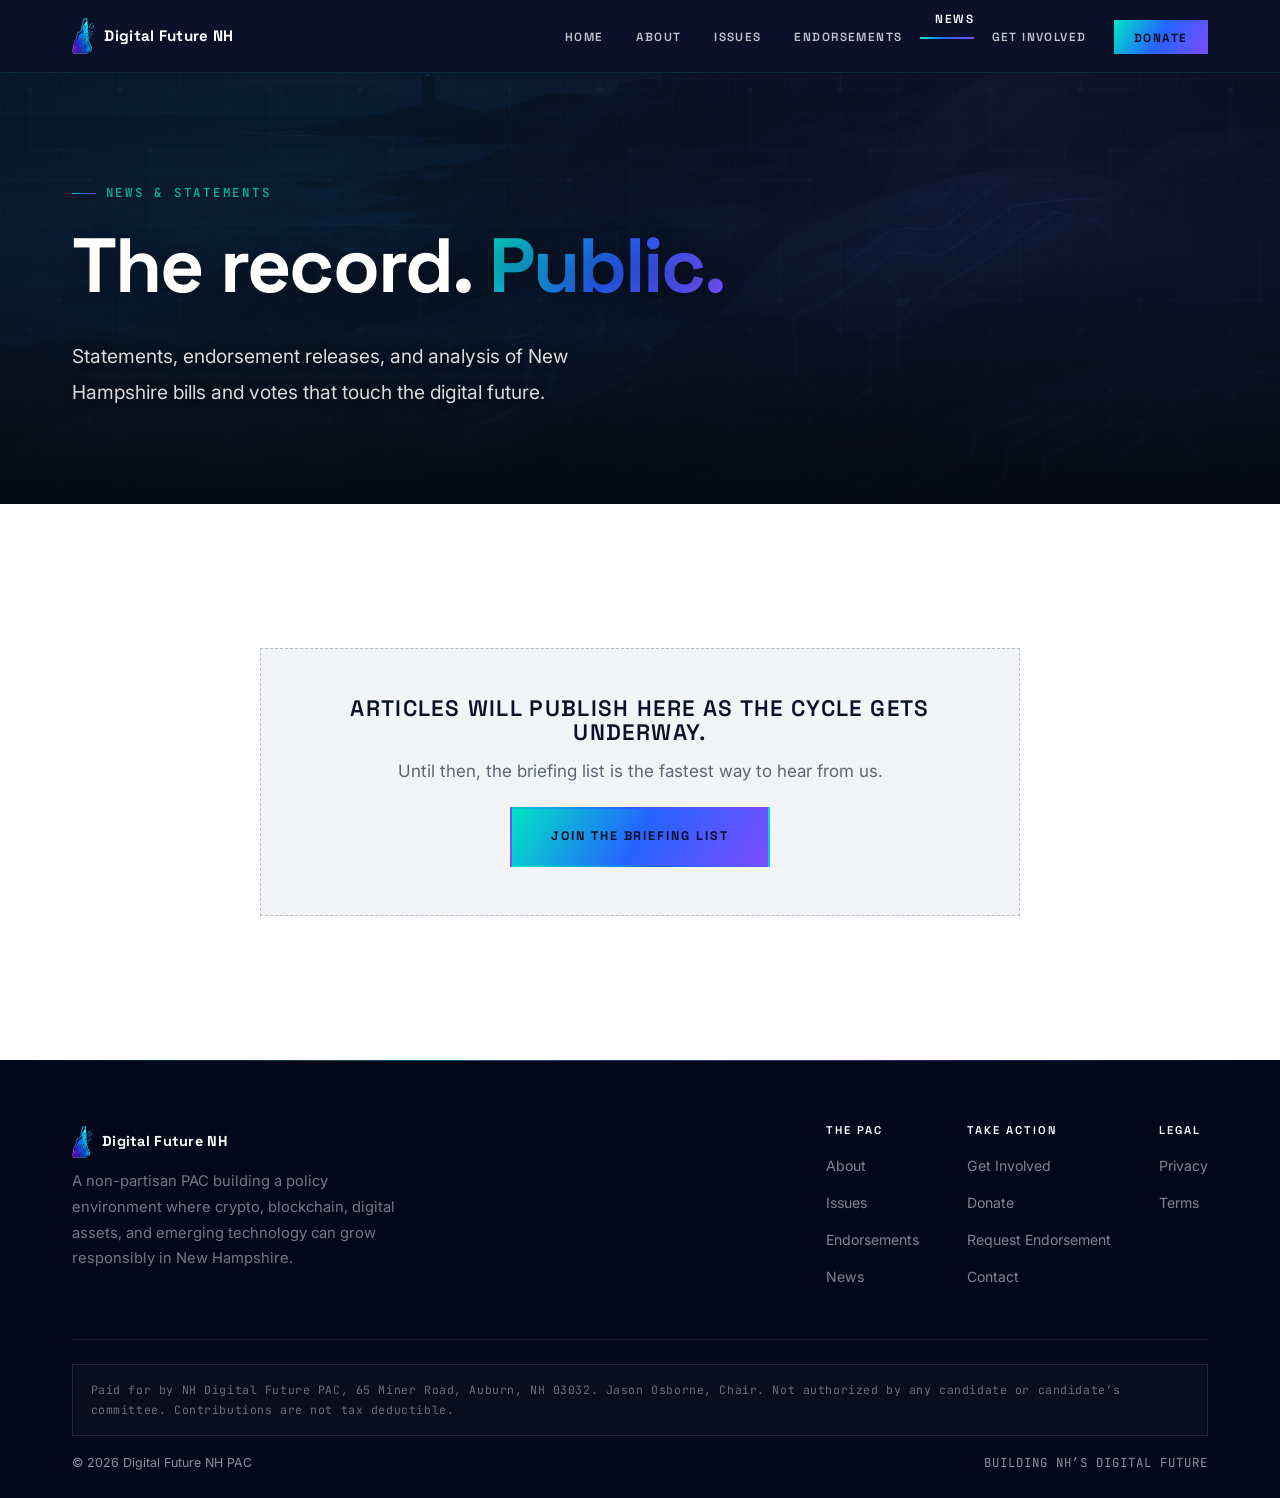
<file: news/index.html>
<!DOCTYPE html>
<html lang="en">
<head>
  <meta charset="UTF-8">
  <meta name="viewport" content="width=device-width, initial-scale=1.0">
  <title>News — Digital Future NH PAC</title>
  <meta name="description" content="PAC statements, endorsement releases, and analysis of NH digital-future legislation.">
  <meta name="theme-color" content="#0a1224">
  <meta property="og:title" content="News — Digital Future NH PAC">
  <meta property="og:description" content="Statements, endorsements, and analysis.">
  <meta property="og:image" content="https://digitalfuturenh.com/images/og-news.jpg">
  <meta property="og:image:width" content="1200">
  <meta property="og:image:height" content="630">
  <meta property="og:url" content="https://digitalfuturenh.com/news/">
  <meta property="og:type" content="website">
  <meta name="twitter:card" content="summary_large_image">
  <meta name="twitter:title" content="News — Digital Future NH PAC">
  <meta name="twitter:description" content="Statements, endorsements, and analysis.">
  <meta name="twitter:image" content="https://digitalfuturenh.com/images/og-news.jpg">
  <meta name="robots" content="index, follow">
  <link rel="canonical" href="https://digitalfuturenh.com/news/">
  <link rel="icon" href="/favicon.ico" sizes="any">
  <link rel="icon" type="image/png" sizes="32x32" href="/favicon.png?v=26">
  <link rel="apple-touch-icon" sizes="180x180" href="/apple-touch-icon.png?v=26">
  <link rel="preconnect" href="https://fonts.googleapis.com">
  <link rel="preconnect" href="https://fonts.gstatic.com" crossorigin>
  <link href="https://fonts.googleapis.com/css2?family=Inter:wght@400;500;600;700&family=JetBrains+Mono:wght@400;500;600&family=Space+Grotesk:wght@400;500;600;700&display=swap" rel="stylesheet" media="print" onload="this.media='all'">
  <noscript><link href="https://fonts.googleapis.com/css2?family=Inter:wght@400;500;600;700&family=JetBrains+Mono:wght@400;500;600&family=Space+Grotesk:wght@400;500;600;700&display=swap" rel="stylesheet"></noscript>
  <link rel="stylesheet" href="/css/style.css?v=26">
  <script src="/js/main.js?v=26" defer></script>
</head>
<body>
<div class="progress-bar"></div>

<nav class="nav">
  <div class="nav-inner">
    <a class="nav-brand" href="/"><span class="brand-mark"><img src="/images/logo-icon-color-trans.png" alt="Digital Future NH"></span><span class="brand-word"><b>Digital Future NH</b></span></a>
    <button class="nav-toggle" aria-label="Toggle menu"><span></span><span></span><span></span></button>
    <ul class="nav-links">
      <li><a href="/">Home</a></li>
      <li><a href="/about/">About</a></li>
      <li><a href="/issues/">Issues</a></li>
      <li><a href="/candidates/">Endorsements</a></li>
      <li><a href="/news/" class="on">News</a></li>
      <li><a href="/involved/">Get Involved</a></li>
      <li><a href="/involved/#donate" class="btn-nav">Donate</a></li>
    </ul>
  </div>
</nav>

<header class="hero hero-sub">
  <div class="hero-bg" style="background-image:url('/images/hero-news.jpg')"></div>
  <div class="bg-grid"></div>
  <div class="bg-circuit"></div>
  <div class="hero-overlay"></div>
  <div class="hero-content">
    <span class="overline">News &amp; Statements</span>
    <h1>The record. <span class="accent">Public.</span></h1>
    <p class="hero-lead">Statements, endorsement releases, and analysis of New Hampshire bills and votes that touch the digital future.</p>
  </div>
</header>

<section class="sec">
  <div class="wrap">
    <div class="endorse-empty reveal" style="max-width:760px;margin:0 auto">
      <h3 style="text-transform:uppercase;letter-spacing:.06em;color:var(--navy)">Articles will publish here as the cycle gets underway.</h3>
      <p style="margin-top:.5rem">Until then, the briefing list is the fastest way to hear from us.</p>
      <p style="margin-top:1.25rem"><a href="/involved/#briefing" class="btn btn-grad">Join the Briefing List</a></p>
    </div>
  </div>
</section>

<footer class="footer">
  <div class="wrap">
    <div class="footer-inner">
      <div class="footer-brand"><a class="nav-brand" href="/"><span class="brand-mark"><img src="/images/logo-icon-color-trans.png" alt="Digital Future NH"></span><span class="brand-word"><b>Digital Future NH</b></span></a><p>A non-partisan PAC building a policy environment where crypto, blockchain, digital assets, and emerging technology can grow responsibly in New Hampshire.</p></div>
      <nav class="footer-nav">
        <div class="footer-col"><h4>The PAC</h4><ul><li><a href="/about/">About</a></li><li><a href="/issues/">Issues</a></li><li><a href="/candidates/">Endorsements</a></li><li><a href="/news/">News</a></li></ul></div>
        <div class="footer-col"><h4>Take Action</h4><ul><li><a href="/involved/">Get Involved</a></li><li><a href="/involved/#donate">Donate</a></li><li><a href="/involved/#endorsement">Request Endorsement</a></li><li><a href="/involved/#contact">Contact</a></li></ul></div>
        <div class="footer-col"><h4>Legal</h4><ul><li><a href="/privacy/">Privacy</a></li><li><a href="/terms/">Terms</a></li></ul></div>
      </nav>
    </div>
    <div class="footer-disclaimer">Paid for by NH Digital Future PAC, 65 Miner Road, Auburn, NH 03032. Jason Osborne, Chair. Not authorized by any candidate or candidate&rsquo;s committee. Contributions are not tax deductible.</div>
    <div class="footer-bottom" style="margin-top:1rem"><span>&copy; <span id="yr">2026</span> Digital Future NH PAC</span><span style="font-family:var(--font-mono);letter-spacing:.08em">BUILDING NH&rsquo;S DIGITAL FUTURE</span></div>
  </div>
</footer>
<script>document.getElementById('yr').textContent = new Date().getFullYear();</script>
</body>
</html>
</file>
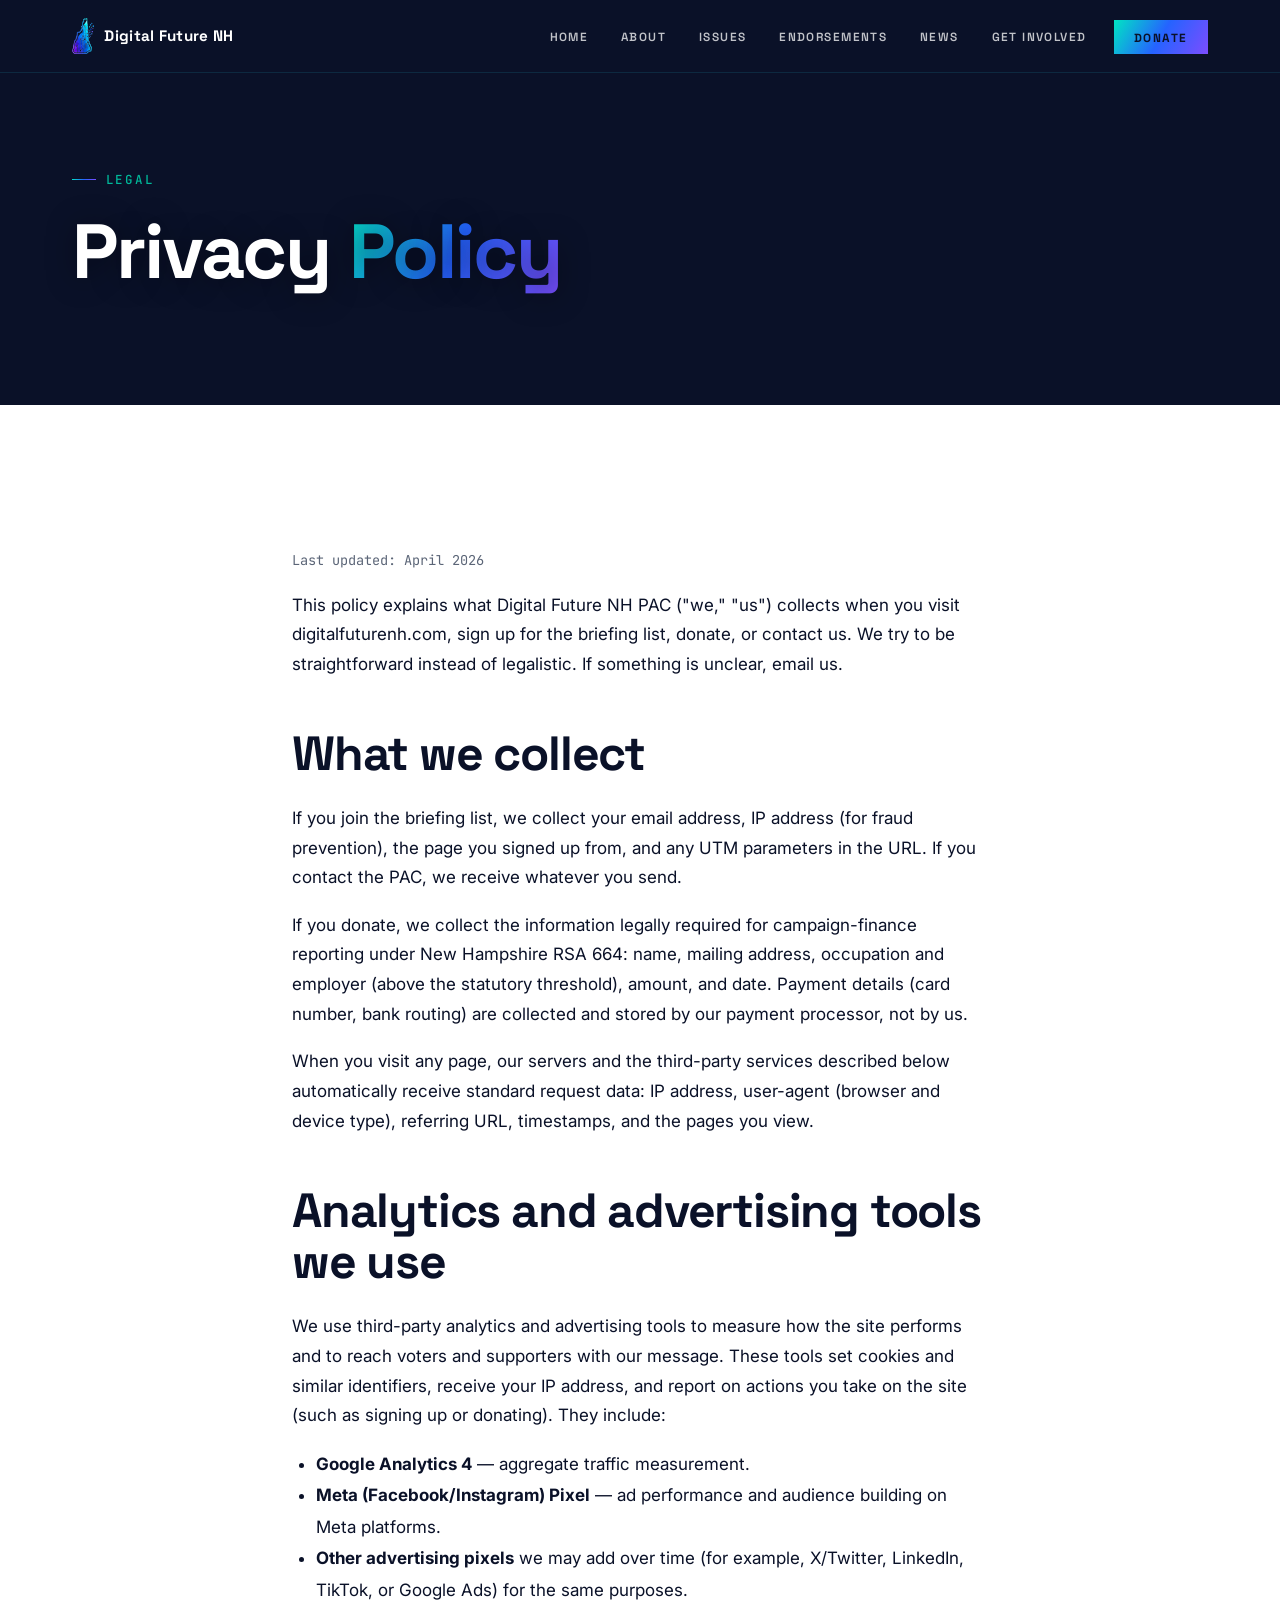
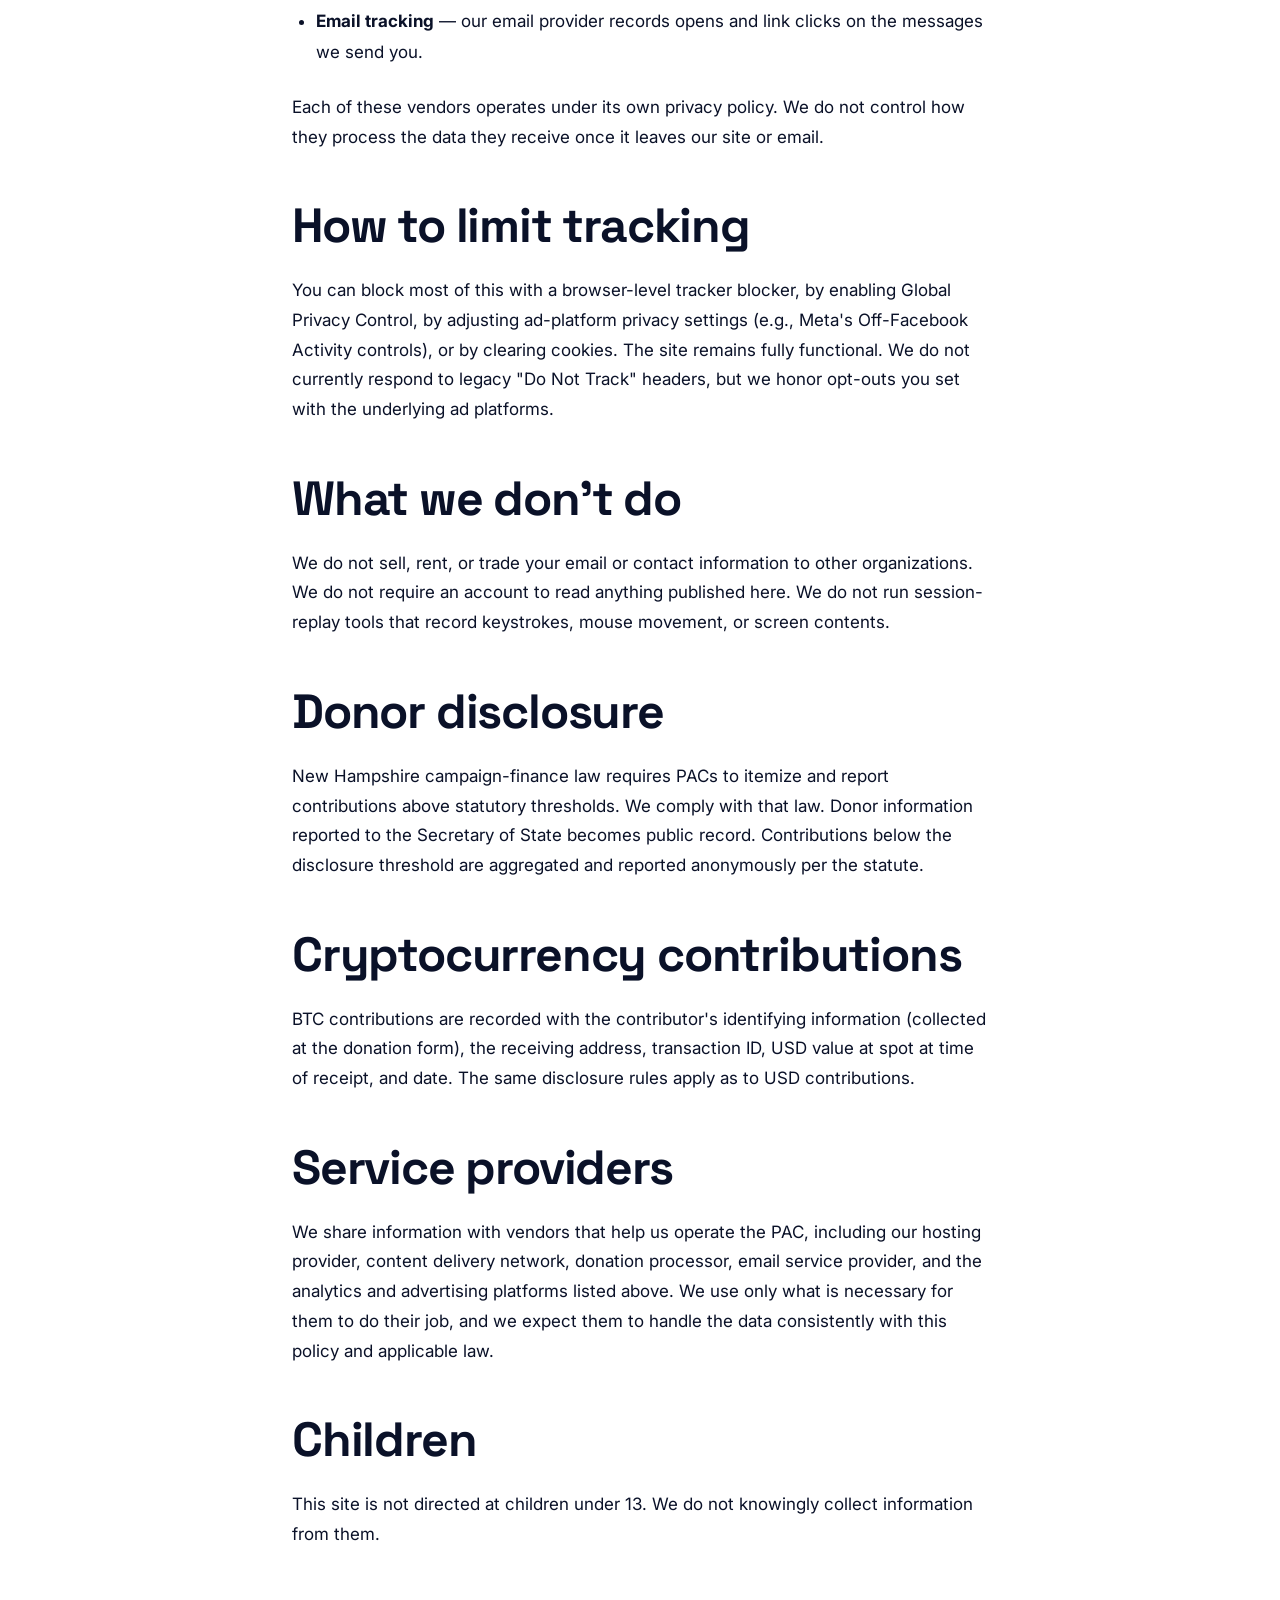
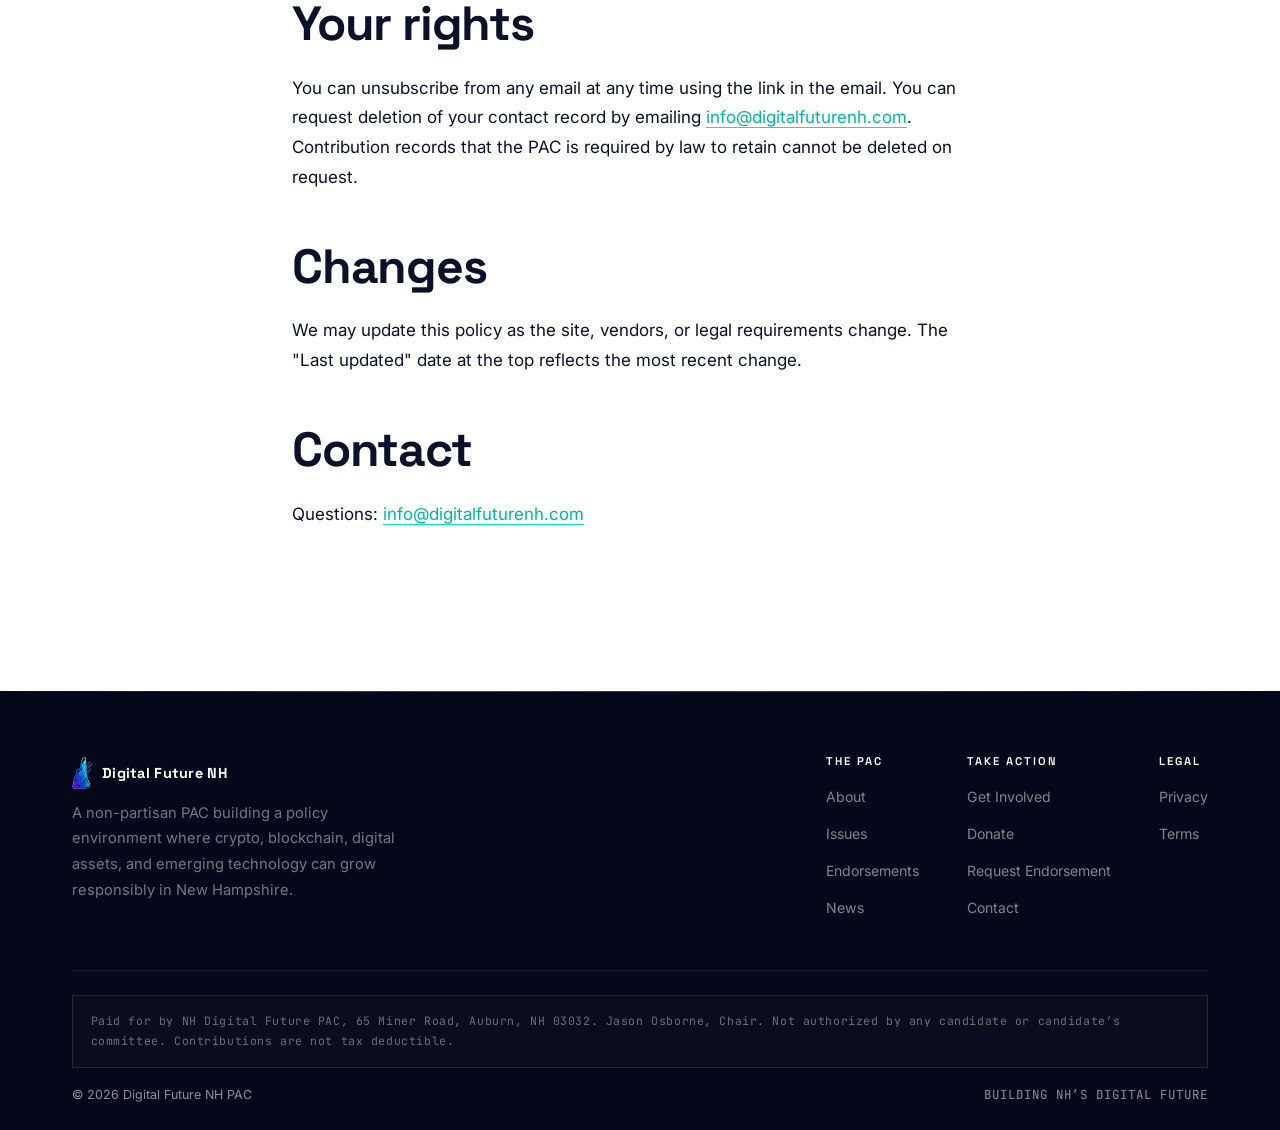
<file: privacy/index.html>
<!DOCTYPE html>
<html lang="en">
<head>
  <meta charset="UTF-8">
  <meta name="viewport" content="width=device-width, initial-scale=1.0">
  <title>Privacy Policy — Digital Future NH PAC</title>
  <meta name="description" content="Privacy policy for digitalfuturenh.com — what we collect, what we don't, and how donor and email data are handled.">
  <meta name="robots" content="index, follow">
  <link rel="canonical" href="https://digitalfuturenh.com/privacy/">
  <link rel="icon" href="/favicon.ico" sizes="any">
  <link rel="icon" type="image/png" sizes="32x32" href="/favicon.png?v=26">
  <link rel="apple-touch-icon" sizes="180x180" href="/apple-touch-icon.png?v=26">
  <link rel="preconnect" href="https://fonts.googleapis.com">
  <link rel="preconnect" href="https://fonts.gstatic.com" crossorigin>
  <link href="https://fonts.googleapis.com/css2?family=Inter:wght@400;500;600;700&family=JetBrains+Mono:wght@400;500;600&family=Space+Grotesk:wght@400;500;600;700&display=swap" rel="stylesheet" media="print" onload="this.media='all'">
  <noscript><link href="https://fonts.googleapis.com/css2?family=Inter:wght@400;500;600;700&family=JetBrains+Mono:wght@400;500;600&family=Space+Grotesk:wght@400;500;600;700&display=swap" rel="stylesheet"></noscript>
  <link rel="stylesheet" href="/css/style.css?v=26">
  <script src="/js/main.js?v=26" defer></script>
</head>
<body>
<div class="progress-bar"></div>

<nav class="nav">
  <div class="nav-inner">
    <a class="nav-brand" href="/"><span class="brand-mark"><img src="/images/logo-icon-color-trans.png" alt="Digital Future NH"></span><span class="brand-word"><b>Digital Future NH</b></span></a>
    <button class="nav-toggle" aria-label="Toggle menu"><span></span><span></span><span></span></button>
    <ul class="nav-links">
      <li><a href="/">Home</a></li>
      <li><a href="/about/">About</a></li>
      <li><a href="/issues/">Issues</a></li>
      <li><a href="/candidates/">Endorsements</a></li>
      <li><a href="/news/">News</a></li>
      <li><a href="/involved/">Get Involved</a></li>
      <li><a href="/involved/#donate" class="btn-nav">Donate</a></li>
    </ul>
  </div>
</nav>

<header class="hero hero-sub" style="min-height:35vh">
  <div class="hero-overlay" style="background:var(--navy)"></div>
  <div class="hero-content">
    <span class="overline">Legal</span>
    <h1>Privacy <span class="accent">Policy</span></h1>
  </div>
</header>

<section class="sec">
  <div class="wrap-sm">
    <article class="article-body reveal">
      <p style="font-family:var(--font-mono);color:var(--text-muted);font-size:.85rem">Last updated: April 2026</p>

      <p>This policy explains what Digital Future NH PAC ("we," "us") collects when you visit digitalfuturenh.com, sign up for the briefing list, donate, or contact us. We try to be straightforward instead of legalistic. If something is unclear, email us.</p>

      <h2>What we collect</h2>
      <p>If you join the briefing list, we collect your email address, IP address (for fraud prevention), the page you signed up from, and any UTM parameters in the URL. If you contact the PAC, we receive whatever you send.</p>
      <p>If you donate, we collect the information legally required for campaign-finance reporting under New Hampshire RSA 664: name, mailing address, occupation and employer (above the statutory threshold), amount, and date. Payment details (card number, bank routing) are collected and stored by our payment processor, not by us.</p>
      <p>When you visit any page, our servers and the third-party services described below automatically receive standard request data: IP address, user-agent (browser and device type), referring URL, timestamps, and the pages you view.</p>

      <h2>Analytics and advertising tools we use</h2>
      <p>We use third-party analytics and advertising tools to measure how the site performs and to reach voters and supporters with our message. These tools set cookies and similar identifiers, receive your IP address, and report on actions you take on the site (such as signing up or donating). They include:</p>
      <ul style="margin: 1rem 0 1.5rem 1.5rem; line-height: 1.85;">
        <li><strong>Google Analytics 4</strong> &mdash; aggregate traffic measurement.</li>
        <li><strong>Meta (Facebook/Instagram) Pixel</strong> &mdash; ad performance and audience building on Meta platforms.</li>
        <li><strong>Other advertising pixels</strong> we may add over time (for example, X/Twitter, LinkedIn, TikTok, or Google Ads) for the same purposes.</li>
        <li><strong>Email tracking</strong> &mdash; our email provider records opens and link clicks on the messages we send you.</li>
      </ul>
      <p>Each of these vendors operates under its own privacy policy. We do not control how they process the data they receive once it leaves our site or email.</p>

      <h2>How to limit tracking</h2>
      <p>You can block most of this with a browser-level tracker blocker, by enabling Global Privacy Control, by adjusting ad-platform privacy settings (e.g., Meta's Off-Facebook Activity controls), or by clearing cookies. The site remains fully functional. We do not currently respond to legacy "Do Not Track" headers, but we honor opt-outs you set with the underlying ad platforms.</p>

      <h2>What we don't do</h2>
      <p>We do not sell, rent, or trade your email or contact information to other organizations. We do not require an account to read anything published here. We do not run session-replay tools that record keystrokes, mouse movement, or screen contents.</p>

      <h2>Donor disclosure</h2>
      <p>New Hampshire campaign-finance law requires PACs to itemize and report contributions above statutory thresholds. We comply with that law. Donor information reported to the Secretary of State becomes public record. Contributions below the disclosure threshold are aggregated and reported anonymously per the statute.</p>

      <h2>Cryptocurrency contributions</h2>
      <p>BTC contributions are recorded with the contributor's identifying information (collected at the donation form), the receiving address, transaction ID, USD value at spot at time of receipt, and date. The same disclosure rules apply as to USD contributions.</p>

      <h2>Service providers</h2>
      <p>We share information with vendors that help us operate the PAC, including our hosting provider, content delivery network, donation processor, email service provider, and the analytics and advertising platforms listed above. We use only what is necessary for them to do their job, and we expect them to handle the data consistently with this policy and applicable law.</p>

      <h2>Children</h2>
      <p>This site is not directed at children under 13. We do not knowingly collect information from them.</p>

      <h2>Your rights</h2>
      <p>You can unsubscribe from any email at any time using the link in the email. You can request deletion of your contact record by emailing <a href="mailto:info@digitalfuturenh.com">info@digitalfuturenh.com</a>. Contribution records that the PAC is required by law to retain cannot be deleted on request.</p>

      <h2>Changes</h2>
      <p>We may update this policy as the site, vendors, or legal requirements change. The "Last updated" date at the top reflects the most recent change.</p>

      <h2>Contact</h2>
      <p>Questions: <a href="mailto:info@digitalfuturenh.com">info@digitalfuturenh.com</a></p>
    </article>
  </div>
</section>

<footer class="footer">
  <div class="wrap">
    <div class="footer-inner">
      <div class="footer-brand"><a class="nav-brand" href="/"><span class="brand-mark"><img src="/images/logo-icon-color-trans.png" alt="Digital Future NH"></span><span class="brand-word"><b>Digital Future NH</b></span></a><p>A non-partisan PAC building a policy environment where crypto, blockchain, digital assets, and emerging technology can grow responsibly in New Hampshire.</p></div>
      <nav class="footer-nav">
        <div class="footer-col"><h4>The PAC</h4><ul><li><a href="/about/">About</a></li><li><a href="/issues/">Issues</a></li><li><a href="/candidates/">Endorsements</a></li><li><a href="/news/">News</a></li></ul></div>
        <div class="footer-col"><h4>Take Action</h4><ul><li><a href="/involved/">Get Involved</a></li><li><a href="/involved/#donate">Donate</a></li><li><a href="/involved/#endorsement">Request Endorsement</a></li><li><a href="/involved/#contact">Contact</a></li></ul></div>
        <div class="footer-col"><h4>Legal</h4><ul><li><a href="/privacy/">Privacy</a></li><li><a href="/terms/">Terms</a></li></ul></div>
      </nav>
    </div>
    <div class="footer-disclaimer">Paid for by NH Digital Future PAC, 65 Miner Road, Auburn, NH 03032. Jason Osborne, Chair. Not authorized by any candidate or candidate&rsquo;s committee. Contributions are not tax deductible.</div>
    <div class="footer-bottom" style="margin-top:1rem"><span>&copy; <span id="yr">2026</span> Digital Future NH PAC</span><span style="font-family:var(--font-mono);letter-spacing:.08em">BUILDING NH&rsquo;S DIGITAL FUTURE</span></div>
  </div>
</footer>
<script>document.getElementById('yr').textContent = new Date().getFullYear();</script>
</body>
</html>
</file>
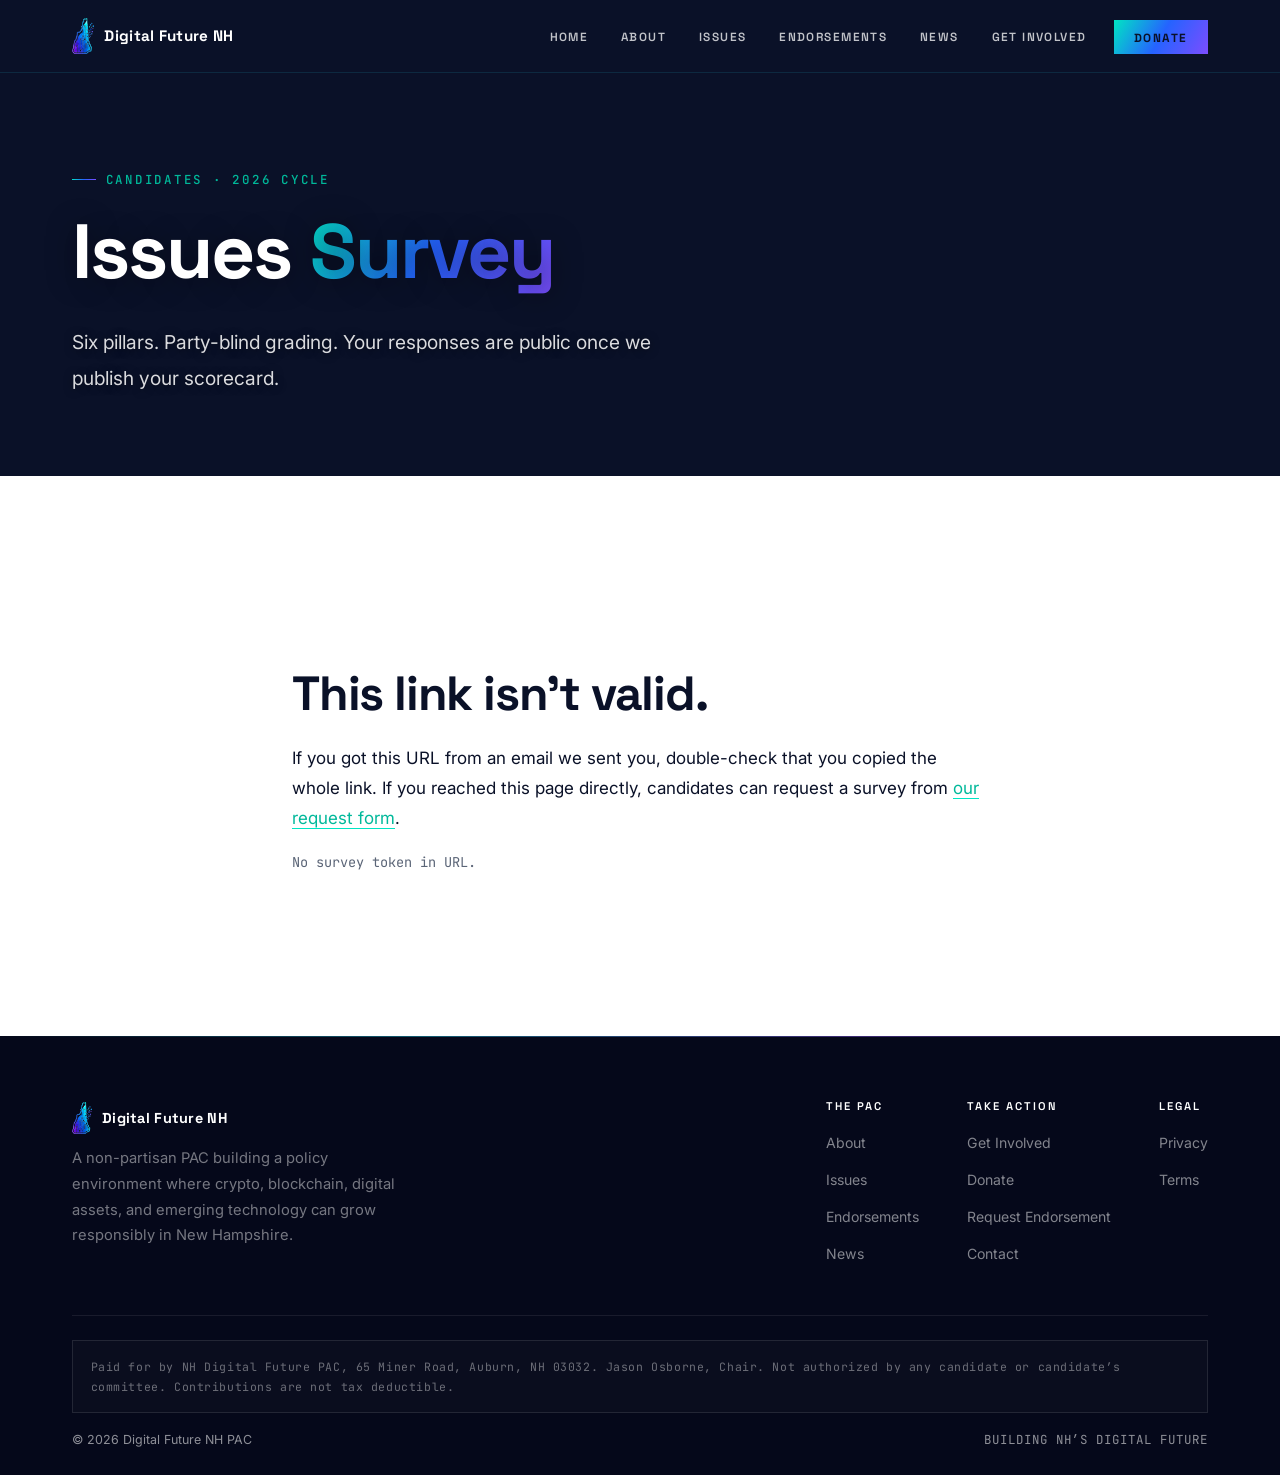
<file: survey/index.html>
<!DOCTYPE html>
<html lang="en">
<head>
  <meta charset="UTF-8">
  <meta name="viewport" content="width=device-width, initial-scale=1.0">
  <title>Issues Survey — NH Digital Future PAC</title>
  <meta name="description" content="The NH Digital Future PAC issues survey. Six pillars, party-blind grading.">
  <meta name="theme-color" content="#0a1224">
  <meta name="robots" content="noindex, nofollow">
  <link rel="canonical" href="https://digitalfuturenh.com/survey/">
  <link rel="icon" href="/favicon.ico" sizes="any">
  <link rel="icon" type="image/png" sizes="32x32" href="/favicon.png?v=26">
  <link rel="apple-touch-icon" sizes="180x180" href="/apple-touch-icon.png?v=26">
  <link rel="preconnect" href="https://fonts.googleapis.com">
  <link rel="preconnect" href="https://fonts.gstatic.com" crossorigin>
  <link href="https://fonts.googleapis.com/css2?family=Inter:wght@400;500;600;700&family=JetBrains+Mono:wght@400;500;600&family=Space+Grotesk:wght@400;500;600;700&display=swap" rel="stylesheet" media="print" onload="this.media='all'">
  <noscript><link href="https://fonts.googleapis.com/css2?family=Inter:wght@400;500;600;700&family=JetBrains+Mono:wght@400;500;600&family=Space+Grotesk:wght@400;500;600;700&display=swap" rel="stylesheet"></noscript>
  <link rel="stylesheet" href="/css/style.css?v=26">
  <script src="/js/main.js?v=26" defer></script>
  <script src="/js/survey.js?v=26" defer></script>
</head>
<body>
<div class="progress-bar"></div>

<nav class="nav">
  <div class="nav-inner">
    <a class="nav-brand" href="/"><span class="brand-mark"><img src="/images/logo-icon-color-trans.png" alt="Digital Future NH"></span><span class="brand-word"><b>Digital Future NH</b></span></a>
    <button class="nav-toggle" aria-label="Toggle menu"><span></span><span></span><span></span></button>
    <ul class="nav-links">
      <li><a href="/">Home</a></li>
      <li><a href="/about/">About</a></li>
      <li><a href="/issues/">Issues</a></li>
      <li><a href="/candidates/">Endorsements</a></li>
      <li><a href="/news/">News</a></li>
      <li><a href="/involved/">Get Involved</a></li>
      <li><a href="/involved/#donate" class="btn-nav">Donate</a></li>
    </ul>
  </div>
</nav>

<header class="hero hero-sub" style="min-height:35vh">
  <div class="hero-overlay" style="background:var(--navy)"></div>
  <div class="hero-content">
    <span class="overline">Candidates · 2026 Cycle</span>
    <h1>Issues <span class="accent">Survey</span></h1>
    <p class="hero-lead">Six pillars. Party-blind grading. Your responses are public once we publish your scorecard.</p>
  </div>
</header>

<section class="sec">
  <div class="wrap-sm">
    <div id="survey-loading" class="article-body reveal" role="status">
      <p style="font-family:var(--font-mono);color:var(--text-muted)">Loading your survey…</p>
    </div>

    <div id="survey-error" class="article-body reveal" hidden>
      <h2>This link isn't valid.</h2>
      <p>If you got this URL from an email we sent you, double-check that you copied the whole link. If you reached this page directly, candidates can request a survey from <a href="/involved/#endorsement">our request form</a>.</p>
      <p id="survey-error-detail" style="font-family:var(--font-mono);font-size:.85rem;color:var(--text-muted)"></p>
    </div>

    <div id="survey-already" class="article-body reveal" hidden>
      <h2>This survey has already been submitted.</h2>
      <p>We received your responses. If you need to revise an answer, reply to the confirmation email or reach <a href="mailto:info@digitalfuturenh.com">info@digitalfuturenh.com</a>.</p>
    </div>

    <form id="survey-form" class="donate-form reveal" hidden novalidate>
      <div class="donate-step">
        <div class="donate-step-label">About you</div>
        <p style="margin-bottom:1rem;color:var(--text-muted);line-height:1.6">Pre-filled from your request — edit if anything is wrong.</p>
        <div class="donate-grid">
          <label class="span-2"><span>Full name</span><input type="text" name="name" required></label>
          <label><span>Email</span><input type="email" name="email" required></label>
          <label><span>Phone</span><input type="tel" name="phone"></label>
          <label class="span-2"><span>Office sought</span><input type="text" name="office" placeholder="e.g. NH House, Hillsborough 21" required></label>
          <label><span>Party affiliation</span>
            <select name="party">
              <option>Republican</option><option>Democrat</option><option>Libertarian</option><option>Independent</option><option>Other</option>
            </select>
          </label>
          <label><span>Incumbent?</span>
            <select name="incumbent"><option>No</option><option>Yes</option></select>
          </label>
        </div>
      </div>

      <div class="donate-step">
        <div class="donate-step-label">Pillar 1 · Self-custody</div>
        <p style="margin-bottom:.85rem">Do you support the right of New Hampshire residents to hold and transact in digital assets, including Bitcoin, in self-custody — without state-level licensing, surveillance, or seizure beyond what existing law permits for cash and personal property?</p>
        <div class="survey-options"></div>
        <label style="display:block;margin-top:.85rem"><span>Briefly explain your position (one or two paragraphs).</span><textarea name="self_custody_text" rows="4" required></textarea></label>
      </div>

      <div class="donate-step">
        <div class="donate-step-label">Pillar 2 · Zero state taxation of digital-asset gains</div>
        <p style="margin-bottom:.85rem">New Hampshire has no general income tax, no sales tax, and no capital gains tax. Will you oppose any new state-level tax on the sale, exchange, or use of digital assets?</p>
        <div class="survey-options"></div>
        <label style="display:block;margin-top:.85rem"><span>Briefly explain.</span><textarea name="zero_tax_text" rows="4" required></textarea></label>
      </div>

      <div class="donate-step">
        <div class="donate-step-label">Pillar 3 · Opposition to CBDCs</div>
        <p style="margin-bottom:.85rem">Will you oppose any state-level adoption, integration, or use of a U.S. central bank digital currency (CBDC), and will you support legislation that prohibits state agencies from accepting or transacting in a CBDC?</p>
        <div class="survey-options"></div>
        <label style="display:block;margin-top:.85rem"><span>Briefly explain.</span><textarea name="cbdc_text" rows="4" required></textarea></label>
      </div>

      <div class="donate-step">
        <div class="donate-step-label">Pillar 4 · The right to mine and run nodes</div>
        <p style="margin-bottom:.85rem">Will you defend the right of New Hampshire residents to operate Bitcoin miners and full nodes — including against energy rationing, zoning bans, or utility surcharges that target this activity specifically?</p>
        <div class="survey-options"></div>
        <label style="display:block;margin-top:.85rem"><span>Briefly explain.</span><textarea name="mine_run_text" rows="4" required></textarea></label>
      </div>

      <div class="donate-step">
        <div class="donate-step-label">Pillar 5 · Encryption &amp; digital privacy</div>
        <p style="margin-bottom:.85rem">Will you support strong encryption protections for New Hampshire residents — including opposition to mandatory backdoors, expansive device-search authority, and warrantless data collection by state agencies?</p>
        <div class="survey-options"></div>
        <label style="display:block;margin-top:.85rem"><span>Briefly explain.</span><textarea name="encryption_text" rows="4" required></textarea></label>
      </div>

      <div class="donate-step">
        <div class="donate-step-label">Pillar 6 · Smart-contract recognition</div>
        <p style="margin-bottom:.85rem">Will you support recognition of smart contracts and blockchain-based records under New Hampshire contract and evidence law, consistent with the existing UETA framework?</p>
        <div class="survey-options"></div>
        <label style="display:block;margin-top:.85rem"><span>Briefly explain.</span><textarea name="smart_contracts_text" rows="4" required></textarea></label>
      </div>

      <div class="donate-step">
        <div class="donate-step-label">Pillar 7 · Affordable &amp; reliable energy for compute</div>
        <p style="margin-bottom:.85rem">Compute requires energy. Will you support abundant, low-cost, reliable generation in New Hampshire (including nuclear, natural gas, hydro, and dispatchable resources), expanded behind-the-meter and on-site generation rights, non-discriminatory utility tariffs for compute and mining loads, and protection of working in-state baseload (including Seabrook) against politically motivated retirement?</p>
        <div class="survey-options"></div>
        <label style="display:block;margin-top:.85rem"><span>Briefly explain.</span><textarea name="energy_text" rows="4" required></textarea></label>
      </div>

      <div class="donate-step">
        <div class="donate-step-label">Pillar 7B · Critical minerals &amp; lithium mining</div>
        <p style="margin-bottom:.85rem">The U.S. Geological Survey&rsquo;s April 2026 study identified roughly 900,000 metric tons of economically recoverable lithium in northern New England, with Grafton County, NH highlighted as one of the most promising areas. Lithium and other critical minerals are inputs to the batteries, grid storage, and transformers that compute-heavy economies require. Will you support responsible, science-based in-state mining and processing of lithium and other critical minerals &mdash; paired with reasonable environmental review &mdash; rather than blanket prohibitions that push supply chains to adversarial jurisdictions?</p>
        <div class="survey-options"></div>
        <label style="display:block;margin-top:.85rem"><span>Briefly explain.</span><textarea name="critical_minerals_text" rows="4" required></textarea></label>
      </div>

      <div class="donate-step">
        <div class="donate-step-label">Public record</div>
        <label style="display:block"><span>Have you previously taken a public position — by vote, sponsorship, testimony, or statement — on any of the pillars above? If yes, briefly cite.</span><textarea name="public_record" rows="4"></textarea></label>
      </div>

      <div class="donate-step">
        <div class="donate-step-label">Anything else</div>
        <label style="display:block"><span>Anything else you'd like the PAC to know? Optional.</span><textarea name="other" rows="4"></textarea></label>
      </div>

      <div id="survey-error-msg" class="donate-error" role="alert"></div>

      <button type="submit" id="survey-submit" class="btn btn-grad donate-submit">Submit Survey</button>

      <p class="donate-disclaimer">By submitting, you authorize NH Digital Future PAC to publish your answers alongside its scorecard. Your contact information will not be sold or shared with other organizations.</p>
    </form>

    <div id="survey-thanks" class="article-body reveal" hidden>
      <h2>Thank you.</h2>
      <p>We received your responses. Our team will compare your answers against your public record and follow up before publishing your grade.</p>
      <p style="margin-top:1.5rem"><a href="/" class="btn">Return to home</a></p>
    </div>
  </div>
</section>

<footer class="footer">
  <div class="wrap">
    <div class="footer-inner">
      <div class="footer-brand"><a class="nav-brand" href="/"><span class="brand-mark"><img src="/images/logo-icon-color-trans.png" alt="Digital Future NH"></span><span class="brand-word"><b>Digital Future NH</b></span></a><p>A non-partisan PAC building a policy environment where crypto, blockchain, digital assets, and emerging technology can grow responsibly in New Hampshire.</p></div>
      <nav class="footer-nav">
        <div class="footer-col"><h4>The PAC</h4><ul><li><a href="/about/">About</a></li><li><a href="/issues/">Issues</a></li><li><a href="/candidates/">Endorsements</a></li><li><a href="/news/">News</a></li></ul></div>
        <div class="footer-col"><h4>Take Action</h4><ul><li><a href="/involved/">Get Involved</a></li><li><a href="/involved/#donate">Donate</a></li><li><a href="/involved/#endorsement">Request Endorsement</a></li><li><a href="/involved/#contact">Contact</a></li></ul></div>
        <div class="footer-col"><h4>Legal</h4><ul><li><a href="/privacy/">Privacy</a></li><li><a href="/terms/">Terms</a></li></ul></div>
      </nav>
    </div>
    <div class="footer-disclaimer">Paid for by NH Digital Future PAC, 65 Miner Road, Auburn, NH 03032. Jason Osborne, Chair. Not authorized by any candidate or candidate&rsquo;s committee. Contributions are not tax deductible.</div>
    <div class="footer-bottom" style="margin-top:1rem"><span>&copy; <span id="yr">2026</span> Digital Future NH PAC</span><span style="font-family:var(--font-mono);letter-spacing:.08em">BUILDING NH&rsquo;S DIGITAL FUTURE</span></div>
  </div>
</footer>
<script>document.getElementById('yr').textContent = new Date().getFullYear();</script>
</body>
</html>
</file>
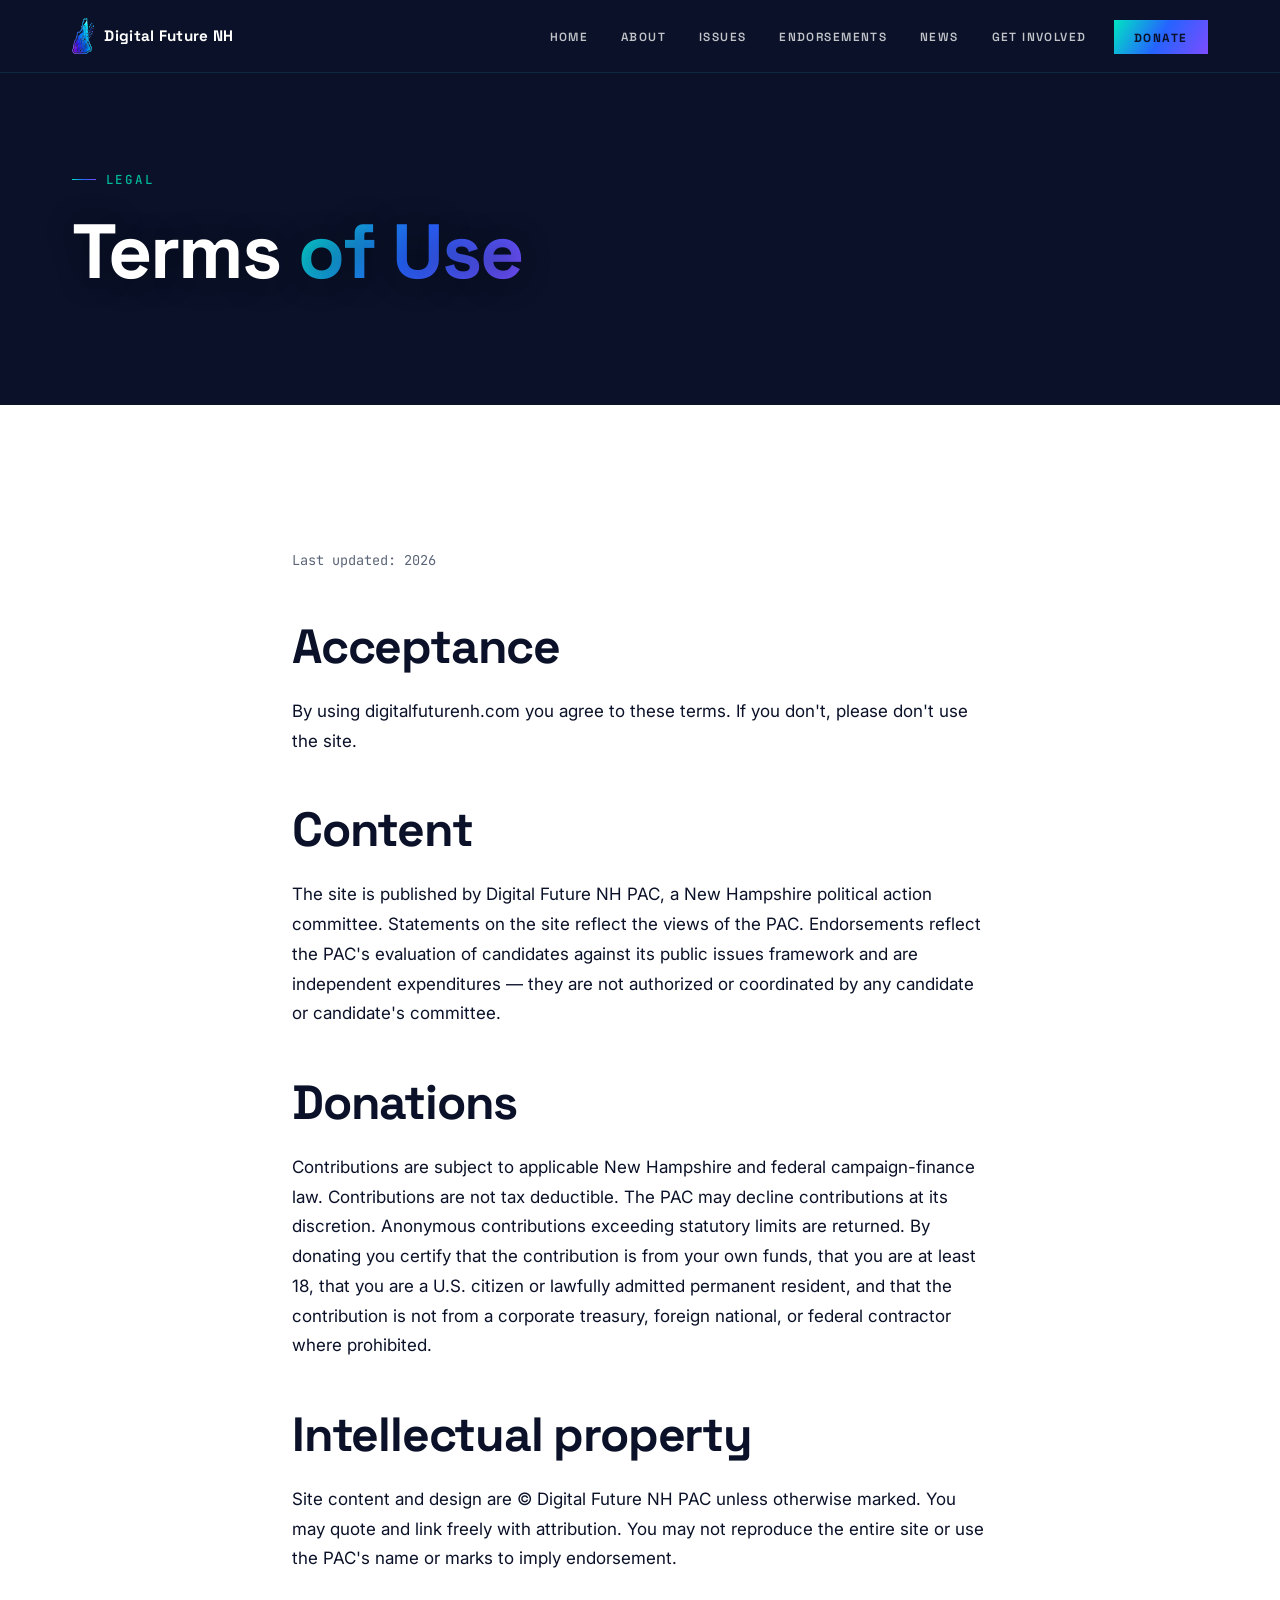
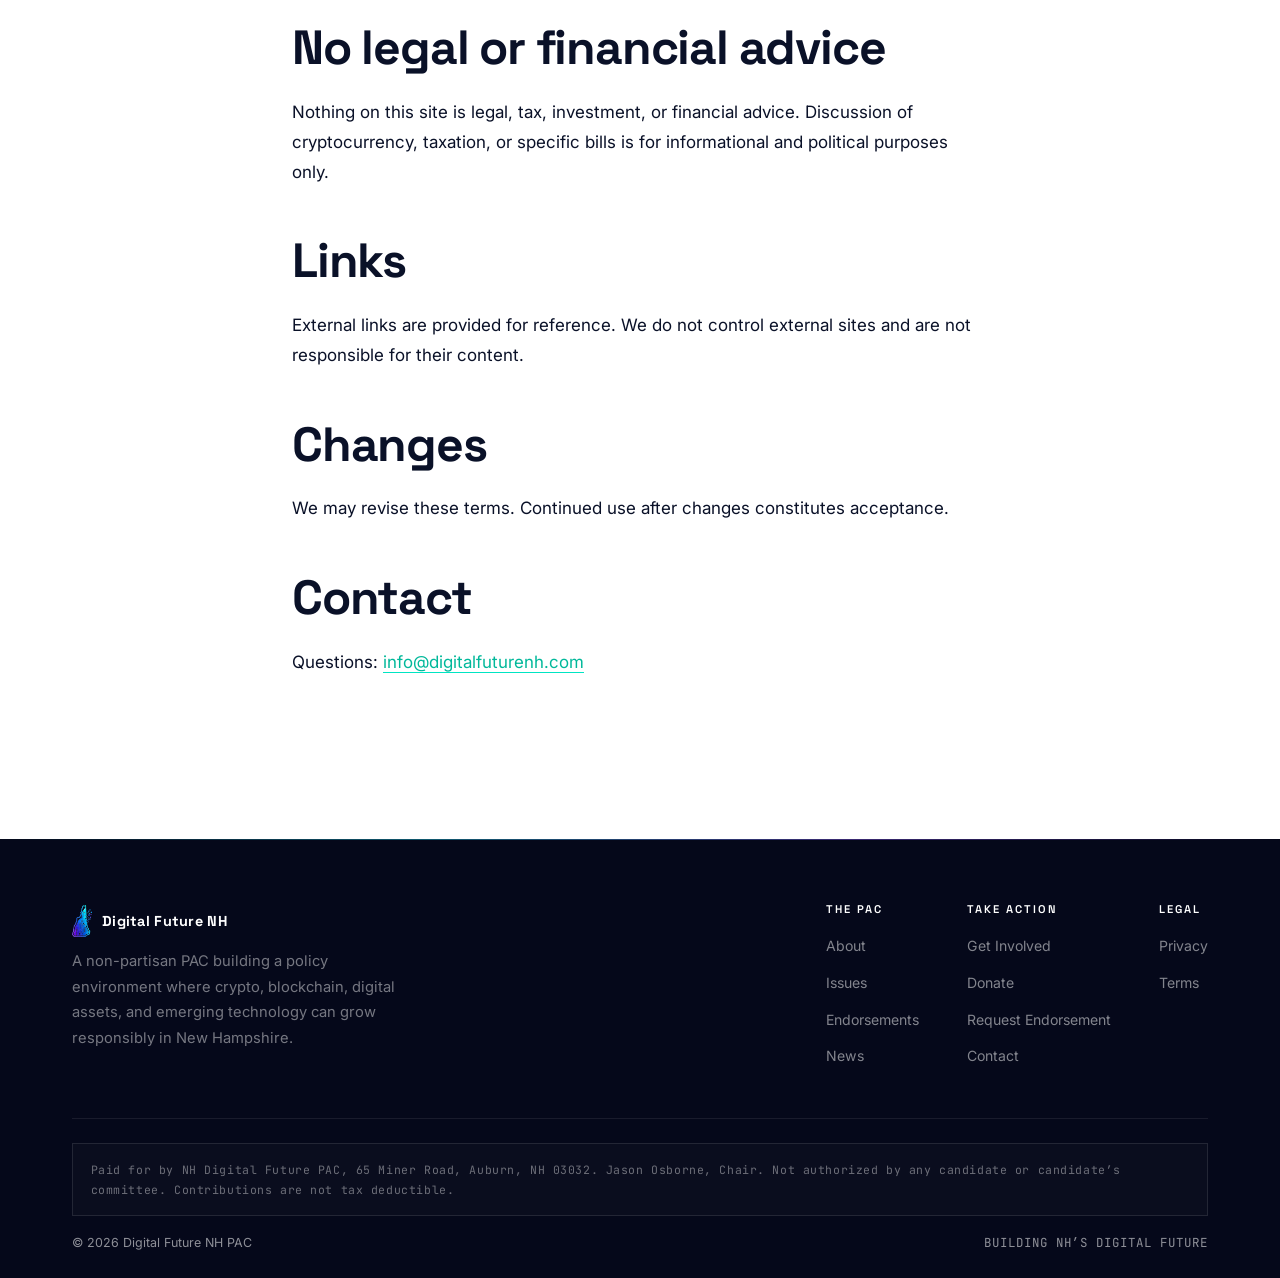
<file: terms/index.html>
<!DOCTYPE html>
<html lang="en">
<head>
  <meta charset="UTF-8">
  <meta name="viewport" content="width=device-width, initial-scale=1.0">
  <title>Terms — Digital Future NH PAC</title>
  <meta name="description" content="Terms of use for digitalfuturenh.com.">
  <meta name="robots" content="index, follow">
  <link rel="canonical" href="https://digitalfuturenh.com/terms/">
  <link rel="icon" href="/favicon.ico" sizes="any">
  <link rel="icon" type="image/png" sizes="32x32" href="/favicon.png?v=26">
  <link rel="apple-touch-icon" sizes="180x180" href="/apple-touch-icon.png?v=26">
  <link rel="preconnect" href="https://fonts.googleapis.com">
  <link rel="preconnect" href="https://fonts.gstatic.com" crossorigin>
  <link href="https://fonts.googleapis.com/css2?family=Inter:wght@400;500;600;700&family=JetBrains+Mono:wght@400;500;600&family=Space+Grotesk:wght@400;500;600;700&display=swap" rel="stylesheet" media="print" onload="this.media='all'">
  <noscript><link href="https://fonts.googleapis.com/css2?family=Inter:wght@400;500;600;700&family=JetBrains+Mono:wght@400;500;600&family=Space+Grotesk:wght@400;500;600;700&display=swap" rel="stylesheet"></noscript>
  <link rel="stylesheet" href="/css/style.css?v=26">
  <script src="/js/main.js?v=26" defer></script>
</head>
<body>
<div class="progress-bar"></div>

<nav class="nav">
  <div class="nav-inner">
    <a class="nav-brand" href="/"><span class="brand-mark"><img src="/images/logo-icon-color-trans.png" alt="Digital Future NH"></span><span class="brand-word"><b>Digital Future NH</b></span></a>
    <button class="nav-toggle" aria-label="Toggle menu"><span></span><span></span><span></span></button>
    <ul class="nav-links">
      <li><a href="/">Home</a></li>
      <li><a href="/about/">About</a></li>
      <li><a href="/issues/">Issues</a></li>
      <li><a href="/candidates/">Endorsements</a></li>
      <li><a href="/news/">News</a></li>
      <li><a href="/involved/">Get Involved</a></li>
      <li><a href="/involved/#donate" class="btn-nav">Donate</a></li>
    </ul>
  </div>
</nav>

<header class="hero hero-sub" style="min-height:35vh">
  <div class="hero-overlay" style="background:var(--navy)"></div>
  <div class="hero-content">
    <span class="overline">Legal</span>
    <h1>Terms <span class="accent">of Use</span></h1>
  </div>
</header>

<section class="sec">
  <div class="wrap-sm">
    <article class="article-body reveal">
      <p style="font-family:var(--font-mono);color:var(--text-muted);font-size:.85rem">Last updated: 2026</p>

      <h2>Acceptance</h2>
      <p>By using digitalfuturenh.com you agree to these terms. If you don't, please don't use the site.</p>

      <h2>Content</h2>
      <p>The site is published by Digital Future NH PAC, a New Hampshire political action committee. Statements on the site reflect the views of the PAC. Endorsements reflect the PAC's evaluation of candidates against its public issues framework and are independent expenditures &mdash; they are not authorized or coordinated by any candidate or candidate's committee.</p>

      <h2>Donations</h2>
      <p>Contributions are subject to applicable New Hampshire and federal campaign-finance law. Contributions are not tax deductible. The PAC may decline contributions at its discretion. Anonymous contributions exceeding statutory limits are returned. By donating you certify that the contribution is from your own funds, that you are at least 18, that you are a U.S. citizen or lawfully admitted permanent resident, and that the contribution is not from a corporate treasury, foreign national, or federal contractor where prohibited.</p>

      <h2>Intellectual property</h2>
      <p>Site content and design are &copy; Digital Future NH PAC unless otherwise marked. You may quote and link freely with attribution. You may not reproduce the entire site or use the PAC's name or marks to imply endorsement.</p>

      <h2>No legal or financial advice</h2>
      <p>Nothing on this site is legal, tax, investment, or financial advice. Discussion of cryptocurrency, taxation, or specific bills is for informational and political purposes only.</p>

      <h2>Links</h2>
      <p>External links are provided for reference. We do not control external sites and are not responsible for their content.</p>

      <h2>Changes</h2>
      <p>We may revise these terms. Continued use after changes constitutes acceptance.</p>

      <h2>Contact</h2>
      <p>Questions: <a href="mailto:info@digitalfuturenh.com">info@digitalfuturenh.com</a></p>
    </article>
  </div>
</section>

<footer class="footer">
  <div class="wrap">
    <div class="footer-inner">
      <div class="footer-brand"><a class="nav-brand" href="/"><span class="brand-mark"><img src="/images/logo-icon-color-trans.png" alt="Digital Future NH"></span><span class="brand-word"><b>Digital Future NH</b></span></a><p>A non-partisan PAC building a policy environment where crypto, blockchain, digital assets, and emerging technology can grow responsibly in New Hampshire.</p></div>
      <nav class="footer-nav">
        <div class="footer-col"><h4>The PAC</h4><ul><li><a href="/about/">About</a></li><li><a href="/issues/">Issues</a></li><li><a href="/candidates/">Endorsements</a></li><li><a href="/news/">News</a></li></ul></div>
        <div class="footer-col"><h4>Take Action</h4><ul><li><a href="/involved/">Get Involved</a></li><li><a href="/involved/#donate">Donate</a></li><li><a href="/involved/#endorsement">Request Endorsement</a></li><li><a href="/involved/#contact">Contact</a></li></ul></div>
        <div class="footer-col"><h4>Legal</h4><ul><li><a href="/privacy/">Privacy</a></li><li><a href="/terms/">Terms</a></li></ul></div>
      </nav>
    </div>
    <div class="footer-disclaimer">Paid for by NH Digital Future PAC, 65 Miner Road, Auburn, NH 03032. Jason Osborne, Chair. Not authorized by any candidate or candidate&rsquo;s committee. Contributions are not tax deductible.</div>
    <div class="footer-bottom" style="margin-top:1rem"><span>&copy; <span id="yr">2026</span> Digital Future NH PAC</span><span style="font-family:var(--font-mono);letter-spacing:.08em">BUILDING NH&rsquo;S DIGITAL FUTURE</span></div>
  </div>
</footer>
<script>document.getElementById('yr').textContent = new Date().getFullYear();</script>
</body>
</html>
</file>
<file: css/style.css>
/* ============================================================
   NH DIGITAL FUTURE PAC — Design System v2
   Clean white · Navy + cyan/violet gradient · Circuit patterns
   ============================================================ */

*, *::before, *::after { box-sizing: border-box; margin: 0; padding: 0; }

:root {
  /* Brand book exact palette */
  --navy:         #0A1128;
  --navy-mid:     #121a3a;
  --navy-light:   #1c2548;
  --black:        #05081a;
  --slate:        #1f2937;
  --granite:      #4b5563;

  --blue:         #2563FF;   /* Electric Blue — technology, motion */
  --blue-bright:  #4F7DFF;
  --blue-deep:    #1d4ed8;

  --cyan:         #00E5C3;   /* Crypto Cyan — blockchain, energy */
  --cyan-bright:  #4FF0D5;
  --cyan-deep:    #00B89A;

  --violet:       #7C4DFF;   /* Future, fintech */
  --violet-bright:#9D7AFF;
  --violet-deep:  #5B2FE0;

  --green:        #22c55e;
  --white:        #FFFFFF;
  --off-white:    #F2F4F7;   /* Light Gray — neutral background */
  --gray-50:      #f8fafc;
  --gray-100:    #eef0f5;
  --gray-200:    #d8dde6;
  --gray-300:    #b6bcc8;
  --gray-500:    #6b7280;
  --gray-700:    #374151;
  --gray-900:    #111827;
  --text:         #0A1128;
  --text-muted:   #5b6577;

  /* Brand gradient: cyan -> violet (with electric blue available for accents) */
  --grad-cv:      linear-gradient(120deg, var(--cyan) 0%, var(--blue) 50%, var(--violet) 100%);
  --grad-cv-soft: linear-gradient(120deg, rgba(0,229,195,.15), rgba(124,77,255,.18));

  /* Brand book typography */
  --font-display: 'Space Grotesk', system-ui, sans-serif;
  --font-body:    'Inter', system-ui, sans-serif;
  --font-mono:    'JetBrains Mono', 'Roboto Mono', ui-monospace, monospace;

  --max-w:    1200px;
  --max-w-sm: 760px;
  --ease:     cubic-bezier(0.22, 1, 0.36, 1);
}

html { scroll-behavior: smooth; -webkit-font-smoothing: antialiased; }

body {
  font-family: var(--font-body);
  font-size: 17px;
  color: var(--text);
  line-height: 1.75;
  background: var(--white);
  overflow-x: hidden;
}

::selection { background: var(--violet); color: var(--white); }

::-webkit-scrollbar { width: 8px; }
::-webkit-scrollbar-track { background: var(--navy); }
::-webkit-scrollbar-thumb { background: var(--cyan); }

img, svg { max-width: 100%; display: block; }
a { color: inherit; text-decoration: none; }
strong { font-weight: 700; }

/* ============================================================
   TYPOGRAPHY
   ============================================================ */
h1, h2, h3, h4 {
  font-family: var(--font-display);
  font-weight: 700;
  line-height: 1.08;
  color: var(--navy);
  letter-spacing: -0.025em;
}

h1 { font-size: clamp(2.6rem, 6vw, 5.2rem); font-weight: 700; }
h2 { font-size: clamp(1.95rem, 3.8vw, 3rem); margin-bottom: 1.5rem; font-weight: 700; }
h3 { font-size: clamp(1.15rem, 2vw, 1.4rem); margin-bottom: 0.75rem; font-weight: 600; }
h4 { font-size: 1rem; text-transform: uppercase; letter-spacing: 0.08em; font-weight: 600; }

p { margin-bottom: 1rem; }
p:last-child { margin-bottom: 0; }

.accent {
  background: var(--grad-cv);
  -webkit-background-clip: text;
  background-clip: text;
  color: transparent;
}
.accent-orange { color: var(--orange); }

.overline {
  font-family: var(--font-mono);
  font-weight: 500;
  font-size: 0.78rem;
  letter-spacing: 0.22em;
  text-transform: uppercase;
  color: var(--cyan-deep);
  display: inline-flex;
  align-items: center;
  gap: 0.6rem;
  margin-bottom: 1.25rem;
}

.overline::before {
  content: '';
  display: inline-block;
  width: 24px; height: 1px;
  background: var(--grad-cv);
}

/* ============================================================
   LAYOUT
   ============================================================ */
.wrap { max-width: var(--max-w); margin: 0 auto; padding: 0 2rem; }
.wrap-sm { max-width: var(--max-w-sm); margin: 0 auto; padding: 0 2rem; }

.sec { padding: 9rem 0; }
.sec-sm { padding: 5rem 0; }

.sec-header { text-align: center; margin-bottom: 5rem; }
.sec-header p { color: var(--text-muted); font-size: 1.1rem; max-width: 640px; margin: 1rem auto 0; line-height: 1.7; }

.sec-header h2::after {
  content: '';
  display: block;
  width: 64px;
  height: 2px;
  background: var(--grad-cv);
  margin: 1.5rem auto 0;
}

/* ============================================================
   PROGRESS BAR
   ============================================================ */
.progress-bar {
  position: fixed;
  top: 0;
  left: 0;
  height: 2px;
  width: 0;
  background: var(--grad-cv);
  z-index: 9999;
}

/* ============================================================
   PATTERNS (decorative SVGs)
   ============================================================ */
.bg-grid {
  position: absolute;
  inset: 0;
  background-image:
    linear-gradient(rgba(34,211,238,0.06) 1px, transparent 1px),
    linear-gradient(90deg, rgba(34,211,238,0.06) 1px, transparent 1px);
  background-size: 56px 56px;
  pointer-events: none;
}

.bg-grid-light {
  position: absolute;
  inset: 0;
  background-image:
    linear-gradient(rgba(10,18,36,0.05) 1px, transparent 1px),
    linear-gradient(90deg, rgba(10,18,36,0.05) 1px, transparent 1px);
  background-size: 48px 48px;
  pointer-events: none;
  mask-image: radial-gradient(ellipse at center, black 30%, transparent 70%);
}

.bg-circuit {
  position: absolute;
  inset: 0;
  background-image: url("data:image/svg+xml;utf8,<svg xmlns='http://www.w3.org/2000/svg' width='240' height='240' viewBox='0 0 240 240'><g fill='none' stroke='%2322d3ee' stroke-width='1' opacity='0.18'><path d='M0 60 L60 60 L60 0'/><path d='M120 0 L120 90 L180 90 L180 60 L240 60'/><path d='M0 180 L90 180 L90 240'/><path d='M150 240 L150 150 L240 150'/><path d='M30 90 L30 150 L90 150'/></g><g fill='%238b5cf6' opacity='0.22'><circle cx='60' cy='60' r='3'/><circle cx='120' cy='90' r='3'/><circle cx='180' cy='60' r='3'/><circle cx='90' cy='180' r='3'/><circle cx='150' cy='150' r='3'/><circle cx='30' cy='90' r='3'/></g></svg>");
  background-size: 240px 240px;
  pointer-events: none;
  opacity: 0.6;
}

.bg-pixels {
  position: absolute;
  inset: 0;
  background-image: url("data:image/svg+xml;utf8,<svg xmlns='http://www.w3.org/2000/svg' width='80' height='80' viewBox='0 0 80 80'><g fill='%2322d3ee' opacity='0.08'><rect x='10' y='10' width='4' height='4'/><rect x='30' y='20' width='4' height='4'/><rect x='60' y='10' width='4' height='4'/><rect x='20' y='50' width='4' height='4'/><rect x='50' y='40' width='4' height='4'/><rect x='70' y='60' width='4' height='4'/><rect x='40' y='70' width='4' height='4'/></g><g fill='%238b5cf6' opacity='0.1'><rect x='15' y='30' width='4' height='4'/><rect x='55' y='25' width='4' height='4'/><rect x='35' y='55' width='4' height='4'/><rect x='65' y='45' width='4' height='4'/></g></svg>");
  background-size: 80px 80px;
  pointer-events: none;
}

.divider-gradient {
  height: 1px;
  background: linear-gradient(90deg, transparent, rgba(34,211,238,.4), rgba(139,92,246,.4), transparent);
  border: 0;
  margin: 0;
}

/* ============================================================
   NH SILHOUETTE (decorative)
   ============================================================ */
.nh-silhouette {
  position: absolute;
  pointer-events: none;
  opacity: 0.06;
}

.nh-silhouette svg { width: 100%; height: 100%; }
.nh-silhouette path { fill: var(--cyan); }

/* ============================================================
   NAV
   ============================================================ */
.nav {
  position: fixed;
  top: 0; left: 0; right: 0;
  z-index: 1000;
  background: var(--navy);
  border-bottom: 1px solid rgba(34,211,238,0.12);
  transition: background 0.35s, box-shadow 0.35s;
}

.nav.is-scrolled {
  background: rgba(10, 18, 36, 0.97);
  box-shadow: 0 2px 24px rgba(0,0,0,0.45);
}

.nav-inner {
  max-width: var(--max-w);
  margin: 0 auto;
  padding: 0 2rem;
  display: flex;
  align-items: center;
  justify-content: space-between;
  height: 72px;
}

.nav-brand {
  display: inline-flex;
  align-items: center;
  gap: 0.65rem;
  color: var(--white);
}

.nav-brand .brand-mark {
  display: inline-flex;
  align-items: center;
  justify-content: center;
  height: 36px;
  width: auto;
}

.nav-brand .brand-mark img {
  display: block;
  height: 36px;
  width: auto;
}

.nav-brand .brand-word {
  display: inline-flex;
  flex-direction: column;
  line-height: 1;
}

.nav-brand .brand-word b {
  font-family: var(--font-display);
  font-weight: 700;
  font-size: 0.95rem;
  letter-spacing: 0.02em;
  color: var(--white);
}

.nav-brand .brand-word i {
  font-style: normal;
  font-family: var(--font-mono);
  font-weight: 500;
  font-size: 0.6rem;
  letter-spacing: 0.32em;
  margin-top: 0.3rem;
  color: var(--cyan);
  text-transform: uppercase;
}

/* Footer keeps the same lockup, slightly smaller */
.footer .nav-brand .brand-mark img { height: 32px; }
.footer .nav-brand .brand-word b { font-size: 0.9rem; }

.nav-links { display: flex; list-style: none; gap: 0.15rem; align-items: center; }

.nav-links a {
  color: rgba(255,255,255,0.75);
  font-family: var(--font-display);
  font-weight: 600;
  font-size: 0.74rem;
  letter-spacing: 0.12em;
  text-transform: uppercase;
  padding: 0.45rem 0.95rem;
  transition: color 0.2s;
}

.nav-links a:hover { color: var(--white); }
.nav-links a.on { color: var(--white); }
.nav-links a.on::after {
  content: '';
  display: block;
  width: 100%;
  height: 2px;
  background: var(--grad-cv);
  margin-top: 0.25rem;
}

.nav-links .btn-nav {
  background: var(--grad-cv);
  color: var(--navy) !important;
  padding: 0.6rem 1.25rem;
  margin-left: 0.6rem;
  font-weight: 800;
  letter-spacing: 0.13em;
  transition: opacity 0.2s, transform 0.2s;
}
.nav-links .btn-nav:hover { opacity: 0.92; transform: translateY(-1px); }
.nav-links .btn-nav::after { display: none !important; }

.nav-toggle {
  display: none;
  background: none;
  border: none;
  color: var(--white);
  cursor: pointer;
  width: 36px; height: 36px;
  padding: 0;
}

.nav-toggle span {
  display: block;
  width: 22px;
  height: 2px;
  background: var(--white);
  margin: 5px auto;
  transition: all 0.3s;
}

/* ============================================================
   HERO
   ============================================================ */
.hero {
  position: relative;
  min-height: 100vh;
  display: flex;
  align-items: center;
  overflow: hidden;
  background: var(--navy);
  color: var(--white);
}

.hero-bg {
  position: absolute;
  inset: -5%;
  width: 110%; height: 110%;
  background-size: cover;
  background-position: center;
  animation: drift 36s ease-in-out infinite alternate;
  opacity: 0.55;
}

@keyframes drift {
  0%   { transform: scale(1) translate(0,0); }
  100% { transform: scale(1.06) translate(-0.5%, -0.5%); }
}

.hero-overlay {
  position: absolute;
  inset: 0;
  background:
    linear-gradient(180deg, rgba(5,8,15,0.55) 0%, rgba(10,18,36,0.7) 50%, rgba(5,8,15,0.92) 100%),
    radial-gradient(circle at 18% 80%, rgba(34,211,238,0.18), transparent 55%),
    radial-gradient(circle at 82% 20%, rgba(139,92,246,0.18), transparent 55%);
}

.hero-content {
  position: relative;
  z-index: 2;
  max-width: var(--max-w);
  margin: 0 auto;
  padding: 10rem 2rem 6rem;
  width: 100%;
}

.hero h1 {
  color: var(--white);
  margin-bottom: 2rem;
  text-shadow: 0 2px 30px rgba(0,0,0,0.4);
}

.hero-lead {
  font-size: clamp(1.05rem, 1.7vw, 1.2rem);
  color: rgba(255,255,255,0.85);
  max-width: 580px;
  line-height: 1.85;
  margin-bottom: 3rem;
  text-shadow: 0 1px 8px rgba(0,0,0,0.5);
  font-weight: 400;
}

.hero-actions { display: flex; gap: 1rem; flex-wrap: wrap; }

.hero-meta {
  margin-top: 4rem;
  display: flex;
  gap: 3rem;
  flex-wrap: wrap;
  font-family: var(--font-mono);
  font-size: 0.75rem;
  letter-spacing: 0.15em;
  text-transform: uppercase;
  color: rgba(255,255,255,0.5);
}

.hero-meta span strong {
  background: var(--grad-cv);
  -webkit-background-clip: text;
  background-clip: text;
  color: transparent;
  font-weight: 600;
}

.hero-sub { min-height: 56vh; }
.hero-sub .hero-content { padding: 10rem 2rem 5rem; }

.hero-nh {
  position: absolute;
  right: -8%;
  top: 18%;
  width: 56%;
  height: 80%;
  pointer-events: none;
  opacity: 0.08;
}
.hero-nh svg { width: 100%; height: 100%; }
.hero-nh path { fill: url(#nh-cv-grad); }

@media (max-width: 900px) {
  .hero-nh { display: none; }
}

/* ============================================================
   BUTTONS
   ============================================================ */
.btn {
  display: inline-flex;
  align-items: center;
  gap: 0.5rem;
  font-family: var(--font-display);
  font-weight: 700;
  font-size: 0.78rem;
  letter-spacing: 0.16em;
  text-transform: uppercase;
  padding: 1.05rem 2.4rem;
  border: 2px solid transparent;
  cursor: pointer;
  transition: all 0.3s var(--ease);
  background: var(--white);
  color: var(--navy);
}

.btn-grad {
  background: var(--grad-cv);
  color: var(--navy);
  border-color: transparent;
  position: relative;
}

.btn-grad:hover {
  transform: translateY(-2px);
  box-shadow: 0 8px 24px rgba(34,211,238,0.25), 0 8px 24px rgba(139,92,246,0.2);
}

.btn-cyan {
  background: var(--cyan);
  color: var(--navy);
  border-color: var(--cyan);
}
.btn-cyan:hover { background: var(--cyan-bright); border-color: var(--cyan-bright); transform: translateY(-2px); }

.btn-violet {
  background: var(--violet);
  color: var(--white);
  border-color: var(--violet);
}
.btn-violet:hover { background: var(--violet-bright); border-color: var(--violet-bright); transform: translateY(-2px); }

.btn-ghost {
  background: transparent;
  color: var(--white);
  border-color: rgba(255,255,255,0.45);
}
.btn-ghost:hover {
  background: var(--white);
  color: var(--navy);
  border-color: var(--white);
  transform: translateY(-2px);
}

.btn-outline {
  background: transparent;
  color: var(--navy);
  border-color: var(--navy);
}
.btn-outline:hover { background: var(--navy); color: var(--white); }

/* ============================================================
   STAT BAR
   ============================================================ */
.stat-bar {
  background: var(--navy);
  color: var(--white);
  padding: 4rem 0;
  position: relative;
  overflow: hidden;
}

.stat-row {
  display: grid;
  grid-template-columns: repeat(auto-fit, minmax(180px, 1fr));
  gap: 2rem;
  position: relative; z-index: 2;
}

.stat-item {
  text-align: center;
  padding: 1rem 0.5rem;
  border-left: 1px solid rgba(255,255,255,0.08);
}

.stat-item:first-child { border-left: none; }

.stat-num {
  font-family: var(--font-display);
  font-weight: 800;
  font-size: clamp(2.25rem, 4.5vw, 3.4rem);
  line-height: 1.05;
  background: var(--grad-cv);
  -webkit-background-clip: text;
  background-clip: text;
  color: transparent;
}

.stat-label {
  font-size: 0.75rem;
  font-family: var(--font-mono);
  letter-spacing: 0.16em;
  text-transform: uppercase;
  color: rgba(255,255,255,0.55);
  margin-top: 0.85rem;
}

/* ============================================================
   CARDS / GRID
   ============================================================ */
.grid { display: grid; gap: 2.5rem; }
.grid-2 { grid-template-columns: repeat(auto-fit, minmax(320px, 1fr)); }
.grid-3 { grid-template-columns: repeat(auto-fit, minmax(280px, 1fr)); }
.grid-4 { grid-template-columns: repeat(auto-fit, minmax(220px, 1fr)); }

.card {
  background: var(--white);
  padding: 2.5rem;
  border-top: 2px solid var(--gray-200);
  box-shadow: 0 1px 4px rgba(10,18,36,0.04);
  transition: all 0.35s var(--ease);
  display: flex;
  flex-direction: column;
  position: relative;
}

.card::before {
  content: '';
  position: absolute;
  top: -2px; left: 0;
  width: 40px;
  height: 2px;
  background: var(--grad-cv);
  transition: width 0.3s var(--ease);
}

.card:hover {
  box-shadow: 0 16px 36px rgba(10,18,36,0.1);
  transform: translateY(-3px);
}

.card:hover::before { width: 100%; }

.card-icon {
  display: flex;
  align-items: center;
  width: 44px;
  height: 44px;
  margin-bottom: 1.5rem;
  color: var(--cyan-deep);
}

.card-icon svg { width: 28px; height: 28px; }

.card h3 { color: var(--navy); }
.card p { color: var(--text-muted); font-size: 0.97rem; }

.card-dark {
  background: rgba(255,255,255,0.03);
  border-top-color: rgba(255,255,255,0.1);
  color: rgba(255,255,255,0.8);
}

.card-dark h3 { color: var(--white); }
.card-dark p { color: rgba(255,255,255,0.7); }

/* ============================================================
   PILLARS
   ============================================================ */
.pillars {
  display: grid;
  grid-template-columns: repeat(auto-fit, minmax(260px, 1fr));
  gap: 0;
  border-top: 1px solid var(--gray-200);
  border-left: 1px solid var(--gray-200);
}

.pillar {
  padding: 2.75rem 2rem;
  border-right: 1px solid var(--gray-200);
  border-bottom: 1px solid var(--gray-200);
  background: var(--white);
  transition: background 0.3s;
  position: relative;
}

.pillar:hover { background: var(--off-white); }
.pillar:hover .pillar-num { color: var(--violet); }

.pillar-num {
  font-family: var(--font-mono);
  font-size: 0.72rem;
  letter-spacing: 0.18em;
  color: var(--cyan-deep);
  margin-bottom: 1.25rem;
  text-transform: uppercase;
  transition: color 0.3s;
}

.pillar h3 {
  color: var(--navy);
  font-family: var(--font-display);
  text-transform: uppercase;
  font-size: 1.05rem;
  letter-spacing: 0.04em;
  margin-bottom: 1rem;
}

.pillar p { font-size: 0.95rem; color: var(--text-muted); }

/* ============================================================
   PHOTO BREAK
   ============================================================ */
.photo-break {
  position: relative;
  height: 56vh;
  min-height: 360px;
  overflow: hidden;
  background: var(--navy);
}

.photo-break-bg {
  position: absolute;
  inset: 0;
  background-size: cover;
  background-position: center;
  background-attachment: fixed;
  opacity: 0.5;
}

.photo-break-overlay {
  position: absolute;
  inset: 0;
  background:
    linear-gradient(180deg, rgba(5,8,15,0.5) 0%, rgba(10,18,36,0.7) 100%),
    radial-gradient(circle at 25% 70%, rgba(34,211,238,0.18), transparent 55%),
    radial-gradient(circle at 80% 25%, rgba(139,92,246,0.18), transparent 55%);
}

.photo-break-text {
  position: relative;
  z-index: 2;
  display: flex;
  flex-direction: column;
  align-items: center;
  justify-content: center;
  height: 100%;
  text-align: center;
  padding: 2rem;
}

.photo-break-text h2 {
  color: var(--white);
  text-shadow: 0 2px 20px rgba(0,0,0,0.5);
  font-size: clamp(1.85rem, 4vw, 3.4rem);
  max-width: 980px;
  letter-spacing: -0.02em;
}

.photo-break-text p {
  color: rgba(255,255,255,0.78);
  font-size: 1.05rem;
  margin-top: 1.25rem;
  max-width: 700px;
}

/* ============================================================
   ENDORSEMENT CARDS
   ============================================================ */
.endorse-grid {
  display: grid;
  grid-template-columns: repeat(auto-fit, minmax(280px, 1fr));
  gap: 1.5rem;
}

.endorse-card {
  background: var(--white);
  border-top: 2px solid var(--gray-200);
  padding: 2rem 1.85rem;
  box-shadow: 0 1px 6px rgba(10,18,36,0.05);
  transition: all 0.3s var(--ease);
  position: relative;
}

.endorse-card::before {
  content: '';
  position: absolute;
  top: -2px; left: 0;
  width: 40px;
  height: 2px;
  background: var(--grad-cv);
}

.endorse-card:hover { box-shadow: 0 16px 36px rgba(10,18,36,0.1); transform: translateY(-3px); }

.endorse-card .party {
  display: inline-block;
  font-family: var(--font-mono);
  font-size: 0.7rem;
  letter-spacing: 0.14em;
  text-transform: uppercase;
  padding: 0.2rem 0.6rem;
  border: 1px solid var(--gray-300);
  color: var(--gray-700);
  margin-bottom: 0.75rem;
}

.endorse-card .party.r { color: var(--orange); border-color: var(--orange); }
.endorse-card .party.d { color: var(--cyan-deep); border-color: var(--cyan-deep); }
.endorse-card .party.i { color: var(--violet); border-color: var(--violet); }

.endorse-card h3 {
  color: var(--navy);
  text-transform: none;
  letter-spacing: 0;
  font-size: 1.2rem;
  margin-bottom: 0.4rem;
}

.endorse-card .seat {
  font-family: var(--font-mono);
  font-size: 0.78rem;
  color: var(--text-muted);
  margin-bottom: 1rem;
  letter-spacing: 0.04em;
}

.endorse-card p { font-size: 0.95rem; color: var(--text); }

.endorse-empty {
  border: 1px dashed var(--gray-300);
  background: var(--off-white);
  padding: 3rem;
  text-align: center;
  color: var(--text-muted);
}

/* ============================================================
   STATUS CHIPS (track-record cards, key-bills sidebar)
   ============================================================ */
.chip {
  display: inline-flex;
  align-items: center;
  gap: 0.4rem;
  font-family: var(--font-mono);
  font-weight: 500;
  font-size: 0.68rem;
  letter-spacing: 0.16em;
  text-transform: uppercase;
  padding: 0.3rem 0.65rem;
  border: 1px solid var(--gray-200);
  background: var(--white);
  color: var(--text-muted);
  white-space: nowrap;
}

.chip::before {
  content: '';
  width: 6px; height: 6px;
  background: var(--gray-300);
  border-radius: 50%;
  display: inline-block;
}

.chip-signed   { color: var(--cyan-deep); border-color: var(--cyan); }
.chip-signed::before   { background: var(--cyan); }

.chip-passed   { color: var(--blue-deep); border-color: var(--blue); }
.chip-passed::before   { background: var(--blue); }

.chip-progress { color: var(--violet-deep); border-color: var(--violet); }
.chip-progress::before { background: var(--violet); }

.chip-killed   { color: var(--gray-500); border-color: var(--gray-300); }
.chip-killed::before   { background: var(--gray-500); }

.chip-planned  { color: var(--cyan-deep); border-color: var(--cyan); background: var(--off-white); }
.chip-planned::before  { background: var(--cyan); }

.chip-first {
  background: var(--grad-cv);
  color: var(--navy);
  border: 0;
  font-weight: 700;
}
.chip-first::before { background: var(--navy); }

/* Track record card layout: chip row + body + source link */
.tr-card {
  background: var(--white);
  padding: 2.25rem;
  border-top: 2px solid var(--gray-200);
  box-shadow: 0 1px 4px rgba(10,18,36,0.04);
  transition: all 0.35s var(--ease);
  display: flex;
  flex-direction: column;
  position: relative;
}
.tr-card::before {
  content: '';
  position: absolute;
  top: -2px; left: 0;
  width: 60px;
  height: 2px;
  background: var(--grad-cv);
  transition: width 0.3s var(--ease);
}
.tr-card:hover { box-shadow: 0 16px 36px rgba(10,18,36,0.1); transform: translateY(-3px); }
.tr-card:hover::before { width: 100%; }

.tr-chips { display: flex; gap: 0.5rem; flex-wrap: wrap; margin-bottom: 1rem; }

.tr-card .billno {
  font-family: var(--font-mono);
  font-size: 0.72rem;
  letter-spacing: 0.16em;
  text-transform: uppercase;
  color: var(--cyan-deep);
  margin-bottom: 0.6rem;
}

.tr-card h3 { color: var(--navy); margin-bottom: 0.6rem; }

.tr-card p { color: var(--text-muted); font-size: 0.97rem; }

.tr-card .src {
  margin-top: 1.25rem;
  padding-top: 1rem;
  border-top: 1px solid var(--gray-100);
  font-family: var(--font-mono);
  font-size: 0.72rem;
  letter-spacing: 0.06em;
  color: var(--cyan-deep);
}
.tr-card .src a { border-bottom: 1px solid var(--cyan); padding-bottom: 1px; }
.tr-card .src a:hover { color: var(--violet); border-bottom-color: var(--violet); }

/* Issues page: key-bills sidebar list */
.kb-list {
  list-style: none;
  margin: 0; padding: 0;
}
.kb-list li {
  padding: 1rem 0;
  border-bottom: 1px solid var(--gray-100);
}
.kb-list li:last-child { border-bottom: 0; }
.kb-list .billno {
  font-family: var(--font-mono);
  font-size: 0.72rem;
  letter-spacing: 0.16em;
  text-transform: uppercase;
  color: var(--cyan-deep);
  margin-bottom: 0.3rem;
  display: block;
}
.kb-list h4 {
  font-family: var(--font-display);
  font-size: 0.95rem;
  font-weight: 600;
  color: var(--navy);
  text-transform: none;
  letter-spacing: 0;
  margin-bottom: 0.4rem;
}
.kb-list p {
  font-size: 0.88rem;
  color: var(--text-muted);
  margin-bottom: 0.5rem;
}

/* ============================================================
   COMPARISON / TABLE
   ============================================================ */
.cmp-table {
  width: 100%;
  border-collapse: collapse;
  background: var(--white);
  box-shadow: 0 2px 12px rgba(10,18,36,0.06);
  border-top: 2px solid transparent;
  background-image: linear-gradient(white, white), var(--grad-cv);
  background-origin: border-box;
  background-clip: padding-box, border-box;
}

.cmp-table th, .cmp-table td {
  padding: 1rem 1.35rem;
  text-align: left;
  border-bottom: 1px solid var(--gray-100);
  font-size: 0.95rem;
  color: var(--text);
}

.cmp-table tbody td:first-child {
  font-weight: 600;
  color: var(--navy);
}

.cmp-table thead th {
  background: var(--navy);
  color: var(--white);
  font-family: var(--font-display);
  font-weight: 700;
  font-size: 0.72rem;
  letter-spacing: 0.12em;
  text-transform: uppercase;
  border-bottom: 0;
}

.cmp-table tbody tr:hover { background: var(--off-white); }
.col-pass { color: var(--cyan-deep); font-weight: 700; }
.col-fail { color: var(--violet-deep); font-weight: 700; }

/* Force readable text inside cmp-table even when nested in .sec-dark */
.sec-dark .cmp-table td,
.sec-dark .cmp-table th { color: var(--text); }
.sec-dark .cmp-table thead th { color: var(--white); }
.sec-dark .cmp-table tbody td:first-child { color: var(--navy); }

/* ============================================================
   STEPS
   ============================================================ */
.steps { display: grid; grid-template-columns: repeat(auto-fill, minmax(280px, 1fr)); gap: 2.5rem; counter-reset: s; }

.step {
  padding: 2.75rem 2rem;
  padding-top: 3rem;
  background: var(--white);
  border-top: 2px solid var(--gray-200);
  box-shadow: 0 1px 4px rgba(10,18,36,0.04);
  counter-increment: s;
  position: relative;
  transition: all 0.3s var(--ease);
}

.step::before {
  content: counter(s, decimal-leading-zero);
  position: absolute;
  top: -1rem; left: 1.5rem;
  padding: 0.3rem 0.65rem;
  background: var(--navy);
  color: var(--white);
  font-family: var(--font-mono);
  font-weight: 600;
  font-size: 0.78rem;
  letter-spacing: 0.1em;
  background-image: var(--grad-cv);
}

.step:hover { box-shadow: 0 16px 36px rgba(10,18,36,0.1); transform: translateY(-3px); }
.step h3 { color: var(--navy); }
.step p { color: var(--text-muted); font-size: 0.95rem; }

/* ============================================================
   CALLOUT
   ============================================================ */
.callout {
  background: var(--navy);
  border-top: 2px solid transparent;
  background-image: linear-gradient(var(--navy), var(--navy)), var(--grad-cv);
  background-origin: border-box;
  background-clip: padding-box, border-box;
  padding: 3.5rem;
  position: relative;
  overflow: hidden;
}

.callout::after {
  content: '';
  position: absolute;
  inset: 0;
  background: radial-gradient(circle at 90% 100%, rgba(139,92,246,0.18), transparent 50%);
  pointer-events: none;
}

.callout blockquote {
  font-family: var(--font-display);
  font-size: clamp(1.15rem, 2.5vw, 1.65rem);
  font-weight: 600;
  font-style: italic;
  color: var(--white);
  line-height: 1.55;
  margin-bottom: 1.25rem;
  position: relative;
  z-index: 2;
}

.callout cite {
  background: var(--grad-cv);
  -webkit-background-clip: text;
  background-clip: text;
  color: transparent;
  font-style: normal;
  font-size: 0.85rem;
  font-family: var(--font-mono);
  letter-spacing: 0.1em;
  text-transform: uppercase;
  position: relative; z-index: 2;
}

/* ============================================================
   TICKER
   ============================================================ */
.ticker {
  background: var(--black);
  border-top: 1px solid rgba(34,211,238,0.2);
  border-bottom: 1px solid rgba(139,92,246,0.2);
  overflow: hidden;
  padding: 0.85rem 0;
}

.ticker-track {
  display: flex;
  gap: 3.5rem;
  white-space: nowrap;
  font-family: var(--font-mono);
  font-size: 0.78rem;
  letter-spacing: 0.14em;
  color: rgba(255,255,255,0.65);
  text-transform: uppercase;
  animation: ticker 50s linear infinite;
}

.ticker-track strong {
  background: var(--grad-cv);
  -webkit-background-clip: text;
  background-clip: text;
  color: transparent;
  font-weight: 600;
  margin-right: 0.6rem;
}

.ticker-track .sep { color: var(--violet-bright); opacity: 0.6; }

@keyframes ticker {
  0% { transform: translateX(0); }
  100% { transform: translateX(-50%); }
}

/* ============================================================
   DARK / ALT SECTIONS
   ============================================================ */
.sec-dark {
  background: var(--navy);
  color: rgba(255,255,255,0.82);
  position: relative;
  overflow: hidden;
}

.sec-dark > .wrap, .sec-dark > .wrap-sm { position: relative; z-index: 3; }

.sec-dark h2, .sec-dark h3 { color: var(--white); }
.sec-dark h2::after { background: var(--grad-cv); }
.sec-dark p { color: rgba(255,255,255,0.7); }
.sec-dark .overline { color: var(--cyan); }

.sec-alt { background: var(--off-white); }

/* ============================================================
   FOOTER
   ============================================================ */
.footer {
  background: var(--black);
  color: rgba(255,255,255,0.55);
  padding: 4rem 0 1.5rem;
  position: relative;
}

.footer::before {
  content: '';
  position: absolute;
  top: 0; left: 0; right: 0;
  height: 1px;
  background: linear-gradient(90deg, transparent, rgba(34,211,238,.4), rgba(139,92,246,.4), transparent);
}

.footer-inner {
  display: flex;
  justify-content: space-between;
  gap: 2rem;
  padding-bottom: 2.5rem;
  border-bottom: 1px solid rgba(255,255,255,0.08);
  margin-bottom: 1.5rem;
  flex-wrap: wrap;
}

.footer-brand .nav-brand { margin-bottom: 0.6rem; }
.footer-brand p { color: rgba(255,255,255,0.45); font-size: 0.92rem; max-width: 340px; }

.footer-nav { display: flex; gap: 3rem; flex-wrap: wrap; }

.footer-col h4 {
  color: var(--white);
  font-family: var(--font-display);
  font-size: 0.7rem;
  letter-spacing: 0.18em;
  margin-bottom: 0.95rem;
}

.footer-col ul { list-style: none; }
.footer-col li { margin-bottom: 0.45rem; }
.footer-col a { color: rgba(255,255,255,0.5); font-size: 0.88rem; transition: color 0.2s; }
.footer-col a:hover { color: var(--cyan); }

.footer-bottom {
  display: flex;
  justify-content: space-between;
  font-size: 0.78rem;
  flex-wrap: wrap;
  gap: 0.5rem;
}

.footer-disclaimer {
  font-family: var(--font-mono);
  font-size: 0.72rem;
  color: rgba(255,255,255,0.4);
  letter-spacing: 0.05em;
  margin-top: 1rem;
  padding: 0.95rem 1.1rem;
  border: 1px solid rgba(255,255,255,0.1);
  background: rgba(255,255,255,0.02);
}

/* ============================================================
   EMAIL SIGNUP
   ============================================================ */
.signup-form {
  display: flex;
  gap: 0;
  max-width: 540px;
}

.signup-form input[type="email"] {
  flex: 1;
  padding: 1rem 1.25rem;
  font-family: var(--font-body);
  font-size: 0.95rem;
  border: 2px solid rgba(255,255,255,0.18);
  background: rgba(255,255,255,0.04);
  color: var(--white);
  outline: none;
  transition: border-color 0.2s;
}

.signup-form input[type="email"]::placeholder { color: rgba(255,255,255,0.4); }
.signup-form input[type="email"]:focus { border-color: var(--cyan); }

.signup-form button {
  padding: 1rem 1.85rem;
  font-family: var(--font-display);
  font-weight: 800;
  font-size: 0.78rem;
  letter-spacing: 0.16em;
  text-transform: uppercase;
  background: var(--grad-cv);
  color: var(--navy);
  border: 0;
  cursor: pointer;
  transition: all 0.2s;
  white-space: nowrap;
}

.signup-form button:hover { opacity: 0.92; }

.signup-msg {
  font-family: var(--font-display);
  font-size: 0.82rem;
  font-weight: 700;
  margin-top: 0.85rem;
  letter-spacing: 0.04em;
}

.signup-msg.ok { color: var(--cyan); }
.signup-msg.err { color: var(--orange); }

/* ============================================================
   ARTICLE LAYOUT
   ============================================================ */
.article-body { min-width: 0; max-width: 720px; margin: 0 auto; }
.article-body h2 { margin-top: 3rem; }
.article-body h3 { margin-top: 2rem; }
.article-body p { margin-bottom: 1.1rem; }
.article-body a { color: var(--cyan-deep); border-bottom: 1px solid var(--cyan); }
.article-body a:hover { color: var(--violet); border-bottom-color: var(--violet); }
.article-body ul { margin: 1rem 0 1.5rem 1.5rem; line-height: 1.85; }

/* ============================================================
   ANIMATIONS
   ============================================================ */
.reveal {
  opacity: 0;
  transform: translateY(25px);
  transition: opacity 0.6s var(--ease), transform 0.6s var(--ease);
}

.reveal.in {
  opacity: 1;
  transform: translateY(0);
}

.stagger > * { transition-delay: calc(var(--d, 0) * 80ms); }

/* ============================================================
   RESPONSIVE
   ============================================================ */
@media (max-width: 1024px) {
  .nav-links {
    display: none;
    position: absolute;
    top: 72px; left: 0; right: 0;
    background: rgba(10, 18, 36, 0.98);
    flex-direction: column;
    padding: 1rem;
    border-top: 1px solid rgba(34,211,238,0.18);
  }

  .nav-links.open { display: flex; align-items: stretch; }
  .nav-links a { padding: 0.75rem 1rem; }
  .nav-links .btn-nav { margin-left: 0; margin-top: 0.5rem; text-align: center; }
  .nav-toggle { display: block; }
}

@media (max-width: 768px) {
  .hero { min-height: 90vh; }
  .hero-sub { min-height: 48vh; }
  .sec { padding: 5.5rem 0; }

  .grid-2, .grid-3, .grid-4 { grid-template-columns: 1fr; }

  .photo-break-bg { background-attachment: scroll; }
  .footer-inner { flex-direction: column; }

  .pillars { grid-template-columns: 1fr; border-left: none; }
  .pillar { border-right: none; }
}

@media (max-width: 600px) {
  .hero-sub .hero-content { padding: 8rem 2rem 3rem; }
  .callout { padding: 2.25rem; }
  .signup-form { flex-direction: column; }
  .signup-form input[type="email"], .signup-form button { width: 100%; }
}

@media (max-width: 480px) {
  .stat-row { grid-template-columns: 1fr 1fr; }
  .steps { grid-template-columns: 1fr; }
  .wrap { padding: 0 1.25rem; }
  .nav-inner { padding: 0 1rem; }
  .hero-sub { min-height: 42vh; }
  .hero-content { padding: 7rem 1.25rem 3rem; }
}

@media (max-width: 600px) {
  .nav-brand .brand-word i { display: none; }
}


/* ---------- Donate form ---------- */
.donate-form {
  background: #fff;
  border: 1px solid var(--gray-200);
  border-top: 3px solid transparent;
  background-image: linear-gradient(#fff, #fff), var(--grad-cv);
  background-origin: border-box;
  background-clip: padding-box, border-box;
  padding: 2rem;
  max-width: 760px;
  margin: 0 auto;
}
@media (max-width: 600px) { .donate-form { padding: 1.25rem; } }

.donate-step + .donate-step { margin-top: 1.75rem; padding-top: 1.5rem; border-top: 1px solid var(--gray-200); }
.donate-step-label {
  font-family: var(--font-mono);
  font-size: .72rem;
  letter-spacing: .08em;
  text-transform: uppercase;
  color: var(--blue-deep, #1d4ed8);
  margin-bottom: .85rem;
}
.donate-amounts {
  display: grid;
  grid-template-columns: repeat(6, minmax(0, 1fr));
  gap: .5rem;
}
@media (max-width: 700px) { .donate-amounts { grid-template-columns: repeat(3, 1fr); } }

.donate-amount {
  background: #fff;
  border: 1px solid var(--gray-200);
  font-family: var(--font-display, "Space Grotesk", "Inter", sans-serif);
  font-size: 1rem;
  font-weight: 600;
  color: var(--navy);
  padding: .85rem .5rem;
  cursor: pointer;
  transition: background .15s, border-color .15s, color .15s;
}
.donate-amount:hover { border-color: var(--blue, #2563FF); color: var(--blue, #2563FF); }
.donate-amount.on {
  background: var(--navy);
  color: #fff;
  border-color: var(--navy);
}
.donate-custom {
  display: block;
  margin-top: 1rem;
}
.donate-custom > span {
  display: block;
  font-family: var(--font-mono);
  font-size: .7rem;
  letter-spacing: .08em;
  text-transform: uppercase;
  color: var(--text-muted);
  margin-bottom: .35rem;
}
.donate-custom-input {
  display: flex;
  align-items: stretch;
  border: 1px solid var(--gray-200);
  background: #fff;
}
.donate-currency {
  padding: 0 .85rem;
  display: inline-flex;
  align-items: center;
  background: var(--gray-50, #f8fafc);
  border-right: 1px solid var(--gray-200);
  color: var(--text-muted);
  font-family: var(--font-mono);
}
.donate-custom-input input {
  flex: 1;
  border: none;
  padding: .7rem .85rem;
  font: inherit;
  font-size: 1rem;
  outline: none;
}

.donate-grid {
  display: grid;
  grid-template-columns: 1fr 1fr;
  gap: .85rem;
}
@media (max-width: 600px) { .donate-grid { grid-template-columns: 1fr; } }
.donate-grid .span-2 { grid-column: 1 / -1; }
.donate-grid label { display: block; }
.donate-grid label > span {
  display: block;
  font-family: var(--font-mono);
  font-size: .7rem;
  letter-spacing: .08em;
  text-transform: uppercase;
  color: var(--text-muted);
  margin-bottom: .35rem;
}
.donate-grid input,
.donate-grid select {
  width: 100%;
  padding: .7rem .85rem;
  border: 1px solid var(--gray-200);
  font: inherit;
  font-size: .95rem;
  background: #fff;
  outline: none;
  transition: border-color .15s, box-shadow .15s;
}
.donate-grid input:focus,
.donate-grid select:focus {
  border-color: var(--blue, #2563FF);
  box-shadow: 0 0 0 1px var(--blue, #2563FF);
}

.donate-help {
  font-size: .85rem;
  color: var(--text-muted);
  margin-top: .85rem;
  line-height: 1.55;
}

.donate-check {
  display: flex;
  gap: .65rem;
  align-items: flex-start;
  padding: .55rem 0;
  font-size: .92rem;
  color: var(--navy);
  line-height: 1.5;
  cursor: pointer;
}
.donate-check input[type="checkbox"] {
  margin-top: .25rem;
  flex-shrink: 0;
  width: 1.05rem;
  height: 1.05rem;
  accent-color: var(--blue, #2563FF);
}

.donate-payment-mount {
  background: #fff;
}
.donate-payment-mount .StripeElement,
.donate-payment-mount iframe {
  width: 100%;
}

.donate-cover-fee {
  display: flex;
  gap: .65rem;
  align-items: flex-start;
  padding: .85rem 1rem;
  margin-top: .85rem;
  background: var(--gray-50, #f8fafc);
  border: 1px solid var(--gray-200);
  font-size: .9rem;
  color: var(--navy);
  line-height: 1.5;
  cursor: pointer;
}
.donate-cover-fee input[type="checkbox"] {
  margin-top: .2rem;
  flex-shrink: 0;
  width: 1.05rem;
  height: 1.05rem;
  accent-color: var(--blue, #2563FF);
}
.donate-cover-fee strong { color: var(--blue-deep, #1d4ed8); }

.donate-error {
  display: none;
  margin-top: .85rem;
  padding: .75rem .9rem;
  background: #fef2f2;
  border: 1px solid #fecaca;
  color: #991b1b;
  font-size: .9rem;
}

.donate-submit {
  margin-top: 1.5rem;
  width: 100%;
  font-size: 1.05rem;
  padding: 1rem 1.25rem;
}
.donate-submit:disabled {
  opacity: .55;
  cursor: not-allowed;
}
.donate-submit-amount { font-weight: 500; opacity: .9; }

.donate-disclaimer {
  font-size: .78rem;
  color: var(--text-muted);
  text-align: center;
  margin-top: 1.25rem;
  line-height: 1.55;
}

.donate-success {
  background: var(--navy);
  color: #fff;
  padding: 2.5rem;
  text-align: center;
  max-width: 760px;
  margin: 0 auto;
}
.donate-success h3 {
  font-family: var(--font-display, "Space Grotesk", "Inter", sans-serif);
  font-size: 1.75rem;
  margin-bottom: .75rem;
}
.donate-success p { color: rgba(255,255,255,.85); line-height: 1.65; }

/* ---------- Survey form (uses .donate-form skin + extra rules) ---------- */
/* Textareas placed directly inside .donate-step (outside .donate-grid)
   were rendering at their UA-default size and floating right on mobile.
   These rules make them full-width and consistent with grid inputs. */
.donate-step > label {
  display: block;
}
.donate-step > label > span {
  display: block;
  font-family: var(--font-mono);
  font-size: .72rem;
  letter-spacing: .08em;
  text-transform: uppercase;
  color: var(--text-muted);
  margin-bottom: .35rem;
}
.donate-step > label > textarea,
.donate-step > label > input {
  display: block;
  width: 100%;
  box-sizing: border-box;
  padding: .7rem .85rem;
  border: 1px solid var(--gray-200);
  font: inherit;
  font-size: .95rem;
  background: #fff;
  outline: none;
  transition: border-color .15s, box-shadow .15s;
  resize: vertical;
  text-align: left;
  vertical-align: top;
  line-height: 1.5;
}
.donate-step > label > textarea:focus,
.donate-step > label > input:focus {
  border-color: var(--blue, #2563FF);
  box-shadow: 0 0 0 1px var(--blue, #2563FF);
}

/* Survey position radio groups */
.survey-options {
  display: grid;
  gap: .35rem;
  margin-top: .5rem;
}
.survey-options .donate-check {
  padding: .5rem 0;
  border: 0;
  background: transparent;
  font-size: .95rem;
}
.survey-options input[type="radio"] {
  margin-top: .25rem;
  flex-shrink: 0;
  width: 1.05rem;
  height: 1.05rem;
  accent-color: var(--blue, #2563FF);
}

/* Tighter mobile padding for survey/donate forms */
@media (max-width: 600px) {
  .donate-form { padding: 1rem; }
  .donate-step + .donate-step { padding-top: 1rem; margin-top: 1.25rem; }
  .donate-step > label > textarea { font-size: 16px; } /* prevent iOS zoom */
  .donate-step > label > input { font-size: 16px; }
  .donate-grid input, .donate-grid select { font-size: 16px; }
}

/* ---------- Payment-method tabs ---------- */
.donate-method-tabs {
  display: grid;
  grid-template-columns: 1fr 1fr;
  gap: .5rem;
}
.donate-method {
  background: #fff;
  border: 1px solid var(--gray-200);
  font-family: var(--font-display, "Space Grotesk", "Inter", sans-serif);
  font-size: .95rem;
  font-weight: 600;
  color: var(--navy);
  padding: .85rem .5rem;
  cursor: pointer;
  transition: background .15s, border-color .15s, color .15s;
}
.donate-method:hover { border-color: var(--blue); color: var(--blue); }
.donate-method.on {
  background: var(--navy);
  color: #fff;
  border-color: var(--navy);
}
</file>
